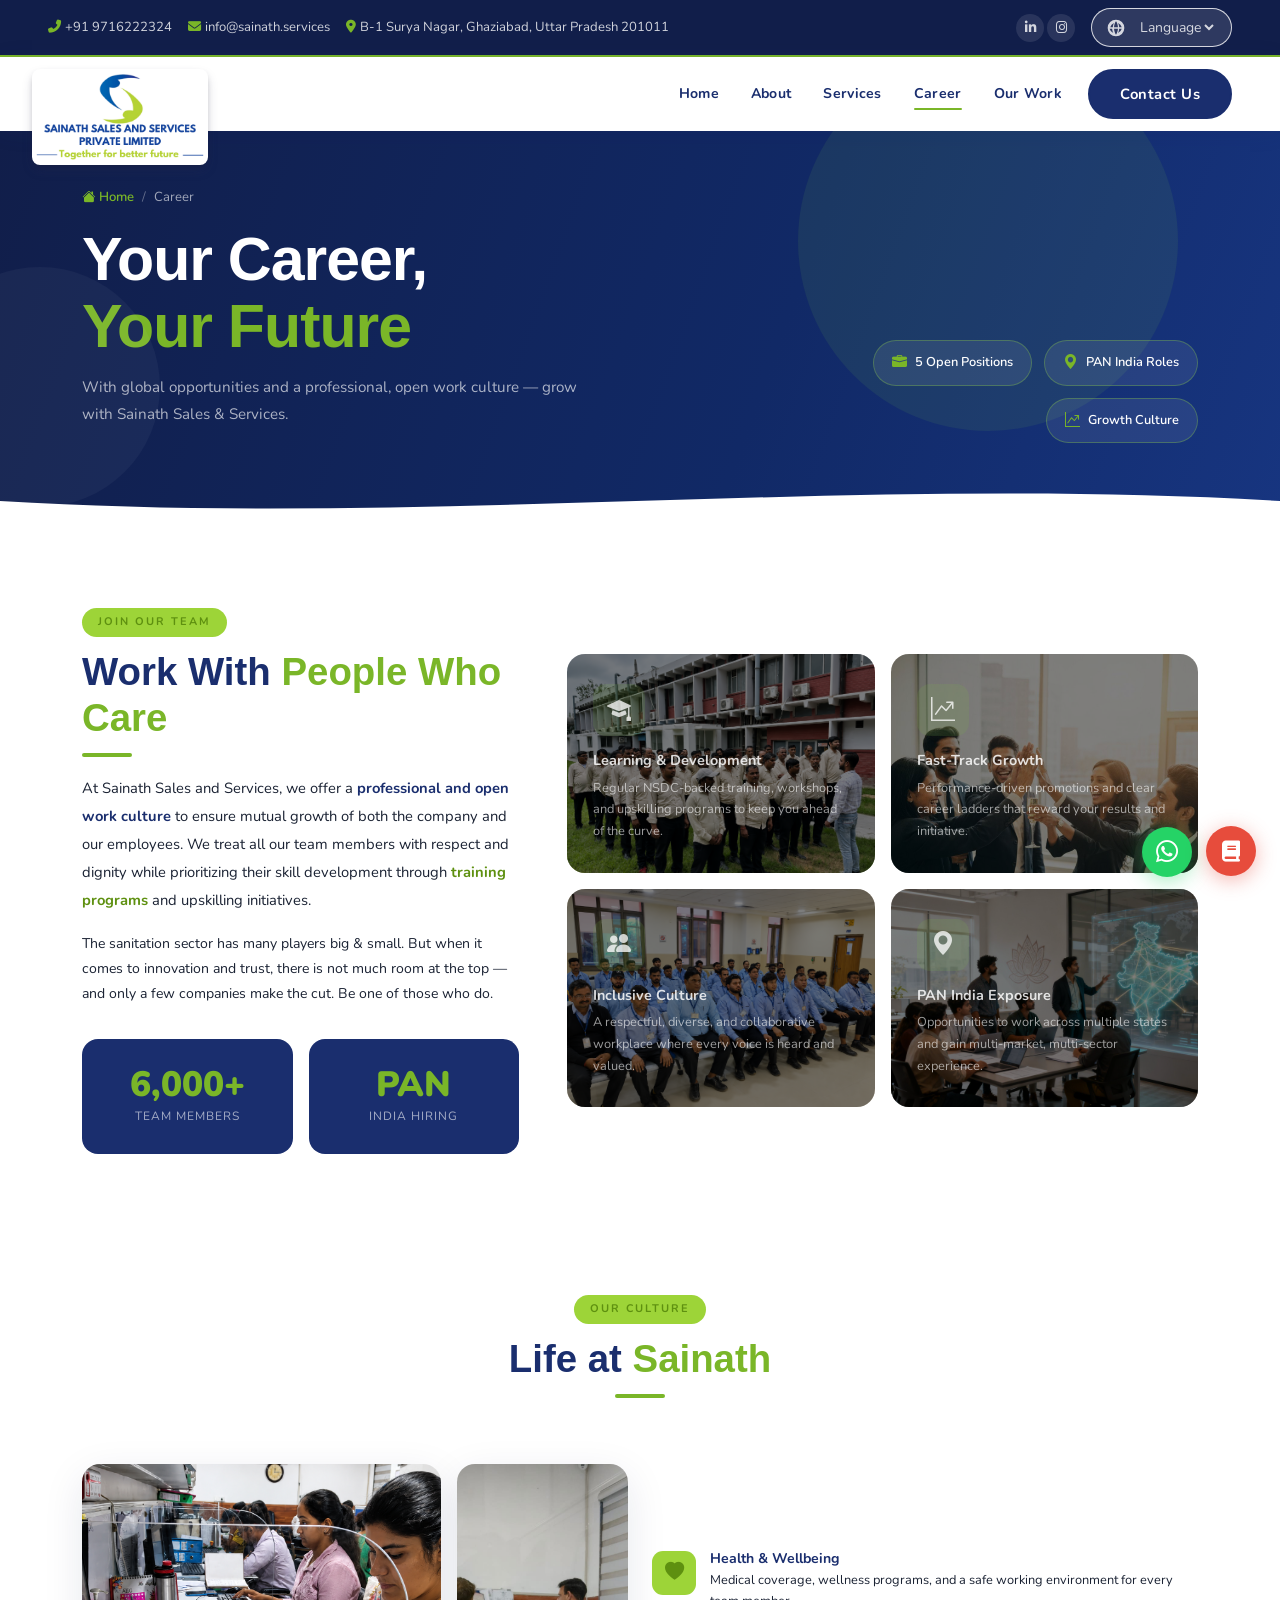
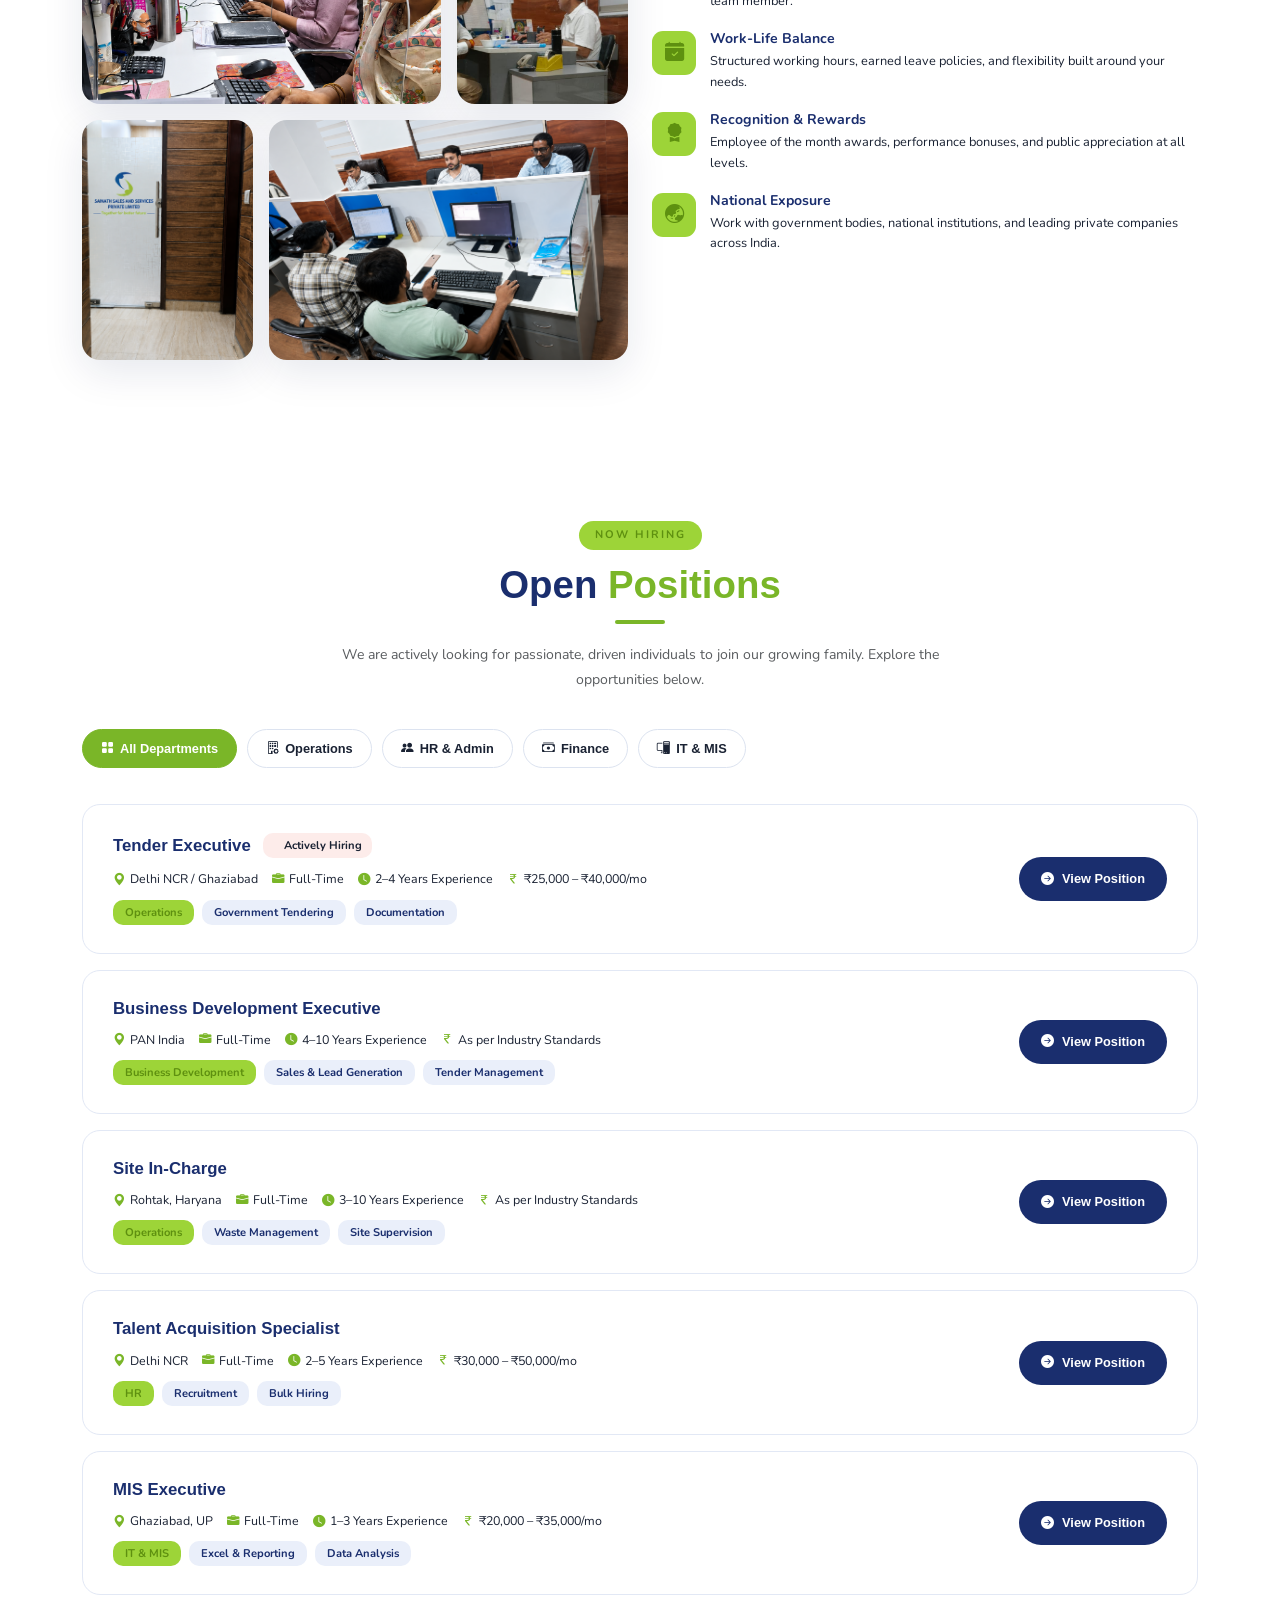
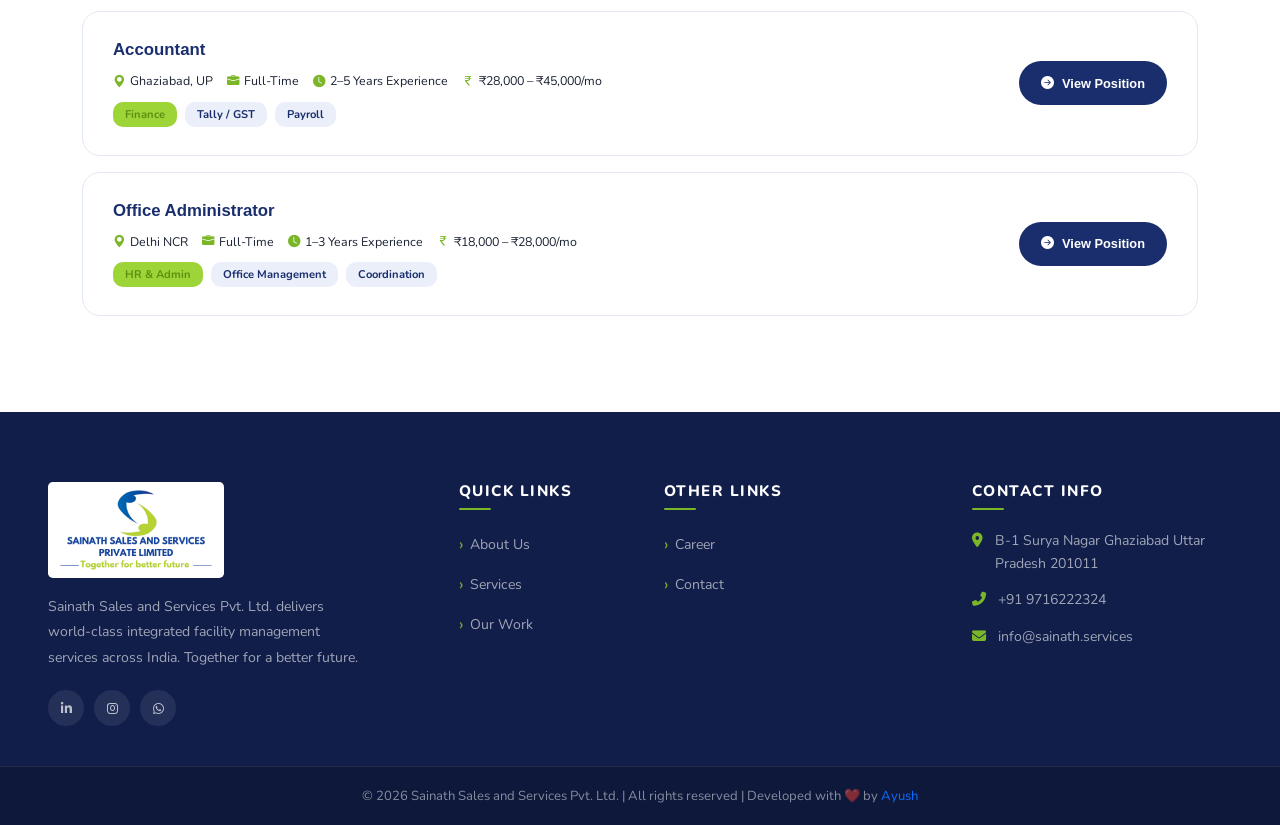
<file: career.html>
<!DOCTYPE html>
<html lang="en">
<head>
    <meta charset="UTF-8">
    <meta name="viewport" content="width=device-width, initial-scale=1.0">
   <link rel="icon" type="image/x-icon" href="./assets/images/ico.ico">
  <title>Sainath Sales & Services Pvt Ltd – Together for Better Future</title>
    <link rel="stylesheet" href="https://cdnjs.cloudflare.com/ajax/libs/bootstrap/5.3.2/css/bootstrap.min.css" />
  <link rel="stylesheet" href="https://cdnjs.cloudflare.com/ajax/libs/font-awesome/6.5.0/css/all.min.css" />
  <link rel="stylesheet" href="https://cdnjs.cloudflare.com/ajax/libs/animate.css/4.1.1/animate.min.css" />
  <link rel="stylesheet" href="https://cdn.jsdelivr.net/npm/bootstrap-icons@1.11.3/font/bootstrap-icons.min.css" />
  <link href="https://fonts.googleapis.com/css2?family=Playfair+Display:wght@700;900&family=Nunito:wght@300;400;600;700;800&display=swap" rel="stylesheet" />
  <link rel="stylesheet" href="./assets/css/header-footer.css" />
  <link rel="stylesheet" href="./assets/css/career.css"/>
  <style>
    .cv-upload-zone{
    cursor:pointer;
    transition:.3s;
}

.cv-upload-zone.dragging{
    border:2px dashed #0d6efd;
    background:#eef5ff;
}

.cv-upload-zone.uploaded{
    border:2px solid #198754;
    background:#f4fff8;
}

.progress{
    height:10px;
    border-radius:20px;
}

.cv-file-name{
    font-weight:600;
    color:#198754;
}
  </style>
</head>
<body>





    <div id="top-header">
  <div class="container-fluid px-3 px-md-5">
    <div class="d-flex flex-wrap justify-content-between align-items-center">
      <div class="top-contacts d-flex flex-wrap gap-3">
        <a href="tel:+919716222324"><i class="fas fa-phone-alt me-1"></i>+91 9716222324</a>
        <a href="mailto:info@sainathservices.com"><i class="fas fa-envelope me-1"></i>info@sainath.services</a>
        <span><i class="fas fa-map-marker-alt me-1"></i>B-1 Surya Nagar, Ghaziabad, Uttar Pradesh 201011</span>
      </div>
      <div class="top-right d-flex align-items-center gap-3">
        <div class="social-links">
          <!-- <a href="#"><i class="fab fa-facebook-f"></i></a> -->
          <!-- <a href="#"><i class="fab fa-twitter"></i></a> -->
          <a href="https://www.linkedin.com/company/sainath-sales-and-services-pvt-ltd/" target="_blank"><i class="fab fa-linkedin-in"></i></a>
          <a href="https://www.instagram.com/snsandspl1109" target="_blank"><i class="fab fa-instagram"></i></a>
          <!-- <a href="#"><i class="fab fa-youtube"></i></a> -->
        </div>
        <!-- Language Toggler -->
        <div class="lang-wrapper dropdown">
          

          <div class="translate-box">
    <svg class="globe-icon" viewBox="0 0 24 24">
        <path fill="currentColor"
            d="M12 2A10 10 0 1 0 12 22A10 10 0 1 0 12 2zm6.93 9h-3.05a15.7 15.7 0 0 0-1.38-5.03A8.02 8.02 0 0 1 18.93 11zM12 4c1.24 1.53 2.12 4.08 2.36 7H9.64C9.88 8.08 10.76 5.53 12 4zm-2.5 1.97A15.7 15.7 0 0 0 8.12 11H5.07A8.02 8.02 0 0 1 9.5 5.97zM4.26 13h3.05a15.7 15.7 0 0 0 1.38 5.03A8.02 8.02 0 0 1 4.26 13zM12 20c-1.24-1.53-2.12-4.08-2.36-7h4.72C14.12 15.92 13.24 18.47 12 20zm2.5-1.97A15.7 15.7 0 0 0 15.88 13h3.05a8.02 8.02 0 0 1-4.43 5.03z"/>
    </svg>

    <select id="custom-language" >
        <option value="">Language</option>
        <option value="en">English</option>
        <option value="hi">हिन्दी</option>
        <option value="fr">Français</option>
        <option value="es">Español</option>
    </select>
</div>

<div id="google_translate_element" style="display:none;"></div>


         
        </div>
      </div>
    </div>
  </div>
</div>

<!-- ===================== MAIN NAVBAR ===================== -->
<nav class="navbar navbar-expand-lg sticky-top" id="mainNav">
  <div class="container-fluid px-3 px-md-5 position-relative">
    <a class="navbar-brand position-absolute" href="./index.html">
      <img src="./assets/images/logo.png" alt="Sainath Logo" id="navLogo" />
    </a>
    <button class="navbar-toggler ms-auto" type="button" data-bs-toggle="collapse" data-bs-target="#navMenu">
      <span class="navbar-toggler-icon"></span>
    </button>
    <div class="collapse navbar-collapse" id="navMenu">
      <ul class="navbar-nav ms-auto align-items-lg-center gap-lg-1">
        <li class="nav-item "><a class="nav-link " href="./index.html">Home</a></li>
        <li class="nav-item"><a class="nav-link" href="./about.html">About</a></li>
        <!-- <li class="nav-item dropdown">
          <a class="nav-link dropdown-toggle" href="#" id="svcDrop" data-bs-toggle="dropdown">Services</a>
          <ul class="dropdown-menu">
            <li><a class="dropdown-item" href="#">Facility Management</a></li>
            <li><a class="dropdown-item" href="#">Housekeeping</a></li>
            <li><a class="dropdown-item" href="#">Green Cleaning</a></li>
            <li><a class="dropdown-item" href="#">Pest Control</a></li>
            <li><a class="dropdown-item" href="#">Landscaping</a></li>
          </ul>
        </li> -->
        <li class="nav-item"><a class="nav-link" href="./services.html">Services</a></li>
        <li class="nav-item"><a class="nav-link active" href="./career.html">Career</a></li>
        <!-- <li class="nav-item"><a class="nav-link" href="#">Testimonials</a></li> -->
       <li class="nav-item"><a class="nav-link" href="./Our Work.html">Our Work</a></li>
        <li class="nav-item ms-lg-2">
          <a class="btn btn-primary-brand" href="./contact.html">Contact Us</a>
        </li>
      </ul>
    </div>
  </div>
</nav>


<!-- ════════════ PAGE HEADER ════════════ -->
<header class="page-header">
  <div class="container">
    <div class="row align-items-end g-4">
      <div class="col-lg-7">
        <nav aria-label="breadcrumb" class="ph-breadcrumb fade-up mb-2">
          <ol class="breadcrumb align-items-center">
            <li class="breadcrumb-item"><a href="#"><i class="bi bi-house-fill me-1"></i>Home</a></li>
            <li class="breadcrumb-item active">Career</li>
          </ol>
        </nav>
        <h1 class="ph-title fade-up delay-1">Your Career,<br><span>Your Future</span></h1>
        <p class="ph-sub fade-up delay-2">With global opportunities and a professional, open work culture — grow with Sainath Sales &amp; Services.</p>
      </div>
      <div class="col-lg-5 fade-right">
        <div class="ph-badges">
          <div class="ph-badge"><i class="bi bi-briefcase-fill"></i><span>5 Open Positions</span></div>
          <div class="ph-badge"><i class="bi bi-geo-alt-fill"></i><span>PAN India Roles</span></div>
          <div class="ph-badge"><i class="bi bi-graph-up-arrow"></i><span>Growth Culture</span></div>
        </div>
      </div>
    </div>
  </div>
  <div class="ph-wave">
    <svg viewBox="0 0 1440 52" preserveAspectRatio="none" xmlns="http://www.w3.org/2000/svg">
      <path d="M0,26 C480,52 960,0 1440,26 L1440,52 L0,52 Z" fill="#ffffff"/>
    </svg>
  </div>
</header>

<!-- ════════════ JOIN OUR TEAM ════════════ -->
<section class="join-section">
  <div class="container">
    <div class="row g-5 align-items-center">
      <div class="col-lg-5 fade-left">
        <span class="eyebrow">Join Our Team</span>
        <h2 class="sec-title">Work With <span>People Who Care</span></h2>
        <div class="divider"></div>
        <p style="color:var(--text-muted);font-size:.92rem;line-height:1.9;margin-bottom:16px;">At Sainath Sales and Services, we offer a <strong style="color:var(--navy);">professional and open work culture</strong> to ensure mutual growth of both the company and our employees. We treat all our team members with respect and dignity while prioritizing their skill development through <strong style="color:var(--green-dark);">training programs</strong> and upskilling initiatives.</p>
        <p style="color:var(--text-muted);font-size:.88rem;line-height:1.8;">The sanitation sector has many players big &amp; small. But when it comes to innovation and trust, there is not much room at the top — and only a few companies make the cut. Be one of those who do.</p>
        <div class="row g-3 mt-3">
          <div class="col-6"><div class="life-stat"><div class="ln">6,000+</div><div class="ll">Team Members</div></div></div>
          <div class="col-6"><div class="life-stat"><div class="ln">PAN</div><div class="ll">India Hiring</div></div></div>
        </div>
      </div>
      <div class="col-lg-7 fade-right">
        <div class="row g-3">
          <div class="col-sm-6">
            <div class="join-value-card join-value-card-learning">
              <div class="jvc-icon position-relative z-1"><i class="bi bi-mortarboard-fill"></i></div>
              <h6 class="position-relative z-1">Learning & Development</h6>
              <p class="position-relative z-1">Regular NSDC-backed training, workshops, and upskilling programs to keep you ahead of the curve.</p>
              <div class="join-value-card-overlay"></div>
            </div>
          </div>
          <div class="col-sm-6">
            <div class="join-value-card join-value-card-growth">
              <div class="jvc-icon position-relative z-1"><i class="bi bi-graph-up-arrow"></i></div>
              <h6 class="position-relative z-1">Fast-Track Growth</h6>
              <p class="position-relative z-1">Performance-driven promotions and clear career ladders that reward your results and initiative.</p>
              <div class="join-value-card-overlay"></div>
            </div>
          </div>
          <div class="col-sm-6">
            <div class="join-value-card join-value-culture">
              <div class="jvc-icon position-relative z-1"><i class="bi bi-people-fill"></i></div>
              <h6 class="position-relative z-1">Inclusive Culture</h6>
              <p class="position-relative z-1">A respectful, diverse, and collaborative workplace where every voice is heard and valued.</p>
              <div class="join-value-card-overlay"></div>
            </div>
          </div>
          <div class="col-sm-6">
            <div class="join-value-card join-value-panindia">
              <div class="jvc-icon position-relative z-1"><i class="bi bi-geo-alt-fill"></i></div>
              <h6 class="position-relative z-1">PAN India Exposure</h6>
              <p class="position-relative z-1">Opportunities to work across multiple states and gain multi-market, multi-sector experience.</p>
              <div class="join-value-card-overlay"></div>
            </div>
          </div>
        </div>
      </div>
    </div>
  </div>
</section>

<!-- ════════════ LIFE AT SAINATH ════════════ -->
<section class="life-section">
  <div class="container">
    <div class="row justify-content-center mb-5">
      <div class="col-lg-6 text-center">
        <span class="eyebrow fade-up">Our Culture</span>
        <h2 class="sec-title fade-up delay-1">Life at <span>Sainath</span></h2>
        <div class="divider mx-auto fade-up delay-1"></div>
      </div>
    </div>
    <div class="row g-4 align-items-center">
      <div class="col-lg-6 fade-left">
        <div class="row g-3 mb-3">
          <div class="col-8"><div class="life-img"><img src="./assets/images/office2.png?w=600&q=80" alt="Team" style="transform: scale(1.2);" /></div></div>
          <div class="col-4"><div class="life-img"><img src="./assets/images/office1.png?w=400&q=80" alt="Team" style="transform: scale(1.2);"/></div></div>
        </div>
        <div class="row g-3">
          <div class="col-4"><div class="life-img"><img src="./assets/images/office3.png?w=400&q=80" alt="Team" style="transform: scale(1.4);"/></div></div>
          <div class="col-8"><div class="life-img"><img src="./assets/images/office.png?w=600&q=80" alt="Office" /></div></div>
        </div>
      </div>
      <div class="col-lg-6 fade-right">
        <div class="life-perk"><div class="lp-icon"><i class="bi bi-heart-fill"></i></div><div><h6>Health & Wellbeing</h6><p>Medical coverage, wellness programs, and a safe working environment for every team member.</p></div></div>
        <div class="life-perk"><div class="lp-icon"><i class="bi bi-calendar-check-fill"></i></div><div><h6>Work-Life Balance</h6><p>Structured working hours, earned leave policies, and flexibility built around your needs.</p></div></div>
        <div class="life-perk"><div class="lp-icon"><i class="bi bi-award-fill"></i></div><div><h6>Recognition & Rewards</h6><p>Employee of the month awards, performance bonuses, and public appreciation at all levels.</p></div></div>
        <!-- <div class="life-perk"><div class="lp-icon"><i class="bi bi-lightning-fill"></i></div><div><h6>Skill Certifications</h6><p>Sponsored certifications and courses that add credentials to your professional profile.</p></div></div> -->
        <div class="life-perk"><div class="lp-icon"><i class="bi bi-globe-asia-australia"></i></div><div><h6>National Exposure</h6><p>Work with government bodies, national institutions, and leading private companies across India.</p></div></div>
      </div>
    </div>
  </div>
</section>

<!-- ════════════ OPEN POSITIONS ════════════ -->
<section class="openings-section">
  <div class="container">
    <div class="row justify-content-center mb-2">
      <div class="col-lg-7 text-center">
        <span class="eyebrow fade-up">Now Hiring</span>
        <h2 class="sec-title fade-up delay-1">Open <span>Positions</span></h2>
        <div class="divider mx-auto fade-up delay-1"></div>
        <p class="text-muted fade-up delay-2" style="font-size:.88rem;line-height:1.8;margin-bottom:28px;">We are actively looking for passionate, driven individuals to join our growing family. Explore the opportunities below.</p>
      </div>
    </div>
    <!-- Filter -->
    <div class="filter-bar fade-up delay-2">
      <button class="filter-btn active" onclick="filterJobs('all',this)"><i class="bi bi-grid-fill"></i> All Departments</button>
      <button class="filter-btn" onclick="filterJobs('operations',this)"><i class="bi bi-building-gear"></i> Operations</button>
      <button class="filter-btn" onclick="filterJobs('hr',this)"><i class="bi bi-people-fill"></i> HR & Admin</button>
      <button class="filter-btn" onclick="filterJobs('finance',this)"><i class="bi bi-cash-stack"></i> Finance</button>
      <button class="filter-btn" onclick="filterJobs('it',this)"><i class="bi bi-pc-display"></i> IT & MIS</button>
    </div>

    <!-- Job Listings -->
    <div id="job-list">

      <div class="job-card fade-up delay-1" data-dept="operations">
        <div class="job-card-left">
          <div class="job-card-top">
            <h5 class="job-title">Tender Executive</h5>
            <span class="job-live"><span class="dot"></span> Actively Hiring</span>
          </div>
          <div class="job-meta">
            <span><i class="bi bi-geo-alt-fill"></i> Delhi NCR / Ghaziabad</span>
            <span><i class="bi bi-briefcase-fill"></i> Full-Time</span>
            <span><i class="bi bi-clock-fill"></i> 2–4 Years Experience</span>
            <span><i class="bi bi-currency-rupee"></i> ₹25,000 – ₹40,000/mo</span>
          </div>
          <div class="job-tags">
            <span class="job-tag">Operations</span>
            <span class="job-tag job-tag-navy">Government Tendering</span>
            <span class="job-tag job-tag-navy">Documentation</span>
          </div>
        </div>
        <button class="btn-view-pos" onclick="openJobModal('tender')"><i class="bi bi-arrow-right-circle-fill"></i> View Position</button>
      </div>

      <div class="job-card fade-up delay-3" data-dept="business-development">
  <div class="job-card-left">
    <div class="job-card-top">
      <h5 class="job-title">Business Development Executive</h5>
    </div>
    <div class="job-meta">
      <span><i class="bi bi-geo-alt-fill"></i> PAN India</span>
      <span><i class="bi bi-briefcase-fill"></i> Full-Time</span>
      <span><i class="bi bi-clock-fill"></i> 4–10 Years Experience</span>
      <span><i class="bi bi-currency-rupee"></i> As per Industry Standards</span>
    </div>
    <div class="job-tags">
      <span class="job-tag">Business Development</span>
      <span class="job-tag job-tag-navy">Sales & Lead Generation</span>
      <span class="job-tag job-tag-navy">Tender Management</span>
    </div>
  </div>
  <button class="btn-view-pos" onclick="openJobModal('businessDevelopmentExecutive')">
    <i class="bi bi-arrow-right-circle-fill"></i> View Position
  </button>
</div>

<div class="job-card fade-up delay-3" data-dept="operations">
  <div class="job-card-left">
    <div class="job-card-top">
      <h5 class="job-title">Site In-Charge</h5>
    </div>
    <div class="job-meta">
      <span><i class="bi bi-geo-alt-fill"></i> Rohtak, Haryana</span>
      <span><i class="bi bi-briefcase-fill"></i> Full-Time</span>
      <span><i class="bi bi-clock-fill"></i> 3–10 Years Experience</span>
      <span><i class="bi bi-currency-rupee"></i> As per Industry Standards</span>
    </div>
    <div class="job-tags">
      <span class="job-tag">Operations</span>
      <span class="job-tag job-tag-navy">Waste Management</span>
      <span class="job-tag job-tag-navy">Site Supervision</span>
    </div>
  </div>
  <button class="btn-view-pos" onclick="openJobModal('siteInCharge')">
    <i class="bi bi-arrow-right-circle-fill"></i> View Position
  </button>
</div>

      <div class="job-card fade-up delay-2" data-dept="hr">
        <div class="job-card-left">
          <div class="job-card-top">
            <h5 class="job-title">Talent Acquisition Specialist</h5>
          </div>
          <div class="job-meta">
            <span><i class="bi bi-geo-alt-fill"></i> Delhi NCR</span>
            <span><i class="bi bi-briefcase-fill"></i> Full-Time</span>
            <span><i class="bi bi-clock-fill"></i> 2–5 Years Experience</span>
            <span><i class="bi bi-currency-rupee"></i> ₹30,000 – ₹50,000/mo</span>
          </div>
          <div class="job-tags">
            <span class="job-tag">HR</span>
            <span class="job-tag job-tag-navy">Recruitment</span>
            <span class="job-tag job-tag-navy">Bulk Hiring</span>
          </div>
        </div>
        <button class="btn-view-pos" onclick="openJobModal('talent')"><i class="bi bi-arrow-right-circle-fill"></i> View Position</button>
      </div>

      <div class="job-card fade-up delay-3" data-dept="it">
        <div class="job-card-left">
          <div class="job-card-top">
            <h5 class="job-title">MIS Executive</h5>
          </div>
          <div class="job-meta">
            <span><i class="bi bi-geo-alt-fill"></i> Ghaziabad, UP</span>
            <span><i class="bi bi-briefcase-fill"></i> Full-Time</span>
            <span><i class="bi bi-clock-fill"></i> 1–3 Years Experience</span>
            <span><i class="bi bi-currency-rupee"></i> ₹20,000 – ₹35,000/mo</span>
          </div>
          <div class="job-tags">
            <span class="job-tag">IT & MIS</span>
            <span class="job-tag job-tag-navy">Excel & Reporting</span>
            <span class="job-tag job-tag-navy">Data Analysis</span>
          </div>
        </div>
        <button class="btn-view-pos" onclick="openJobModal('mis')"><i class="bi bi-arrow-right-circle-fill"></i> View Position</button>
      </div>

      <div class="job-card fade-up delay-1" data-dept="finance">
        <div class="job-card-left">
          <div class="job-card-top">
            <h5 class="job-title">Accountant</h5>
          </div>
          <div class="job-meta">
            <span><i class="bi bi-geo-alt-fill"></i> Ghaziabad, UP</span>
            <span><i class="bi bi-briefcase-fill"></i> Full-Time</span>
            <span><i class="bi bi-clock-fill"></i> 2–5 Years Experience</span>
            <span><i class="bi bi-currency-rupee"></i> ₹28,000 – ₹45,000/mo</span>
          </div>
          <div class="job-tags">
            <span class="job-tag">Finance</span>
            <span class="job-tag job-tag-navy">Tally / GST</span>
            <span class="job-tag job-tag-navy">Payroll</span>
          </div>
        </div>
        <button class="btn-view-pos" onclick="openJobModal('accountant')"><i class="bi bi-arrow-right-circle-fill"></i> View Position</button>
      </div>

      <div class="job-card fade-up delay-2" data-dept="hr">
        <div class="job-card-left">
          <div class="job-card-top">
            <h5 class="job-title">Office Administrator</h5>
          </div>
          <div class="job-meta">
            <span><i class="bi bi-geo-alt-fill"></i> Delhi NCR</span>
            <span><i class="bi bi-briefcase-fill"></i> Full-Time</span>
            <span><i class="bi bi-clock-fill"></i> 1–3 Years Experience</span>
            <span><i class="bi bi-currency-rupee"></i> ₹18,000 – ₹28,000/mo</span>
          </div>
          <div class="job-tags">
            <span class="job-tag">HR & Admin</span>
            <span class="job-tag job-tag-navy">Office Management</span>
            <span class="job-tag job-tag-navy">Coordination</span>
          </div>
        </div>
        <button class="btn-view-pos" onclick="openJobModal('admin')"><i class="bi bi-arrow-right-circle-fill"></i> View Position</button>
      </div>

    </div><!-- /job-list -->
  </div>
</section>

<!-- ════════════ HIRING PROCESS ════════════ -->
<!-- <section class="process-section">
  <div class="container" style="position:relative;z-index:1;">
    <div class="row justify-content-center mb-5">
      <div class="col-lg-6 text-center">
        <span class="eyebrow" style="background:rgba(122,182,72,.18);color:var(--green);">Our Hiring Process</span>
        <h2 class="sec-title fade-up delay-1" style="color:#fff;">How We <span>Hire</span></h2>
        <div class="divider mx-auto fade-up delay-1"></div>
      </div>
    </div>
    <div class="row g-4 text-center">
      <div class="col-6 col-md-4 col-lg-2 fade-up delay-1"><div class="proc-step"><div class="proc-num">01</div><h6>Apply Online</h6><p>Submit your application and CV through our simple form.</p></div></div>
      <div class="col-6 col-md-4 col-lg-2 fade-up delay-2"><div class="proc-step"><div class="proc-num">02</div><h6>Screening</h6><p>Our HR team reviews your profile within 3 business days.</p></div></div>
      <div class="col-6 col-md-4 col-lg-2 fade-up delay-3"><div class="proc-step"><div class="proc-num">03</div><h6>Phone Call</h6><p>A brief introductory call to understand your background and goals.</p></div></div>
      <div class="col-6 col-md-4 col-lg-2 fade-up delay-1"><div class="proc-step"><div class="proc-num">04</div><h6>Interview</h6><p>In-person or virtual interview with the hiring manager.</p></div></div>
      <div class="col-6 col-md-4 col-lg-2 fade-up delay-2"><div class="proc-step"><div class="proc-num">05</div><h6>Offer Letter</h6><p>Receive your offer and onboarding details within 48 hours.</p></div></div>
      <div class="col-6 col-md-4 col-lg-2 fade-up delay-3"><div class="proc-step"><div class="proc-num">06</div><h6>Welcome!</h6><p>Join the Sainath family and begin your growth journey.</p></div></div>
    </div>
  </div>
</section> -->

<!-- ════════════ CTA ════════════ -->
<!-- <section style="background:linear-gradient(120deg,var(--green-dark) 0%,var(--green) 100%);padding:70px 0;">
  <div class="container text-center">
    <h2 class="fade-up" style="font-family:'Montserrat',sans-serif;font-weight:800;font-size:clamp(1.4rem,3vw,2.2rem);color:#fff;margin-bottom:10px;">Don't See a Role That Fits?</h2>
    <p class="fade-up delay-1" style="color:rgba(255,255,255,.85);font-size:.92rem;margin-bottom:26px;">Send us your CV anyway — we're always on the lookout for exceptional talent.</p>
    <div class="fade-up delay-2">
      <button class="btn-apply-big" onclick="openApplyModal('general','General Application')"><i class="bi bi-send-fill"></i> Send Your CV</button>
    </div>
  </div>
</section> -->


<!-- ═══════════════════════════════════════════
     JOB DETAIL MODAL
════════════════════════════════════════════ -->
<div class="modal-backdrop-custom" id="jobModal" onclick="closeJobModalOutside(event)">
  <div class="modal-box" id="jobModalBox">
    <div class="modal-header-band">
      <button class="modal-close-btn" onclick="closeJobModal()"><i class="bi bi-x-lg"></i></button>
      <div class="job-live mb-2" style="display:inline-flex;" id="modalLiveBadge" style="display:none;"></div>
      <h2 class="modal-job-title" id="modalTitle">Position Title</h2>
      <div class="modal-job-meta" id="modalMeta"></div>
    </div>
    <div class="modal-body-pad" id="modalBody"></div>
  </div>
</div>

<!-- ═══════════════════════════════════════════
     APPLY FORM MODAL
════════════════════════════════════════════ -->
<div class="apply-modal-backdrop" id="applyModal" onclick="closeApplyModalOutside(event)">
  <div class="apply-modal-box" id="applyModalBox">
    <div class="apply-header">
      <button class="modal-close-btn" onclick="closeApplyModal()"><i class="bi bi-x-lg"></i></button>
      <h4>Apply for: <span id="applyJobTitle">Position</span></h4>
      <p>Fill in the details below and attach your CV. We'll get back to you within 3 business days.</p>
    </div>
    <div class="apply-body">
      <form id="applyFormContent"
      name="job-application"
      method="POST"
      data-netlify="true"
      netlify-honeypot="bot-field"
      action="/success.html">

    <!-- Required for Netlify -->
    <input type="hidden" name="form-name" value="job-application">

    <!-- Honeypot -->
    <p hidden>
        <label>
            Don't fill this out:
            <input name="bot-field">
        </label>
    </p>

    <div class="form-section-label">Personal Information</div>

    <div class="row g-3 mb-3">

        <div class="col-sm-6">
            <label class="form-label-custom">
                Full Name <span>*</span>
            </label>

            <input
                type="text"
                class="form-ctrl"
                id="applyName"
                name="Full Name"
                placeholder="e.g. Rahul Sharma"
                required>
        </div>

        <div class="col-sm-6">
            <label class="form-label-custom">
                Phone Number <span>*</span>
            </label>

            <input
                type="tel"
                class="form-ctrl"
                id="applyPhone"
                name="Phone Number"
                placeholder="+91 98765 43210"
                maxlength="10"
                pattern="[6-9][0-9]{9}"
                required>
        </div>

        <div class="col-sm-6">
            <label class="form-label-custom">
                Email Address <span>*</span>
            </label>

            <input
                type="email"
                class="form-ctrl"
                id="applyEmail"
                name="Email Address"
                placeholder="rahul@example.com"
                required>
        </div>

        <div class="col-sm-6">
            <label class="form-label-custom">
                Current Location <span>*</span>
            </label>

            <input
                type="text"
                class="form-ctrl"
                id="applyCity"
                name="Current Location"
                placeholder="City, State"
                required>
        </div>

    </div>

    <div class="form-section-label">Professional Details</div>

    <div class="row g-3 mb-3">

        <div class="col-sm-6">

            <label class="form-label-custom">
                Total Experience <span>*</span>
            </label>

            <select
                class="form-ctrl"
                id="applyExp"
                name="Total Experience"
                required>

                <option value="">Select experience</option>
                <option>Fresher (0 years)</option>
                <option>1 – 2 years</option>
                <option>2 – 4 years</option>
                <option>4 – 6 years</option>
                <option>6+ years</option>

            </select>

        </div>

        <div class="col-sm-6">

            <label class="form-label-custom">
                Current / Last CTC
            </label>

            <input
                type="text"
                class="form-ctrl"
                id="applyCtc"
                name="Current / Last CTC"
                placeholder="e.g. ₹3.5 LPA">

        </div>

        <div class="col-sm-6">

            <label class="form-label-custom">
                Expected CTC <span>*</span>
            </label>

            <input
                type="text"
                class="form-ctrl"
                id="applyExpCtc"
                name="Expected CTC"
                placeholder="e.g. ₹4.5 LPA"
                required>

        </div>

        <div class="col-sm-6">

            <label class="form-label-custom">
                Notice Period
            </label>

            <select
                class="form-ctrl"
                id="applyNotice"
                name="Notice Period">

                <option value="">Select notice period</option>
                <option>Immediate / Serving notice</option>
                <option>15 days</option>
                <option>30 days</option>
                <option>60 days</option>
                <option>90 days</option>

            </select>

        </div>

    </div>

    <div class="form-section-label">
        Upload CV / Resume
    </div>

    <div class="cv-upload-zone mb-3" id="uploadZone">

        <input
            type="file"
            id="cvFile"
            accept=".pdf,.doc,.docx"
            hidden>

        <!-- Resume URL saved by Cloudinary -->
        <input
            type="hidden"
            id="resumeUrl"
            name="Resume URL">

        <div class="uz-icon">
            <i class="bi bi-cloud-arrow-up-fill"></i>
        </div>

        <div class="uz-text">
            Click to upload or drag & drop your CV
        </div>

        <div class="uz-sub">
            PDF, DOC or DOCX (Maximum 5 MB)
        </div>

        <div class="progress mt-3 d-none" id="uploadProgress">

            <div
                id="uploadBar"
                class="progress-bar progress-bar-striped progress-bar-animated"
                style="width:0%">

                0%

            </div>

        </div>

        <div
            class="cv-file-name mt-3 d-none"
            id="cvFileName">

            <i class="bi bi-file-earmark-check-fill text-success me-1"></i>

            <span></span>

        </div>

    </div>

    <div class="form-check mb-4">

        <input
            class="form-check-input"
            type="checkbox"
            id="applyConsent"
            name="Consent"
            required>

        <label
            class="form-check-label"
            for="applyConsent"
            style="font-size:.8rem;color:var(--text-muted);">

            I agree that my personal information and CV may be stored and used by
            Sainath Sales &amp; Services Pvt. Ltd. for recruitment purposes.

        </label>

    </div>

    <button
        type="submit"
        class="submit-btn">

        <i class="bi bi-send-fill"></i>

        Submit Application

    </button>

</form>

      <!-- Success Screen -->
      <div class="success-screen" id="applySuccess">
        <div class="success-icon"><i class="bi bi-check-lg"></i></div>
        <h4>Application Submitted!</h4>
        <p>Thank you for applying to Sainath Sales & Services. Our HR team will review your profile and reach out within <strong>3 business days</strong>.<br><br>We appreciate your interest in growing with us!</p>
        <button class="btn-apply-big mt-4" onclick="closeApplyModal()"><i class="bi bi-arrow-left"></i> Back to Careers</button>
      </div>
    </div>
  </div>
</div>



<!-- footer starts -->



<!-- ===================== FOOTER ===================== -->
<footer id="footer">
  <div class="footer-top">
    <div class="container-fluid px-3 px-md-5">
      <div class="row g-5">
        <div class="col-lg-4 col-md-6">
          <div class="footer-brand">
            <div class="footer-logo-img mb-3">
              <img src="./assets/images/logo.png" alt="Logo" class="footer-logo" />
            </div>
            
            <p>Sainath Sales and Services Pvt. Ltd. delivers world-class integrated facility management services across India. Together for a better future.</p>
            <div class="footer-social">
              <!-- <a href="#"><i class="fab fa-facebook-f"></i></a> -->
              <!-- <a href="#"><i class="fab fa-twitter"></i></a> -->
              <a href="https://www.linkedin.com/company/sainath-sales-and-services-pvt-ltd/" target="_blank"><i class="fab fa-linkedin-in"></i></a>
              <a href="https://www.instagram.com/snsandspl1109" target="_blank"><i class="fab fa-instagram"></i></a>
              <!-- <a href="#"><i class="fab fa-youtube"></i></a> -->
              <a href="https://wa.me/919716222324" target="_blank"><i class="fab fa-whatsapp"></i></a>
            </div>
          </div>
        </div>
        <div class="col-lg-2 col-md-3 col-6">
          <h5 class="footer-heading">Quick Links</h5>
          <ul class="footer-links">
            <!-- <li><a href="#hero">Home</a></li> -->
            <li><a href="./about.html">About Us</a></li>
            <li><a href="./services.html">Services</a></li>
            <li><a href="./Our Work.html">Our Work</a></li>
            <!-- <li><a href="#team">Our Team</a></li> -->
            
          </ul>
        </div>
        <div class="col-lg-3 col-md-3 col-6">
          <h5 class="footer-heading">Other Links</h5>
          <ul class="footer-links">
            <li><a href="./career.html">Career</a></li>
            <li><a href="./contact.html">Contact</a></li>
          </ul>
        </div>
        <div class="col-lg-3 col-md-6">
          <h5 class="footer-heading">Contact Info</h5>
          <ul class="footer-contact">
            <li><i class="fas fa-map-marker-alt"></i>B-1 Surya Nagar
Ghaziabad
Uttar Pradesh 201011</li>
            <li><i class="fas fa-phone-alt"></i><a href="tel:+911234567890">+91 9716222324</a></li>
            <li><i class="fas fa-envelope"></i><a href="mailto:info@sainathservices.com">info@sainath.services</a></li>
          </ul>
          <!-- <div class="footer-cert mt-3">
            <span class="cert-badge"><i class="fas fa-certificate"></i> ISO 9001:2015</span>
            <span class="cert-badge"><i class="fas fa-shield-alt"></i> Verified</span>
          </div> -->
        </div>
      </div>
    </div>
  </div>
  <div class="footer-bottom">
    <div class="container-fluid px-3 px-md-5">
      <div class="d-flex flex-wrap justify-content-center align-items-center gap-2">
        <p class="mb-0 text-center">© 2026 Sainath Sales and Services Pvt. Ltd. | All rights reserved | Developed with ❤️ by <a class="text-gray-300 text-decoration-none" href="https://www.linkedin.com/in/ayushdce2/" target="_blank">Ayush</a></p>

        
        <!-- <div class="footer-bottom-links">
          <a href="#">Privacy Policy</a>
          <a href="#">Terms of Service</a>
          <a href="#">Sitemap</a>
        </div> -->
      </div>
    </div>
  </div>
</footer>

<!-- ===================== FLOATING ELEMENTS ===================== -->

<!-- Fixed Enquiry Sidebar -->
<!-- <div id="enquirySidebar" class="enquiry-sidebar">
  <div class="enquiry-tab" id="enquiryTab">
    <i class="fas fa-comment-dots"></i>
    <span>Quick Enquiry</span>
  </div>
  <div class="enquiry-form-panel" id="enquiryPanel">
    <div class="eq-header">
      <h6><i class="fas fa-headset me-2"></i>Quick Enquiry</h6>
      <button class="eq-close" id="closeEnquiry"><i class="fas fa-times"></i></button>
    </div>
    <form id="quickEnquiryForm">
      <input type="text" class="form-control mb-2" placeholder="Your Name" required />
      <input type="tel" class="form-control mb-2" placeholder="Phone Number" required />
      <input type="email" class="form-control mb-2" placeholder="Email Address" />
      <select class="form-select mb-2">
        <option value="">Select Service</option>
        <option>Facility Management</option>
        <option>Housekeeping</option>
        <option>Green Cleaning</option>
        <option>Pest Control</option>
        <option>Other</option>
      </select>
      <textarea class="form-control mb-3" rows="3" placeholder="Your Message..."></textarea>
      <button type="submit" class="btn btn-primary-brand w-100">Submit Enquiry</button>
    </form>
  </div>
</div> -->

<!-- Go to Top -->
<button id="goToTop" class="go-top-btn" title="Go to top">
  <i class="fas fa-chevron-up"></i>
</button>

<!-- WhatsApp Float -->
<a href="https://wa.me/919716222324" class="whatsapp-float" target="_blank" title="Chat on WhatsApp">
  <i class="fab fa-whatsapp"></i>
</a>

<!-- Download Brochure Float -->
<a href="#" class="brochure-float" id="brochureFloat" title="Download Brochure">

<i class="fas fa-book"></i>          

</a>



<script src="./assets/js/bootstrap.bundle.min.js"></script>

<script src="./assets/js/script.js"></script>
<script src="https://translate.google.com/translate_a/element.js?cb=googleTranslateElementInit"></script>
<script>
function googleTranslateElementInit() {
    new google.translate.TranslateElement({
        pageLanguage: 'en',
        autoDisplay: false
    }, 'google_translate_element');
}

document.addEventListener("DOMContentLoaded", function () {
    document.getElementById("custom-language")
        .addEventListener("change", function () {
            changeLanguage(this.value);
        });
});

function changeLanguage(lang) {
    let interval = setInterval(() => {
        let select = document.querySelector('.goog-te-combo');

        if (select) {
            select.value = lang;
            select.dispatchEvent(new Event('change'));
            clearInterval(interval);
        }
    }, 500);
}
</script>

<!-- <script src="https://cdn.jsdelivr.net/npm/bootstrap@5.3.3/dist/js/bootstrap.bundle.min.js"></script> -->
<script>
// ── JOB DATA ──
const jobs = {
  tender: {
    title: 'Tender Executive',
    live: true,
    meta: [
      { icon: 'bi-geo-alt-fill', text: 'Delhi NCR / Ghaziabad' },
      { icon: 'bi-briefcase-fill', text: 'Full-Time' },
      { icon: 'bi-clock-fill', text: '2–4 Years Experience' },
      { icon: 'bi-currency-rupee', text: '₹25,000 – ₹40,000 / month' },
      { icon: 'bi-building', text: 'Operations Department' },
    ],
    about: 'We are looking for an experienced Tender Executive to manage the preparation, submission, and tracking of government and private tenders for facility management and housekeeping contracts across India. You will work closely with our operations and business development teams to ensure timely and accurate submissions.',
    responsibilities: [
      'Identify and track government e-tenders (GeM, CPP portal) and private tenders relevant to facility management',
      'Prepare comprehensive tender documents including technical bids, financial bids, and supporting documents',
      'Coordinate with internal teams to gather required information, certificates, and approvals',
      'Maintain an organised tender calendar and submission tracker',
      'Ensure compliance with all eligibility criteria, qualification requirements, and submission guidelines',
      'Follow up with clients on tender results and feedback for future improvement',
      'Build and maintain a library of standard tender documents and templates',
    ],
    requirements: [
      'Graduate in any discipline; MBA / B.Com preferred',
      '2–4 years of experience in government tendering or procurement',
      'Proficiency in MS Office, especially Excel and Word',
      'Strong knowledge of GeM portal, CPPP, and state-level procurement portals',
      'Excellent written communication and documentation skills',
      'Ability to work under pressure and meet strict deadlines',
    ],
    skills: ['Government Tendering', 'GeM Portal', 'Documentation', 'MS Office', 'Bid Management', 'Compliance']
  },
  talent: {
    title: 'Talent Acquisition Specialist',
    live: false,
    meta: [
      { icon: 'bi-geo-alt-fill', text: 'Delhi NCR' },
      { icon: 'bi-briefcase-fill', text: 'Full-Time' },
      { icon: 'bi-clock-fill', text: '2–5 Years Experience' },
      { icon: 'bi-currency-rupee', text: '₹30,000 – ₹50,000 / month' },
      { icon: 'bi-building', text: 'Human Resources' },
    ],
    about: 'As a Talent Acquisition Specialist at Sainath, you will be responsible for sourcing, screening, and hiring candidates across our operations, administration, and technical functions. You will manage end-to-end recruitment — from posting JDs to offer rollout — ensuring we attract and retain the best talent.',
    responsibilities: [
      'Manage full-cycle recruitment for both field and corporate roles across multiple states',
      'Source candidates through job portals (Naukri, LinkedIn, Indeed), referrals, and campus drives',
      'Screen resumes, conduct telephonic interviews, and schedule in-person / video interviews',
      'Coordinate bulk hiring drives for housekeeping and facility management staff',
      'Maintain applicant tracking and recruitment dashboards',
      'Collaborate with department heads to understand hiring needs and define job profiles',
      'Ensure a positive candidate experience throughout the hiring journey',
    ],
    requirements: [
      'Graduate / MBA in HR or related field',
      '2–5 years of end-to-end recruitment experience; exposure to blue-collar hiring is a plus',
      'Strong sourcing skills across Naukri, LinkedIn, and social media',
      'Excellent communication, interpersonal, and negotiation skills',
      'Ability to manage multiple open positions simultaneously',
    ],
    skills: ['End-to-End Recruitment', 'Bulk Hiring', 'Naukri / LinkedIn', 'Campus Drives', 'ATS', 'HR Coordination']
  },
  businessDevelopmentExecutive: { title: 'Business Development Executive', live: false, meta: [ { icon: 'bi-geo-alt-fill', text: 'PAN India' }, { icon: 'bi-briefcase-fill', text: 'Full-Time' }, { icon: 'bi-clock-fill', text: '4–10 Years Experience' }, { icon: 'bi-currency-rupee', text: 'Salary: As per Industry Standards' }, { icon: 'bi-building', text: 'Business Development & Sales Department' }, ], about: 'We are seeking a target-oriented Business Development Executive to drive new business opportunities and revenue growth in the Facility Management sector. The role involves lead generation, client acquisition, tender participation, proposal development, client meetings, contract negotiations, and building long-term relationships with government and private-sector clients across India.', responsibilities: [ 'Identify and develop new business opportunities across Facility Management, Housekeeping, Manpower Supply, Security Services, Waste Management, and other IFM services', 'Generate leads through field visits, networking, referrals, cold calling, digital platforms, and market research', 'Build and maintain strong relationships with government departments, PSUs, corporates, educational institutions, hospitals, residential societies, and industrial clients', 'Conduct client meetings, presentations, and site surveys to understand requirements and recommend suitable service solutions', 'Prepare technical proposals, commercial quotations, cost estimates, presentations, and service agreements', 'Identify and coordinate tender opportunities through GeM, CPPP, State e-Procurement Portals, and other procurement platforms', 'Negotiate commercial terms, finalize contracts, and ensure timely closure and successful project handover to the operations team', 'Achieve monthly, quarterly, and annual sales and revenue targets', 'Maintain accurate records of leads, client interactions, opportunities, and sales activities in the CRM', 'Monitor market trends, competitor activities, and upcoming business opportunities to support business growth', 'Develop existing client relationships to drive repeat business, contract renewals, and customer satisfaction', 'Prepare and submit periodic MIS reports, sales forecasts, and pipeline updates to management', ], requirements: [ 'Bachelor’s Degree in Business Administration, Marketing, Commerce, or a related discipline', 'MBA in Marketing or Sales will be an added advantage', '4–10 years of experience in Business Development, Sales, or Marketing, preferably in Facility Management or related industries', 'Experience handling government and private-sector clients is preferred', 'Knowledge of GeM, CPPP, and e-Tendering processes is an added advantage', 'Excellent communication, presentation, negotiation, and relationship management skills', 'Good understanding of Facility Management services and industry practices', 'Proficiency in Microsoft Word, Excel, and PowerPoint', 'Strong analytical, organizational, and time-management skills', 'Willingness to travel extensively for client meetings and site visits', ], skills: ['Business Development', 'Lead Generation', 'Client Relationship Management', 'Tender Management', 'Proposal Development', 'Negotiation', 'Sales & Revenue Growth', 'GeM / E-Tendering'] 
  },
  mis: {
    title: 'MIS Executive',
    live: false,
    meta: [
      { icon: 'bi-geo-alt-fill', text: 'Ghaziabad, Uttar Pradesh' },
      { icon: 'bi-briefcase-fill', text: 'Full-Time' },
      { icon: 'bi-clock-fill', text: '1–3 Years Experience' },
      { icon: 'bi-currency-rupee', text: '₹20,000 – ₹35,000 / month' },
      { icon: 'bi-building', text: 'IT & MIS Department' },
    ],
    about: 'We are seeking a detail-oriented MIS Executive to maintain and manage information systems, generate operational reports, and support management decision-making through accurate and timely data. This role is central to our reporting infrastructure across all business units.',
    responsibilities: [
      'Prepare daily, weekly, and monthly MIS reports for management review',
      'Maintain and update databases related to HR, operations, attendance, and payroll',
      'Analyse data trends and present actionable insights to management',
      'Design and maintain automated Excel dashboards and trackers',
      'Coordinate with operations and HR teams for data collection and validation',
      'Manage documentation and ensure data accuracy across all systems',
    ],
    requirements: [
      'Graduate in Computer Science, BCA, or equivalent',
      '1–3 years of MIS / data reporting experience',
      'Advanced proficiency in MS Excel (pivot tables, VLOOKUP, macros)',
      'Experience with Power BI or similar reporting tools is a plus',
      'Strong analytical mindset and attention to detail',
    ],
    skills: ['Advanced Excel', 'MIS Reporting', 'Power BI', 'Data Analysis', 'Dashboard Design', 'VBA / Macros']
  },
  siteInCharge: {
  title: 'Site In-Charge',
  live: false,
  meta: [
    { icon: 'bi-geo-alt-fill', text: 'Rohtak, Haryana' },
    { icon: 'bi-briefcase-fill', text: 'Full-Time' },
    { icon: 'bi-clock-fill', text: '3–10 Years Experience' },
    { icon: 'bi-currency-rupee', text: 'Salary: As per Industry Standards' },
    { icon: 'bi-building', text: 'Operations & Sanitation Department' },
  ],
  about: 'We are seeking an experienced and responsible Site In-Charge to supervise and manage day-to-day door-to-door municipal solid waste collection operations. The role involves manpower and vehicle deployment, route monitoring, waste collection and transportation, public grievance resolution, coordination with municipal officials, and ensuring compliance with project requirements and operational guidelines.',
  responsibilities: [
    'Supervise daily door-to-door waste collection operations within the assigned ward or zone',
    'Ensure 100% route coverage as per the approved route plan and work order',
    'Monitor waste collection, segregation, transportation, and disposal activities',
    'Ensure timely deployment of manpower, vehicles, and equipment',
    'Coordinate with drivers, supervisors, and sanitation workers for smooth daily operations',
    'Liaise with Municipal Corporation officials and project representatives',
    'Address and resolve public complaints related to waste collection promptly',
    'Monitor attendance, workforce deployment, route execution, and operational performance',
    'Ensure compliance with municipal guidelines, project requirements, and safety procedures',
    'Support municipal inspections and provide necessary operational updates to management',
  ],
  requirements: [
    'Graduate preferred',
    '3–10 years of experience in Municipal Solid Waste Management, Facility Management, or Sanitation Operations',
    'Experience in government or municipal projects will be preferred',
    'Strong leadership and team management skills',
    'Good communication, coordination, and problem-solving abilities',
    'Knowledge of route planning and manpower deployment',
    'Basic proficiency in MS Excel, MS Word, and Email',
    'Experience with GPS/RFID monitoring systems is preferred',
    'Ability to handle public grievances and municipal inspections',
    'Willingness to work in shifts, including weekends and holidays, as per operational requirements',
  ],
  skills: [
    'Site Operations',
    'Waste Management',
    'Manpower Management',
    'Route Planning',
    'Team Leadership',
    'GPS / RFID Monitoring',
    'Public Grievance Handling',
    'Municipal Coordination'
  ]
},
  accountant: {
    title: 'Accountant',
    live: false,
    meta: [
      { icon: 'bi-geo-alt-fill', text: 'Ghaziabad, Uttar Pradesh' },
      { icon: 'bi-briefcase-fill', text: 'Full-Time' },
      { icon: 'bi-clock-fill', text: '2–5 Years Experience' },
      { icon: 'bi-currency-rupee', text: '₹28,000 – ₹45,000 / month' },
      { icon: 'bi-building', text: 'Finance & Accounts' },
    ],
    about: 'We are looking for a qualified Accountant to manage day-to-day accounting operations, ensure GST and TDS compliance, and support financial reporting. The ideal candidate will have strong knowledge of Tally and statutory compliance requirements for service-sector companies.',
    responsibilities: [
      'Maintain books of accounts, journal entries, and ledger reconciliation in Tally',
      'Prepare and file monthly GST returns (GSTR-1, GSTR-3B) accurately and on time',
      'Handle TDS deductions, deposits, and quarterly TDS returns',
      'Process payroll and ensure timely salary disbursements',
      'Bank reconciliation and management of petty cash',
      'Assist in monthly and annual financial statements and audit preparation',
      'Coordinate with CA/auditors for statutory compliance requirements',
    ],
    requirements: [
      'B.Com / M.Com or equivalent; CA Inter preferred',
      '2–5 years of accounting experience in a service company',
      'Proficient in Tally ERP 9 / Tally Prime',
      'Strong knowledge of GST, TDS, and Indian taxation laws',
      'Attention to detail and high accuracy in financial data',
    ],
    skills: ['Tally ERP / Prime', 'GST Filing', 'TDS Compliance', 'Payroll Processing', 'Bank Reconciliation', 'MS Excel']
  },
  admin: {
    title: 'Office Administrator',
    live: false,
    meta: [
      { icon: 'bi-geo-alt-fill', text: 'Delhi NCR' },
      { icon: 'bi-briefcase-fill', text: 'Full-Time' },
      { icon: 'bi-clock-fill', text: '1–3 Years Experience' },
      { icon: 'bi-currency-rupee', text: '₹18,000 – ₹28,000 / month' },
      { icon: 'bi-building', text: 'Administration' },
    ],
    about: 'We are looking for an organised, proactive Office Administrator to manage day-to-day administrative functions of our Delhi NCR office. This role requires excellent coordination skills, attention to detail, and the ability to handle multiple administrative tasks efficiently.',
    responsibilities: [
      'Manage office supplies, inventory, vendor coordination, and procurement',
      'Handle front desk operations, visitor management, and inbound calls',
      'Maintain physical and digital filing systems and records',
      'Coordinate internal meetings, travel arrangements, and logistics',
      'Assist HR with employee onboarding documentation and attendance records',
      'Liaise with building management, housekeeping, and IT for facility upkeep',
      'Support senior management with scheduling and administrative tasks',
    ],
    requirements: [
      'Graduate in any discipline',
      '1–3 years of administrative / office management experience',
      'Proficiency in MS Office (Word, Excel, Outlook)',
      'Excellent verbal and written communication in English and Hindi',
      'Strong multitasking ability and a proactive attitude',
    ],
    skills: ['Office Management', 'MS Office', 'Vendor Coordination', 'Record Keeping', 'Travel & Logistics', 'Communication']
  },
  general: {
    title: 'General Application',
    live: false,
    meta: [],
    about: '',
    responsibilities: [],
    requirements: [],
    skills: []
  }
};

let currentJobTitle = '';

function openJobModal(key) {
  const job = jobs[key];
  if (!job) return;
  currentJobTitle = job.title;

  // Live badge
  const liveBadge = document.getElementById('modalLiveBadge');
  if (job.live) {
    liveBadge.innerHTML = '<span class="dot"></span> Actively Hiring';
    liveBadge.style.display = 'inline-flex';
  } else {
    liveBadge.style.display = 'none';
  }

  document.getElementById('modalTitle').textContent = job.title;

  // Meta
  const metaEl = document.getElementById('modalMeta');
  metaEl.innerHTML = job.meta.map(m => `<span><i class="bi ${m.icon}"></i> ${m.text}</span>`).join('');

  // Body
  const bodyEl = document.getElementById('modalBody');
  let skillsHtml = job.skills.length ? `
    <p class="modal-section-title"><i class="bi bi-tags-fill"></i> Key Skills</p>
    <div style="display:flex;flex-wrap:wrap;gap:8px;margin-bottom:24px;">
      ${job.skills.map(s => `<span style="background:var(--green-light);color:var(--green-dark);font-size:.75rem;font-weight:700;padding:5px 14px;border-radius:12px;">${s}</span>`).join('')}
    </div>` : '';

  bodyEl.innerHTML = `
    ${job.about ? `<p style="color:var(--text-muted);font-size:.88rem;line-height:1.85;margin-bottom:22px;">${job.about}</p><hr class="modal-divider">` : ''}
    ${job.responsibilities.length ? `
    <p class="modal-section-title"><i class="bi bi-list-check"></i> Key Responsibilities</p>
    <ul class="modal-list">
      ${job.responsibilities.map(r => `<li><i class="bi bi-check-circle-fill"></i>${r}</li>`).join('')}
    </ul>` : ''}
    ${job.requirements.length ? `
    <hr class="modal-divider">
    <p class="modal-section-title"><i class="bi bi-person-check-fill"></i> Requirements</p>
    <ul class="modal-list">
      ${job.requirements.map(r => `<li><i class="bi bi-dot" style="font-size:1.4rem;margin-top:-2px;color:var(--green);"></i>${r}</li>`).join('')}
    </ul>` : ''}
    ${skillsHtml}
    <hr class="modal-divider">
    <button class="btn-apply-big" onclick="closeJobModal(); openApplyModal('${key}', '${job.title}')">
      <i class="bi bi-send-fill"></i> Apply for This Position
    </button>
  `;

  document.getElementById('jobModal').classList.add('open');
  document.body.style.overflow = 'hidden';
}

function closeJobModal() {
  document.getElementById('jobModal').classList.remove('open');
  document.body.style.overflow = '';
}
function closeJobModalOutside(e) {
  if (e.target === document.getElementById('jobModal')) closeJobModal();
}

function openApplyModal(key, title) {
  document.getElementById('applyJobTitle').textContent = title || jobs[key]?.title || 'Position';
  document.getElementById('applyFormContent').style.display = 'block';
  document.getElementById('applySuccess').style.display = 'none';
  document.getElementById('applyModal').classList.add('open');
  document.body.style.overflow = 'hidden';
}
function closeApplyModal() {
  document.getElementById('applyModal').classList.remove('open');
  document.body.style.overflow = '';
}
function closeApplyModalOutside(e) {
  if (e.target === document.getElementById('applyModal')) closeApplyModal();
}

function handleFileChange(input) {
  const fn = document.getElementById('cvFileName');
  const zone = document.getElementById('uploadZone');
  if (input.files && input.files[0]) {
    fn.querySelector('span').textContent = input.files[0].name;
    fn.style.display = 'block';
    zone.style.borderColor = 'var(--green)';
    zone.style.background = 'var(--green-light)';
  }
}

function submitApplication() {
  const name = document.getElementById('applyName').value.trim();
  const phone = document.getElementById('applyPhone').value.trim();
  const email = document.getElementById('applyEmail').value.trim();
  const exp = document.getElementById('applyExp').value;
  const consent = document.getElementById('applyConsent').checked;

  if (!name || !phone || !email || !exp) {
    alert('Please fill in all required fields marked with *');
    return;
  }
  if (!consent) {
    alert('Please accept the consent checkbox to proceed.');
    return;
  }
  // Simulate submission
  document.getElementById('applyFormContent').style.display = 'none';
  document.getElementById('applySuccess').style.display = 'block';
}

// Department filter
function filterJobs(dept, btn) {
  document.querySelectorAll('.filter-btn').forEach(b => b.classList.remove('active'));
  btn.classList.add('active');
  document.querySelectorAll('.job-card').forEach(card => {
    if (dept === 'all' || card.dataset.dept === dept) {
      card.style.display = 'flex';
    } else {
      card.style.display = 'none';
    }
  });
}

// Scroll animations
const animEls = document.querySelectorAll('.fade-up, .fade-left, .fade-right');
const obs = new IntersectionObserver((e) => {
  e.forEach(el => { if (el.isIntersecting) el.target.classList.add('visible'); });
}, { threshold: 0.1 });
animEls.forEach(el => obs.observe(el));

// Keyboard close
document.addEventListener('keydown', e => {
  if (e.key === 'Escape') { closeJobModal(); closeApplyModal(); }
});
</script>
<script src="./assets/js/career.js"></script>
</body>
</html>
</file>
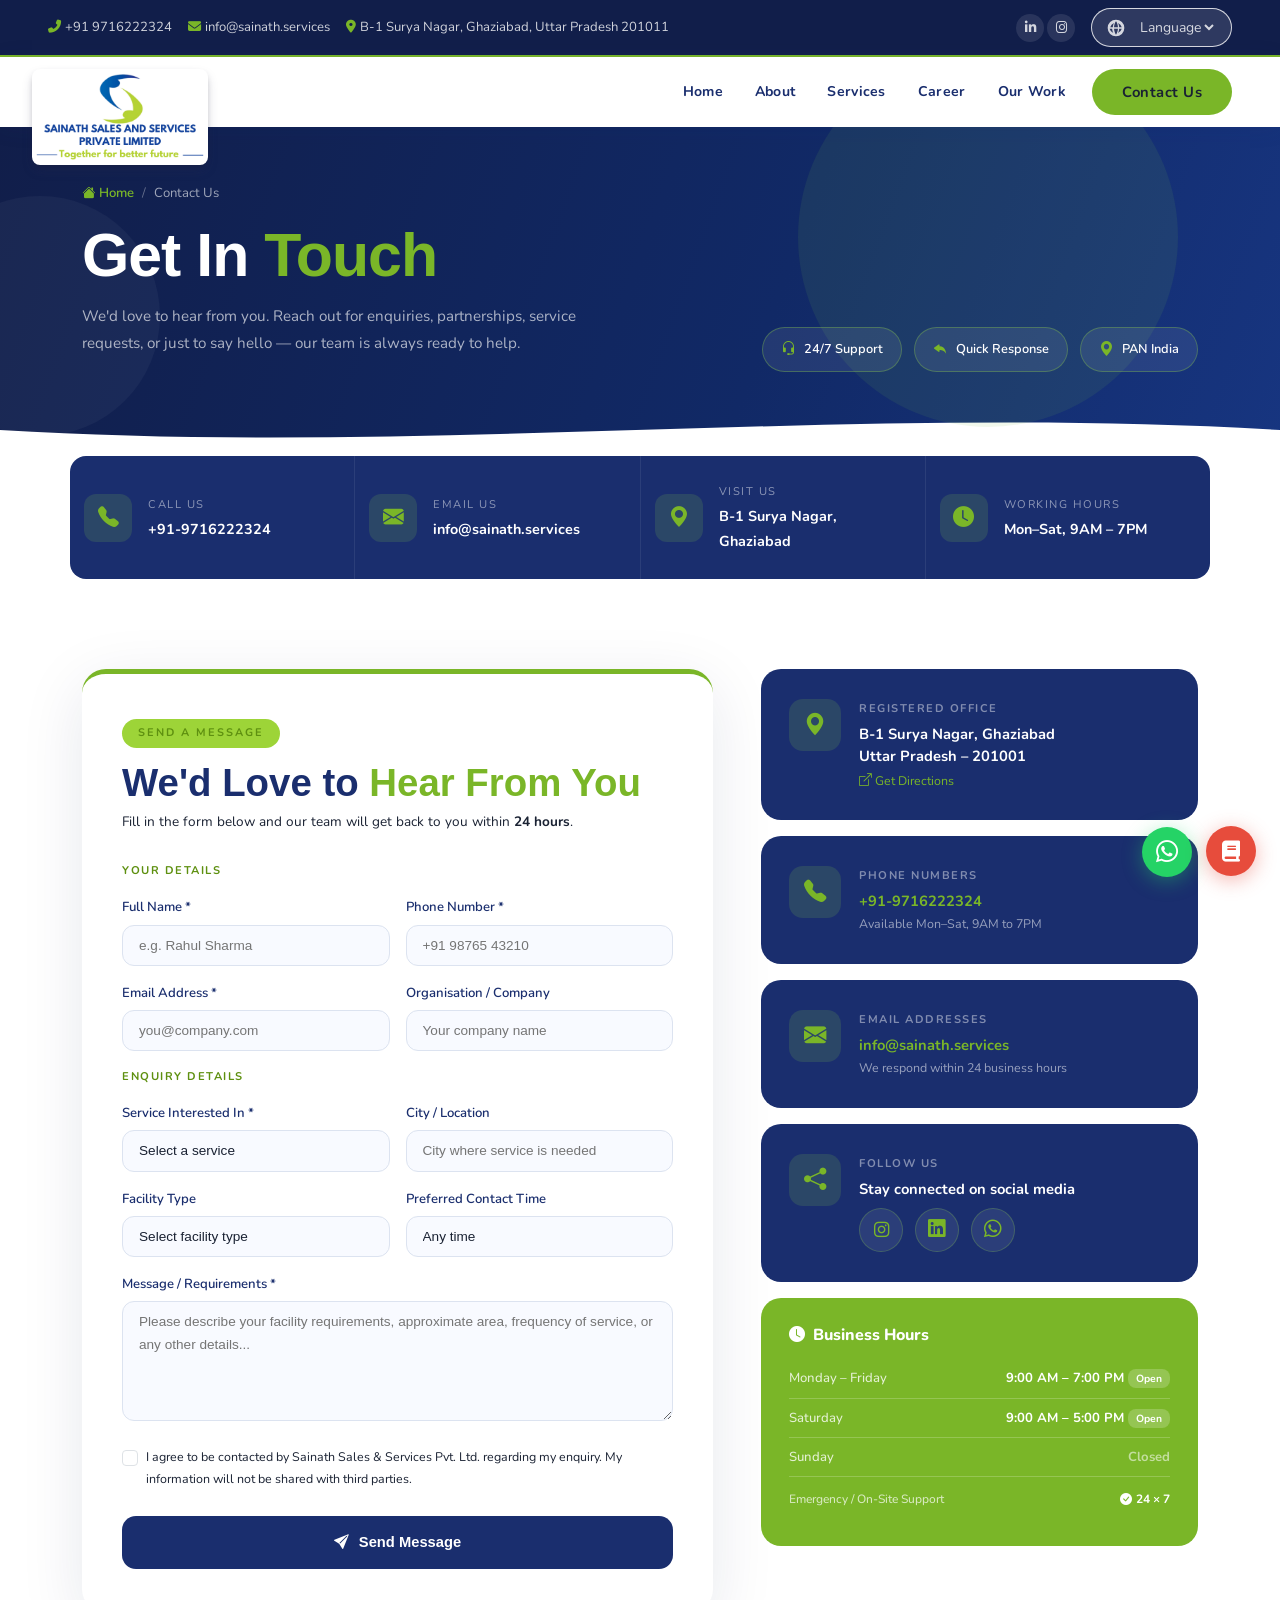
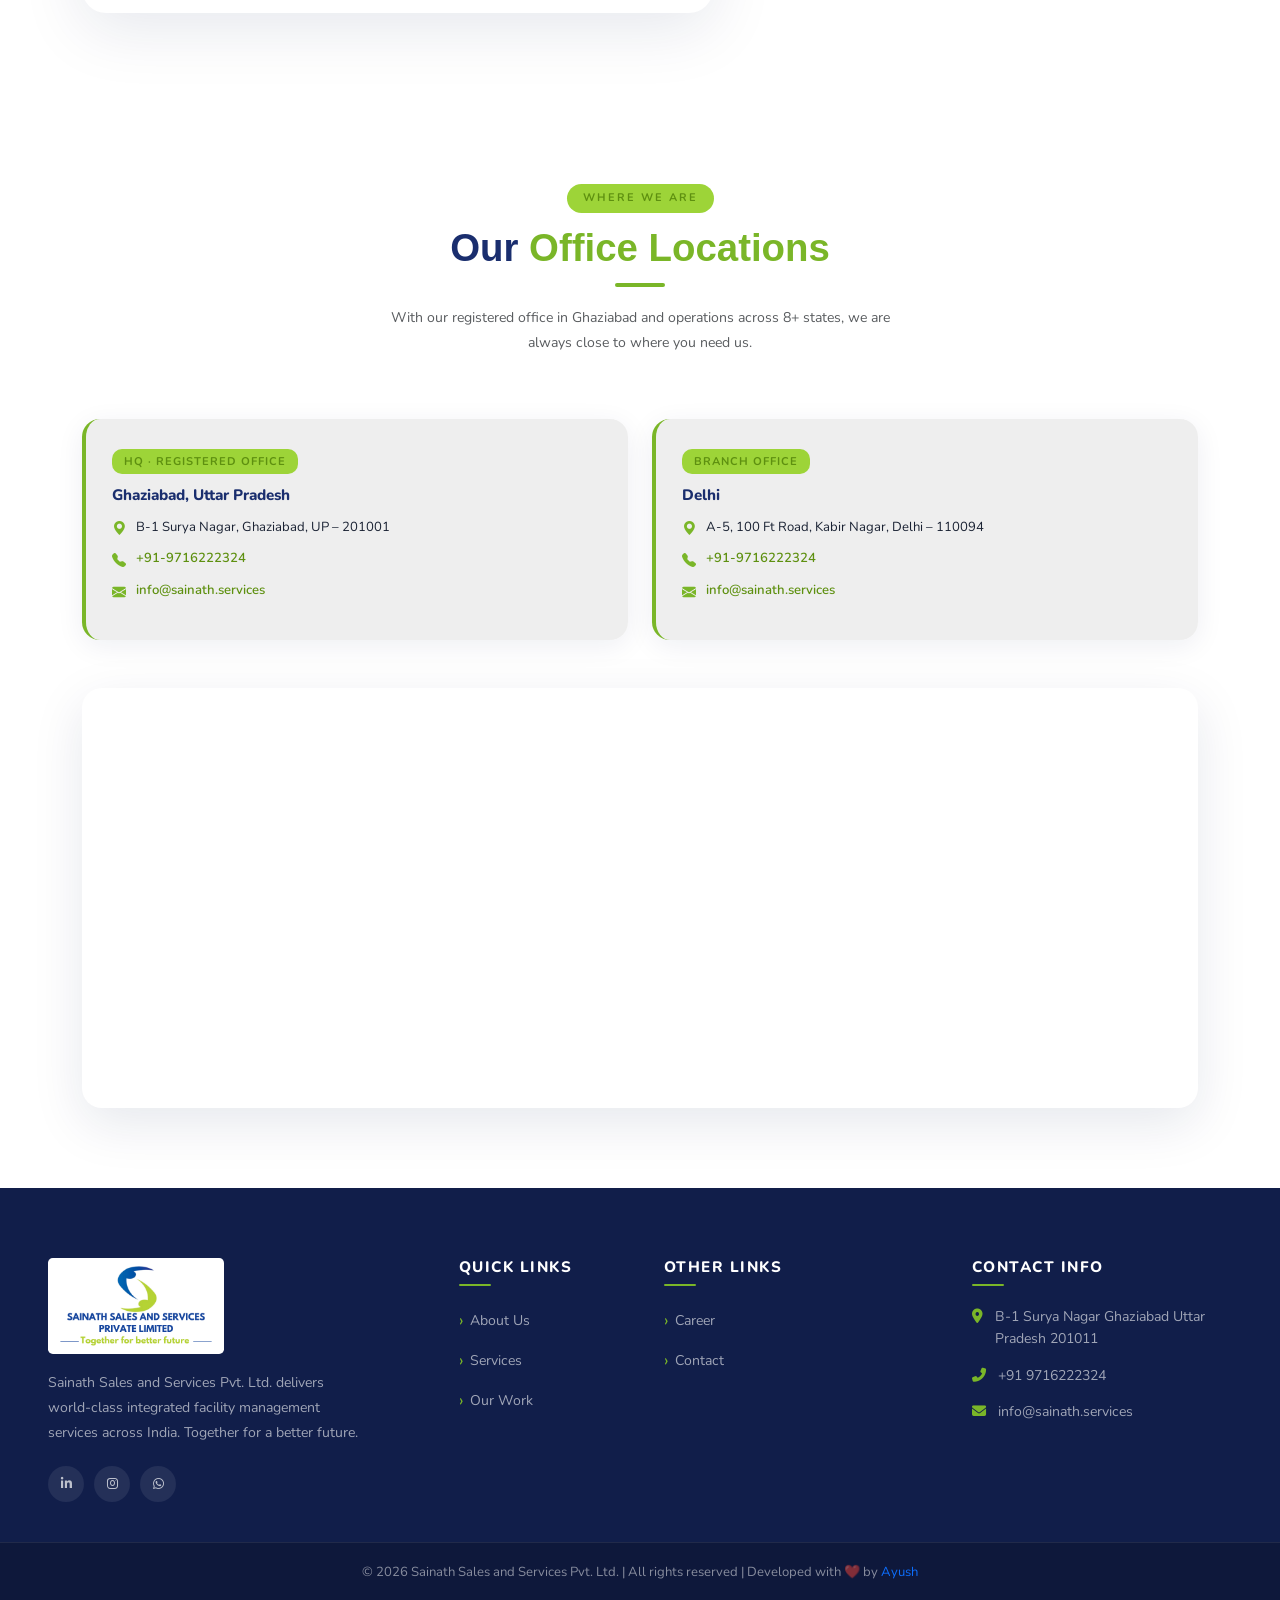
<file: contact.html>
<!DOCTYPE html>
<html lang="en">
<head>
    <meta charset="UTF-8">
    <meta name="viewport" content="width=device-width, initial-scale=1.0">
<link rel="icon" type="image/x-icon" href="./assets/images/ico.ico">
  <title>Sainath Sales & Services Pvt Ltd – Together for Better Future</title>
    <link rel="stylesheet" href="./assets/css/bootstrap.min.css" />
  <link rel="stylesheet" href="https://cdnjs.cloudflare.com/ajax/libs/font-awesome/6.5.0/css/all.min.css" />
  <link rel="stylesheet" href="https://cdnjs.cloudflare.com/ajax/libs/animate.css/4.1.1/animate.min.css" />
  <link rel="stylesheet" href="https://cdn.jsdelivr.net/npm/bootstrap-icons@1.11.3/font/bootstrap-icons.min.css" />
  <link href="https://fonts.googleapis.com/css2?family=Playfair+Display:wght@700;900&family=Nunito:wght@300;400;600;700;800&display=swap" rel="stylesheet" />
  <link rel="stylesheet" href="./assets/css/header-footer.css" />
  <link rel="stylesheet" href="./assets/css/contact.css"/>
</head>
<body>





    <div id="top-header">
  <div class="container-fluid px-3 px-md-5">
    <div class="d-flex flex-wrap justify-content-between align-items-center">
      <div class="top-contacts d-flex flex-wrap gap-3">
        <a href="tel:+919716222324"><i class="fas fa-phone-alt me-1"></i>+91 9716222324</a>
        <a href="mailto:info@sainathservices.com"><i class="fas fa-envelope me-1"></i>info@sainath.services</a>
        <span><i class="fas fa-map-marker-alt me-1"></i>B-1 Surya Nagar, Ghaziabad, Uttar Pradesh 201011</span>
      </div>
      <div class="top-right d-flex align-items-center gap-3">
        <div class="social-links">
          <!-- <a href="#"><i class="fab fa-facebook-f"></i></a> -->
          <!-- <a href="#"><i class="fab fa-twitter"></i></a> -->
          <a href="https://www.linkedin.com/company/sainath-sales-and-services-pvt-ltd/" target="_blank"><i class="fab fa-linkedin-in"></i></a>
          <a href="https://www.instagram.com/snsandspl1109" target="_blank"><i class="fab fa-instagram"></i></a>
          <!-- <a href="#"><i class="fab fa-youtube"></i></a> -->
        </div>
        <!-- Language Toggler -->
        <div class="lang-wrapper dropdown">
          

          <div class="translate-box">
    <svg class="globe-icon" viewBox="0 0 24 24">
        <path fill="currentColor"
            d="M12 2A10 10 0 1 0 12 22A10 10 0 1 0 12 2zm6.93 9h-3.05a15.7 15.7 0 0 0-1.38-5.03A8.02 8.02 0 0 1 18.93 11zM12 4c1.24 1.53 2.12 4.08 2.36 7H9.64C9.88 8.08 10.76 5.53 12 4zm-2.5 1.97A15.7 15.7 0 0 0 8.12 11H5.07A8.02 8.02 0 0 1 9.5 5.97zM4.26 13h3.05a15.7 15.7 0 0 0 1.38 5.03A8.02 8.02 0 0 1 4.26 13zM12 20c-1.24-1.53-2.12-4.08-2.36-7h4.72C14.12 15.92 13.24 18.47 12 20zm2.5-1.97A15.7 15.7 0 0 0 15.88 13h3.05a8.02 8.02 0 0 1-4.43 5.03z"/>
    </svg>

    <select id="custom-language" >
        <option value="">Language</option>
        <option value="en">English</option>
        <option value="hi">हिन्दी</option>
        <option value="fr">Français</option>
        <option value="es">Español</option>
    </select>
</div>

<div id="google_translate_element" style="display:none;"></div>


         
        </div>
      </div>
    </div>
  </div>
</div>

<!-- ===================== MAIN NAVBAR ===================== -->
<nav class="navbar navbar-expand-lg sticky-top" id="mainNav">
  <div class="container-fluid px-3 px-md-5 position-relative">
    <a class="navbar-brand position-absolute" href="./index.html">
      <img src="./assets/images/logo.png" alt="Sainath Logo" id="navLogo" />
    </a>
    <button class="navbar-toggler ms-auto" type="button" data-bs-toggle="collapse" data-bs-target="#navMenu">
      <span class="navbar-toggler-icon"></span>
    </button>
    <div class="collapse navbar-collapse" id="navMenu">
      <ul class="navbar-nav ms-auto align-items-lg-center gap-lg-1">
        <li class="nav-item "><a class="nav-link " href="./index.html">Home</a></li>
        <li class="nav-item"><a class="nav-link" href="./about.html">About</a></li>
        <!-- <li class="nav-item dropdown">
          <a class="nav-link dropdown-toggle" href="#" id="svcDrop" data-bs-toggle="dropdown">Services</a>
          <ul class="dropdown-menu">
            <li><a class="dropdown-item" href="#">Facility Management</a></li>
            <li><a class="dropdown-item" href="#">Housekeeping</a></li>
            <li><a class="dropdown-item" href="#">Green Cleaning</a></li>
            <li><a class="dropdown-item" href="#">Pest Control</a></li>
            <li><a class="dropdown-item" href="#">Landscaping</a></li>
          </ul>
        </li> -->
        <li class="nav-item"><a class="nav-link" href="./services.html">Services</a></li>
        <li class="nav-item"><a class="nav-link" href="./career.html">Career</a></li>
        <!-- <li class="nav-item"><a class="nav-link" href="#">Testimonials</a></li> -->
       <li class="nav-item"><a class="nav-link" href="./Our Work.html">Our Work</a></li>
        <li class="nav-item ms-lg-2">
          <a class="btn btn-primary-brand active color_contact_page_class" href="./contact.html">Contact Us</a>
        </li>
      </ul>
    </div>
  </div>
</nav>

<!-- ════════════════════ PAGE HEADER ════════════════════ -->
<header class="page-header">
  <div class="container">
    <div class="row align-items-end g-4">
      <div class="col-lg-7">
        <nav aria-label="breadcrumb" class="ph-breadcrumb fade-up mb-2">
          <ol class="breadcrumb align-items-center">
            <li class="breadcrumb-item"><a href="#"><i class="bi bi-house-fill me-1"></i>Home</a></li>
            <li class="breadcrumb-item active">Contact Us</li>
          </ol>
        </nav>
        <h1 class="ph-title fade-up delay-1">Get In <span>Touch</span></h1>
        <p class="ph-sub fade-up delay-2">We'd love to hear from you. Reach out for enquiries, partnerships, service requests, or just to say hello — our team is always ready to help.</p>
      </div>
      <div class="col-lg-5 fade-right">
        <div class="ph-badges">
          <div class="ph-badge"><i class="bi bi-headset"></i><span>24/7 Support</span></div>
          <div class="ph-badge"><i class="bi bi-reply-fill"></i><span>Quick Response</span></div>
          <div class="ph-badge"><i class="bi bi-geo-alt-fill"></i><span>PAN India</span></div>
        </div>
      </div>
    </div>
  </div>
  <div class="ph-wave">
    <svg viewBox="0 0 1440 52" preserveAspectRatio="none" xmlns="http://www.w3.org/2000/svg">
      <path d="M0,26 C480,52 960,0 1440,26 L1440,52 L0,52 Z" fill="#ffffff"/>
    </svg>
  </div>
</header>

<!-- ════════════════════ QUICK CONTACT STRIP ════════════════════ -->
<div class="quick-strip">
  <div class="container px-0">
    <div class="quick-strip-inner">
      <a href="tel:+919716222324" class="qs-item">
        <div class="qs-icon"><i class="bi bi-telephone-fill"></i></div>
        <div><div class="qs-label">Call Us</div><div class="qs-value">+91-9716222324</div></div>
      </a>
      <a href="mailto:info@sainath.services" class="qs-item">
        <div class="qs-icon"><i class="bi bi-envelope-fill"></i></div>
        <div><div class="qs-label">Email Us</div><div class="qs-value">info@sainath.services</div></div>
      </a>
      <a href="#map-section" class="qs-item">
        <div class="qs-icon"><i class="bi bi-geo-alt-fill"></i></div>
        <div><div class="qs-label">Visit Us</div><div class="qs-value">B-1 Surya Nagar, Ghaziabad</div></div>
      </a>
      <a href="#" class="qs-item">
        <div class="qs-icon"><i class="bi bi-clock-fill"></i></div>
        <div><div class="qs-label">Working Hours</div><div class="qs-value">Mon–Sat, 9AM – 7PM</div></div>
      </a>
    </div>
  </div>
</div>

<!-- ════════════════════ MAIN CONTACT ════════════════════ -->
<section class="contact-main">
  <div class="container">
    <div class="row g-5">

      <!-- LEFT: FORM -->
      <div class="col-lg-7 fade-left">
        <div class="contact-form-wrap">
          <span class="eyebrow">Send a Message</span>
          <h2 class="sec-title mb-1">We'd Love to <span>Hear From You</span></h2>
          <p style="color:var(--text-muted);font-size:.85rem;margin-bottom:28px;line-height:1.7;">Fill in the form below and our team will get back to you within <strong>24 hours</strong>.</p>

          <form
    id="contactFormWrap"
    name="contactpage"
    method="POST"
    data-netlify="true"
    netlify-honeypot="bot-field"
    action="/success.html">

    <!-- Required for Netlify -->
    <input type="hidden" name="form-name" value="contact">

    <!-- Honeypot -->
    <p hidden>
        <label>
            Don't fill this out:
            <input name="bot-field">
        </label>
    </p>

    <div class="form-section-lbl">Your Details</div>

    <div class="row g-3 mb-3">

        <div class="col-sm-6">
            <label class="form-label-c">Full Name <span>*</span></label>
            <input
                type="text"
                class="form-ctrl"
                id="cName"
                name="Full Name"
                placeholder="e.g. Rahul Sharma"
                required>
        </div>

        <div class="col-sm-6">
            <label class="form-label-c">Phone Number <span>*</span></label>
            <input
                type="tel"
                class="form-ctrl"
                id="cPhone"
                name="Phone Number"
                placeholder="+91 98765 43210"
                maxlength="10"
                pattern="[6-9][0-9]{9}"
                required>
        </div>

        <div class="col-sm-6">
            <label class="form-label-c">Email Address <span>*</span></label>
            <input
                type="email"
                class="form-ctrl"
                id="cEmail"
                name="Email Address"
                placeholder="you@company.com"
                required>
        </div>

        <div class="col-sm-6">
            <label class="form-label-c">Organisation / Company</label>
            <input
                type="text"
                class="form-ctrl"
                id="cCompany"
                name="Organisation / Company"
                placeholder="Your company name">
        </div>

    </div>

    <div class="form-section-lbl">Enquiry Details</div>

    <div class="row g-3 mb-3">

        <div class="col-sm-6">
            <label class="form-label-c">Service Interested In <span>*</span></label>

            <select
                class="form-ctrl"
                id="cService"
                name="Service Interested In"
                required>

                <option value="">Select a service</option>
                <option>Integrated Facility Management</option>
                <option>Housekeeping Services</option>
                <option>Green / Eco Cleaning</option>
                <option>Facility Care & Maintenance</option>
                <option>Security & Surveillance</option>
                <option>Pest Control Services</option>
                <option>Landscaping & Gardening</option>
                <option>Technical Support & AMC</option>
                <option>Manpower Supply</option>
                <option>Other / General Enquiry</option>

            </select>
        </div>

        <div class="col-sm-6">
            <label class="form-label-c">City / Location</label>
            <input
                type="text"
                class="form-ctrl"
                id="cCity"
                name="City / Location"
                placeholder="City where service is needed">
        </div>

        <div class="col-sm-6">
            <label class="form-label-c">Facility Type</label>

            <select
                class="form-ctrl"
                id="cFacility"
                name="Facility Type">

                <option value="">Select facility type</option>
                <option>Corporate Office</option>
                <option>Hospital / Healthcare</option>
                <option>Factory / Industrial</option>
                <option>Railway / Metro Station</option>
                <option>Government Building</option>
                <option>Educational Institution</option>
                <option>Hotel / Hospitality</option>
                <option>Residential Complex</option>
                <option>Other</option>

            </select>
        </div>

        <div class="col-sm-6">
            <label class="form-label-c">Preferred Contact Time</label>

            <select
                class="form-ctrl"
                id="cTime"
                name="Preferred Contact Time">

                <option value="">Any time</option>
                <option>Morning (9AM – 12PM)</option>
                <option>Afternoon (12PM – 4PM)</option>
                <option>Evening (4PM – 7PM)</option>

            </select>
        </div>

        <div class="col-12">
            <label class="form-label-c">
                Message / Requirements <span>*</span>
            </label>

            <textarea
                class="form-ctrl"
                id="cMessage"
                name="Message / Requirements"
                placeholder="Please describe your facility requirements, approximate area, frequency of service, or any other details..."
                required></textarea>
        </div>

    </div>

    <div class="form-check mb-4">

        <input
            class="form-check-input"
            type="checkbox"
            id="cConsent"
            name="Consent"
            required>

        <label
            class="form-check-label"
            for="cConsent"
            style="font-size:.78rem;color:var(--text-muted);">

            I agree to be contacted by Sainath Sales &amp; Services Pvt. Ltd.
            regarding my enquiry. My information will not be shared with third
            parties.

        </label>

    </div>

    <button type="submit" class="submit-btn">
        <i class="bi bi-send-fill"></i>
        Send Message
    </button>

</form>

          <!-- Success -->
          <div class="form-success" id="contactSuccess">
            <div class="succ-icon"><i class="bi bi-check-lg"></i></div>
            <h4>Message Received!</h4>
            <p>Thank you for reaching out to Sainath Sales &amp; Services. Our team will review your enquiry and respond within <strong>24 hours</strong>.<br><br>For urgent requirements, please call us directly at <a href="tel:+919716222324" style="color:var(--green-dark);font-weight:700;">+91-9716222324</a>.</p>
            <button class="submit-btn mt-4" style="max-width:220px;margin:24px auto 0;" onclick="resetForm()"><i class="bi bi-arrow-left"></i> Send Another</button>
          </div>
        </div>
      </div>

      <!-- RIGHT: INFO -->
      <div class="col-lg-5 fade-right">

        <!-- Address -->
        <div class="info-card">
          <div class="info-card-icon"><i class="bi bi-geo-alt-fill"></i></div>
          <div>
            <div class="info-card-label">Registered Office</div>
            <div class="info-card-value">B-1 Surya Nagar, Ghaziabad<br>Uttar Pradesh – 201001</div>
            <div class="info-card-sub mt-1"><a href="https://maps.google.com/?cid=6638312564629838423&g_mp=CiVnb29nbGUubWFwcy5wbGFjZXMudjEuUGxhY2VzLkdldFBsYWNlEAMYASAF&hl=en&gl=IN&source=embed" target="_blank"><i class="bi bi-box-arrow-up-right me-1"></i>Get Directions</a></div>
          </div>
        </div>

        <!-- Phone -->
        <div class="info-card">
          <div class="info-card-icon"><i class="bi bi-telephone-fill"></i></div>
          <div>
            <div class="info-card-label">Phone Numbers</div>
            <div class="info-card-value"><a href="tel:+919716222324">+91-9716222324</a></div>
            <div class="info-card-sub">Available Mon–Sat, 9AM to 7PM</div>
          </div>
        </div>

        <!-- Email -->
        <div class="info-card">
          <div class="info-card-icon"><i class="bi bi-envelope-fill"></i></div>
          <div>
            <div class="info-card-label">Email Addresses</div>
            <div class="info-card-value"><a href="mailto:info@sainath.services">info@sainath.services</a></div>
            <div class="info-card-sub">We respond within 24 business hours</div>
          </div>
        </div>

        <!-- Social -->
        <div class="info-card">
          <div class="info-card-icon"><i class="bi bi-share-fill"></i></div>
          <div style="flex:1;">
            <div class="info-card-label">Follow Us</div>
            <div class="info-card-value mb-2">Stay connected on social media</div>
            <div class="social-row">
              <!-- <a href="#" class="social-btn" title="Facebook"><i class="bi bi-facebook"></i></a> -->
              <a href="https://www.instagram.com/snsandspl1109" class="social-btn" target="_blank"><i class="fab fa-instagram"></i></a>
              <a href="https://www.linkedin.com/company/sainath-sales-and-services-pvt-ltd/" target="_blank" class="social-btn" title="LinkedIn"><i class="bi bi-linkedin"></i></a>
              <!-- <a href="#" class="social-btn" title="Twitter / X"><i class="bi bi-twitter-x"></i></a> -->
              <!-- <a href="#" class="social-btn" title="YouTube"><i class="bi bi-youtube"></i></a> -->
              <a href="https://wa.me/919716222324" target="_blank" class="social-btn" title="WhatsApp"><i class="bi bi-whatsapp"></i></a>
            </div>
          </div>
        </div>

        <!-- Business Hours -->
        <div class="hours-card">
          <h6><i class="bi bi-clock-fill"></i> Business Hours</h6>
          <div class="hours-row"><span class="day">Monday – Friday</span><span class="time">9:00 AM – 7:00 PM <span class="badge-open">Open</span></span></div>
          <div class="hours-row"><span class="day">Saturday</span><span class="time">9:00 AM – 5:00 PM <span class="badge-open">Open</span></span></div>
          <div class="hours-row"><span class="day">Sunday</span><span class="time" style="opacity:.55;">Closed</span></div>
          <div class="hours-row" style="border-bottom:none;padding-top:12px;"><span class="day" style="font-size:.75rem;color:rgba(255,255,255,.7);">Emergency / On-Site Support</span><span class="time" style="font-size:.75rem;"><i class="bi bi-check-circle-fill me-1"></i>24 × 7</span></div>
        </div>

      </div>
    </div>
  </div>
</section>

<!-- ════════════════════ OFFICE LOCATIONS ════════════════════ -->
<section class="map-section" id="map-section">
  <div class="container">
    <div class="row justify-content-center mb-5">
      <div class="col-lg-6 text-center">
        <span class="eyebrow fade-up">Where We Are</span>
        <h2 class="sec-title fade-up delay-1">Our <span>Office Locations</span></h2>
        <div class="divider mx-auto fade-up delay-1"></div>
        <p class="text-muted fade-up delay-2" style="font-size:.88rem;line-height:1.8;">With our registered office in Ghaziabad and operations across 8+ states, we are always close to where you need us.</p>
      </div>
    </div>

    <!-- Office Cards -->
    <div class="row g-4 mb-5">
      <div class="col-sm-6 col-lg-6 fade-up delay-1">
        <div class="office-card">
          <span class="oc-tag">HQ · Registered Office</span>
          <h6>Ghaziabad, Uttar Pradesh</h6>
          <div class="oc-line"><i class="bi bi-geo-alt-fill"></i>B-1 Surya Nagar, Ghaziabad, UP – 201001</div>
          <div class="oc-line"><i class="bi bi-telephone-fill"></i><a href="tel:+919716222324">+91-9716222324</a></div>
          <div class="oc-line"><i class="bi bi-envelope-fill"></i><a href="mailto:info@sainath.services">info@sainath.services</a></div>
        </div>
      </div>
      <!-- <div class="col-sm-6 col-lg-3 fade-up delay-2">
        <div class="office-card">
          <span class="oc-tag">Operations Office</span>
          <h6>New Delhi, Delhi NCR</h6>
          <div class="oc-line"><i class="bi bi-geo-alt-fill"></i>Delhi NCR Operations Centre</div>
          <div class="oc-line"><i class="bi bi-telephone-fill"></i><a href="tel:+919716222324">+91-9716222324</a></div>
          <div class="oc-line"><i class="bi bi-envelope-fill"></i><a href="mailto:delhi@sainath.services">delhi@sainath.services</a></div>
        </div>
      </div>
      <div class="col-sm-6 col-lg-3 fade-up delay-3">
        <div class="office-card">
          <span class="oc-tag">Regional Office</span>
          <h6>Nagpur, Maharashtra</h6>
          <div class="oc-line"><i class="bi bi-geo-alt-fill"></i>Dhantoli, Nagpur, Maharashtra</div>
          <div class="oc-line"><i class="bi bi-telephone-fill"></i><a href="tel:+919716222324">+91-9716222324</a></div>
          <div class="oc-line"><i class="bi bi-envelope-fill"></i><a href="mailto:nagpur@sainath.services">nagpur@sainath.services</a></div>
        </div>
      </div> -->
      <div class="col-sm-6 col-lg-6 fade-up delay-4">
        <div class="office-card">
          <span class="oc-tag">Branch Office</span>
          <h6>Delhi</h6>
          <div class="oc-line"><i class="bi bi-geo-alt-fill"></i>A-5, 100 Ft Road, Kabir Nagar, Delhi – 110094</div>
          <div class="oc-line"><i class="bi bi-telephone-fill"></i><a href="tel:+919716222324">+91-9716222324</a></div>
          <div class="oc-line"><i class="bi bi-envelope-fill"></i><a href="mailto:jaipur@sainath.services">info@sainath.services</a></div>
        </div>
      </div>
    </div>

    <!-- Map -->
    <div class="map-wrap fade-up delay-2">
      <iframe
        src="https://www.google.com/maps/embed?pb=!1m14!1m8!1m3!1d3500.8477179718748!2d77.319243!3d28.664278!3m2!1i1024!2i768!4f13.1!3m3!1m2!1s0x390cfd48089ee84d%3A0x5c20061b32c61a57!2sSAINATH%20SALES%20AND%20SERVICES%20PVT.%20LTD.!5e0!3m2!1sen!2sin!4v1783059604277!5m2!1sen!2sin"
        allowfullscreen="" loading="lazy" referrerpolicy="no-referrer-when-downgrade" title="Sainath Office Location">
      </iframe>
    </div>
  </div>
</section>

<!-- ════════════════════ FAQ ════════════════════ -->
<!-- <section class="faq-section">
  <div class="container" style="position:relative;z-index:1;">
    <div class="row g-5 align-items-start">
      <div class="col-lg-4 fade-left">
        <span class="eyebrow eyebrow-dark">FAQs</span>
        <h2 class="sec-title sec-title-white mb-3">Frequently Asked <span>Questions</span></h2>
        <div class="divider"></div>
        <p style="color:rgba(255,255,255,.6);font-size:.88rem;line-height:1.85;">Can't find what you're looking for? Reach out directly and our team will be happy to help.</p>
        <a href="tel:+919716222324" class="btn-cta-outline mt-4 d-inline-flex"><i class="bi bi-telephone-fill"></i> Call Us Now</a>
      </div>
      <div class="col-lg-8 fade-right">
        <div class="accordion faq-acc" id="faqAccordion">

          <div class="accordion-item">
            <h2 class="accordion-header">
              <button class="accordion-button" type="button" data-bs-toggle="collapse" data-bs-target="#faq1">
                How do I get a quote for housekeeping or facility management services?
              </button>
            </h2>
            <div id="faq1" class="accordion-collapse collapse show" data-bs-parent="#faqAccordion">
              <div class="accordion-body">Simply fill out the contact form above with your facility details, service required, and location. Our team will conduct a free site assessment and provide a customised quote within 48 hours. You can also call us directly at +91-9716222324 for an immediate response.</div>
            </div>
          </div>

          <div class="accordion-item">
            <h2 class="accordion-header">
              <button class="accordion-button collapsed" type="button" data-bs-toggle="collapse" data-bs-target="#faq2">
                Do you provide services outside Delhi NCR and Ghaziabad?
              </button>
            </h2>
            <div id="faq2" class="accordion-collapse collapse" data-bs-parent="#faqAccordion">
              <div class="accordion-body">Yes! Sainath Sales & Services operates across 8+ states including Delhi NCR, Uttar Pradesh, Maharashtra, Rajasthan, Uttarakhand, Assam, Himachal Pradesh, Andhra Pradesh, and Tamil Nadu — with a growing PAN India presence.</div>
            </div>
          </div>

          <div class="accordion-item">
            <h2 class="accordion-header">
              <button class="accordion-button collapsed" type="button" data-bs-toggle="collapse" data-bs-target="#faq3">
                Are your staff trained and background-verified?
              </button>
            </h2>
            <div id="faq3" class="accordion-collapse collapse" data-bs-parent="#faqAccordion">
              <div class="accordion-body">Absolutely. All our 5,000+ professionals undergo NSDC-structured skill training, police verification, and thorough background checks before deployment. We maintain comprehensive staff records and ensure regular re-training for quality assurance.</div>
            </div>
          </div>

          <div class="accordion-item">
            <h2 class="accordion-header">
              <button class="accordion-button collapsed" type="button" data-bs-toggle="collapse" data-bs-target="#faq4">
                What types of facilities do you serve?
              </button>
            </h2>
            <div id="faq4" class="accordion-collapse collapse" data-bs-parent="#faqAccordion">
              <div class="accordion-body">We serve a wide range of facilities including corporate offices, hospitals & healthcare centres, industrial factories, government buildings, railway & metro stations, educational institutions, hotels & hospitality venues, and residential complexes.</div>
            </div>
          </div>

          <div class="accordion-item">
            <h2 class="accordion-header">
              <button class="accordion-button collapsed" type="button" data-bs-toggle="collapse" data-bs-target="#faq5">
                How quickly can you mobilise a team after contract signing?
              </button>
            </h2>
            <div id="faq5" class="accordion-collapse collapse" data-bs-parent="#faqAccordion">
              <div class="accordion-body">We typically mobilise teams within 7–10 working days of contract finalisation for standard deployments. For urgent or large-scale requirements, we have rapid deployment protocols that can reduce this to 3–5 days, depending on the location and scope.</div>
            </div>
          </div>

          <div class="accordion-item">
            <h2 class="accordion-header">
              <button class="accordion-button collapsed" type="button" data-bs-toggle="collapse" data-bs-target="#faq6">
                Do you offer Annual Maintenance Contracts (AMC)?
              </button>
            </h2>
            <div id="faq6" class="accordion-collapse collapse" data-bs-parent="#faqAccordion">
              <div class="accordion-body">Yes, we offer flexible AMC packages for all our services including housekeeping, pest control, technical maintenance, and HVAC. AMCs are available on monthly, quarterly, half-yearly, and annual billing cycles with SLA-backed service guarantees.</div>
            </div>
          </div>

        </div>
      </div>
    </div>
  </div>
</section> -->

<!-- ════════════════════ CTA BANNER ════════════════════ -->
<!-- <section class="cta-band">
  <div class="container">
    <div class="row align-items-center g-4">
      <div class="col-lg-8 fade-left">
        <h2>Ready to Transform Your Facility?</h2>
        <p>Get a free site assessment and customised proposal from our expert team — no obligation.</p>
      </div>
      <div class="col-lg-4 text-lg-end fade-right">
        <div class="d-flex flex-wrap gap-3 justify-content-lg-end">
          <a href="tel:+919716222324" class="btn-cta-white"><i class="bi bi-telephone-fill"></i> Call Now</a>
          <a href="mailto:info@sainath.services" class="btn-cta-outline"><i class="bi bi-envelope-fill"></i> Email Us</a>
        </div>
      </div>
    </div>
  </div>
</section> -->


<!-- footer starts -->



<!-- ===================== FOOTER ===================== -->
<footer id="footer">
  <div class="footer-top">
    <div class="container-fluid px-3 px-md-5">
      <div class="row g-5">
        <div class="col-lg-4 col-md-6">
          <div class="footer-brand">
            <div class="footer-logo-img mb-3">
              <img src="./assets/images/logo.png" alt="Logo" class="footer-logo" />
            </div>
            
            <p>Sainath Sales and Services Pvt. Ltd. delivers world-class integrated facility management services across India. Together for a better future.</p>
            <div class="footer-social">
              <!-- <a href="#"><i class="fab fa-facebook-f"></i></a> -->
              <!-- <a href="#"><i class="fab fa-twitter"></i></a> -->
              <a href="https://www.linkedin.com/company/sainath-sales-and-services-pvt-ltd/" target="_blank"><i class="fab fa-linkedin-in"></i></a>
              <a href="https://www.instagram.com/snsandspl1109" target="_blank"><i class="fab fa-instagram"></i></a>
              <!-- <a href="#"><i class="fab fa-youtube"></i></a> -->
              <a href="https://wa.me/919716222324" target="_blank"><i class="fab fa-whatsapp"></i></a>
            </div>
          </div>
        </div>
        <div class="col-lg-2 col-md-3 col-6">
          <h5 class="footer-heading">Quick Links</h5>
          <ul class="footer-links">
            <!-- <li><a href="#hero">Home</a></li> -->
            <li><a href="./about.html">About Us</a></li>
            <li><a href="./services.html">Services</a></li>
            <li><a href="./Our Work.html">Our Work</a></li>
            <!-- <li><a href="#team">Our Team</a></li> -->
            
          </ul>
        </div>
        <div class="col-lg-3 col-md-3 col-6">
          <h5 class="footer-heading">Other Links</h5>
          <ul class="footer-links">
            <li><a href="./career.html">Career</a></li>
            <li><a href="./contact.html">Contact</a></li>
          </ul>
        </div>
        <div class="col-lg-3 col-md-6">
          <h5 class="footer-heading">Contact Info</h5>
          <ul class="footer-contact">
            <li><i class="fas fa-map-marker-alt"></i>B-1 Surya Nagar
Ghaziabad
Uttar Pradesh 201011</li>
            <li><i class="fas fa-phone-alt"></i><a href="tel:+911234567890">+91 9716222324</a></li>
            <li><i class="fas fa-envelope"></i><a href="mailto:info@sainathservices.com">info@sainath.services</a></li>
          </ul>
          <!-- <div class="footer-cert mt-3">
            <span class="cert-badge"><i class="fas fa-certificate"></i> ISO 9001:2015</span>
            <span class="cert-badge"><i class="fas fa-shield-alt"></i> Verified</span>
          </div> -->
        </div>
      </div>
    </div>
  </div>
  <div class="footer-bottom">
    <div class="container-fluid px-3 px-md-5">
      <div class="d-flex flex-wrap justify-content-center align-items-center gap-2">
        <p class="mb-0 text-center">© 2026 Sainath Sales and Services Pvt. Ltd. | All rights reserved | Developed with ❤️ by <a class="text-gray-300 text-decoration-none" href="https://www.linkedin.com/in/ayushdce2/" target="_blank">Ayush</a></p>

        
        <!-- <div class="footer-bottom-links">
          <a href="#">Privacy Policy</a>
          <a href="#">Terms of Service</a>
          <a href="#">Sitemap</a>
        </div> -->
      </div>
    </div>
  </div>
</footer>

<!-- ===================== FLOATING ELEMENTS ===================== -->

<!-- Fixed Enquiry Sidebar -->
<!-- <div id="enquirySidebar" class="enquiry-sidebar">
  <div class="enquiry-tab" id="enquiryTab">
    <i class="fas fa-comment-dots"></i>
    <span>Quick Enquiry</span>
  </div>
  <div class="enquiry-form-panel" id="enquiryPanel">
    <div class="eq-header">
      <h6><i class="fas fa-headset me-2"></i>Quick Enquiry</h6>
      <button class="eq-close" id="closeEnquiry"><i class="fas fa-times"></i></button>
    </div>
    <form id="quickEnquiryForm">
      <input type="text" class="form-control mb-2" placeholder="Your Name" required />
      <input type="tel" class="form-control mb-2" placeholder="Phone Number" required />
      <input type="email" class="form-control mb-2" placeholder="Email Address" />
      <select class="form-select mb-2">
        <option value="">Select Service</option>
        <option>Facility Management</option>
        <option>Housekeeping</option>
        <option>Green Cleaning</option>
        <option>Pest Control</option>
        <option>Other</option>
      </select>
      <textarea class="form-control mb-3" rows="3" placeholder="Your Message..."></textarea>
      <button type="submit" class="btn btn-primary-brand w-100">Submit Enquiry</button>
    </form>
  </div>
</div> -->

<!-- Go to Top -->
<button id="goToTop" class="go-top-btn" title="Go to top">
  <i class="fas fa-chevron-up"></i>
</button>

<!-- WhatsApp Float -->
<a href="https://wa.me/919716222324" class="whatsapp-float" target="_blank" title="Chat on WhatsApp">
  <i class="fab fa-whatsapp"></i>
</a>

<!-- Download Brochure Float -->
<a href="#" class="brochure-float" id="brochureFloat" title="Download Brochure">

<i class="fas fa-book"></i>          

</a>



<script src="./assets/js/bootstrap.bundle.min.js"></script>

<script src="./assets/js/script.js"></script>
<script src="https://translate.google.com/translate_a/element.js?cb=googleTranslateElementInit"></script>
<script>
function googleTranslateElementInit() {
    new google.translate.TranslateElement({
        pageLanguage: 'en',
        autoDisplay: false
    }, 'google_translate_element');
}

document.addEventListener("DOMContentLoaded", function () {
    document.getElementById("custom-language")
        .addEventListener("change", function () {
            changeLanguage(this.value);
        });
});

function changeLanguage(lang) {
    let interval = setInterval(() => {
        let select = document.querySelector('.goog-te-combo');

        if (select) {
            select.value = lang;
            select.dispatchEvent(new Event('change'));
            clearInterval(interval);
        }
    }, 500);
}
</script>


<!-- <script src="https://cdn.jsdelivr.net/npm/bootstrap@5.3.3/dist/js/bootstrap.bundle.min.js"></script> -->
<script>
  // Scroll animations
  const animEls = document.querySelectorAll('.fade-up, .fade-left, .fade-right');
  const obs = new IntersectionObserver((entries) => {
    entries.forEach(e => { if (e.isIntersecting) e.target.classList.add('visible'); });
  }, { threshold: 0.1 });
  animEls.forEach(el => obs.observe(el));

  // Form submit
  function submitContact() {
    const name = document.getElementById('cName').value.trim();
    const phone = document.getElementById('cPhone').value.trim();
    const email = document.getElementById('cEmail').value.trim();
    const service = document.getElementById('cService').value;
    const message = document.getElementById('cMessage').value.trim();
    const consent = document.getElementById('cConsent').checked;

    if (!name || !phone || !email || !service || !message) {
      alert('Please fill in all required fields marked with *');
      return;
    }
    if (!consent) {
      alert('Please accept the consent checkbox to proceed.');
      return;
    }
    document.getElementById('contactFormWrap').style.display = 'none';
    document.getElementById('contactSuccess').style.display = 'block';
  }

  function resetForm() {
    ['cName','cPhone','cEmail','cCompany','cCity','cMessage'].forEach(id => document.getElementById(id).value = '');
    ['cService','cFacility','cTime'].forEach(id => document.getElementById(id).selectedIndex = 0);
    document.getElementById('cConsent').checked = false;
    document.getElementById('contactFormWrap').style.display = 'block';
    document.getElementById('contactSuccess').style.display = 'none';
  }
</script>
</body>
</html>
</file>
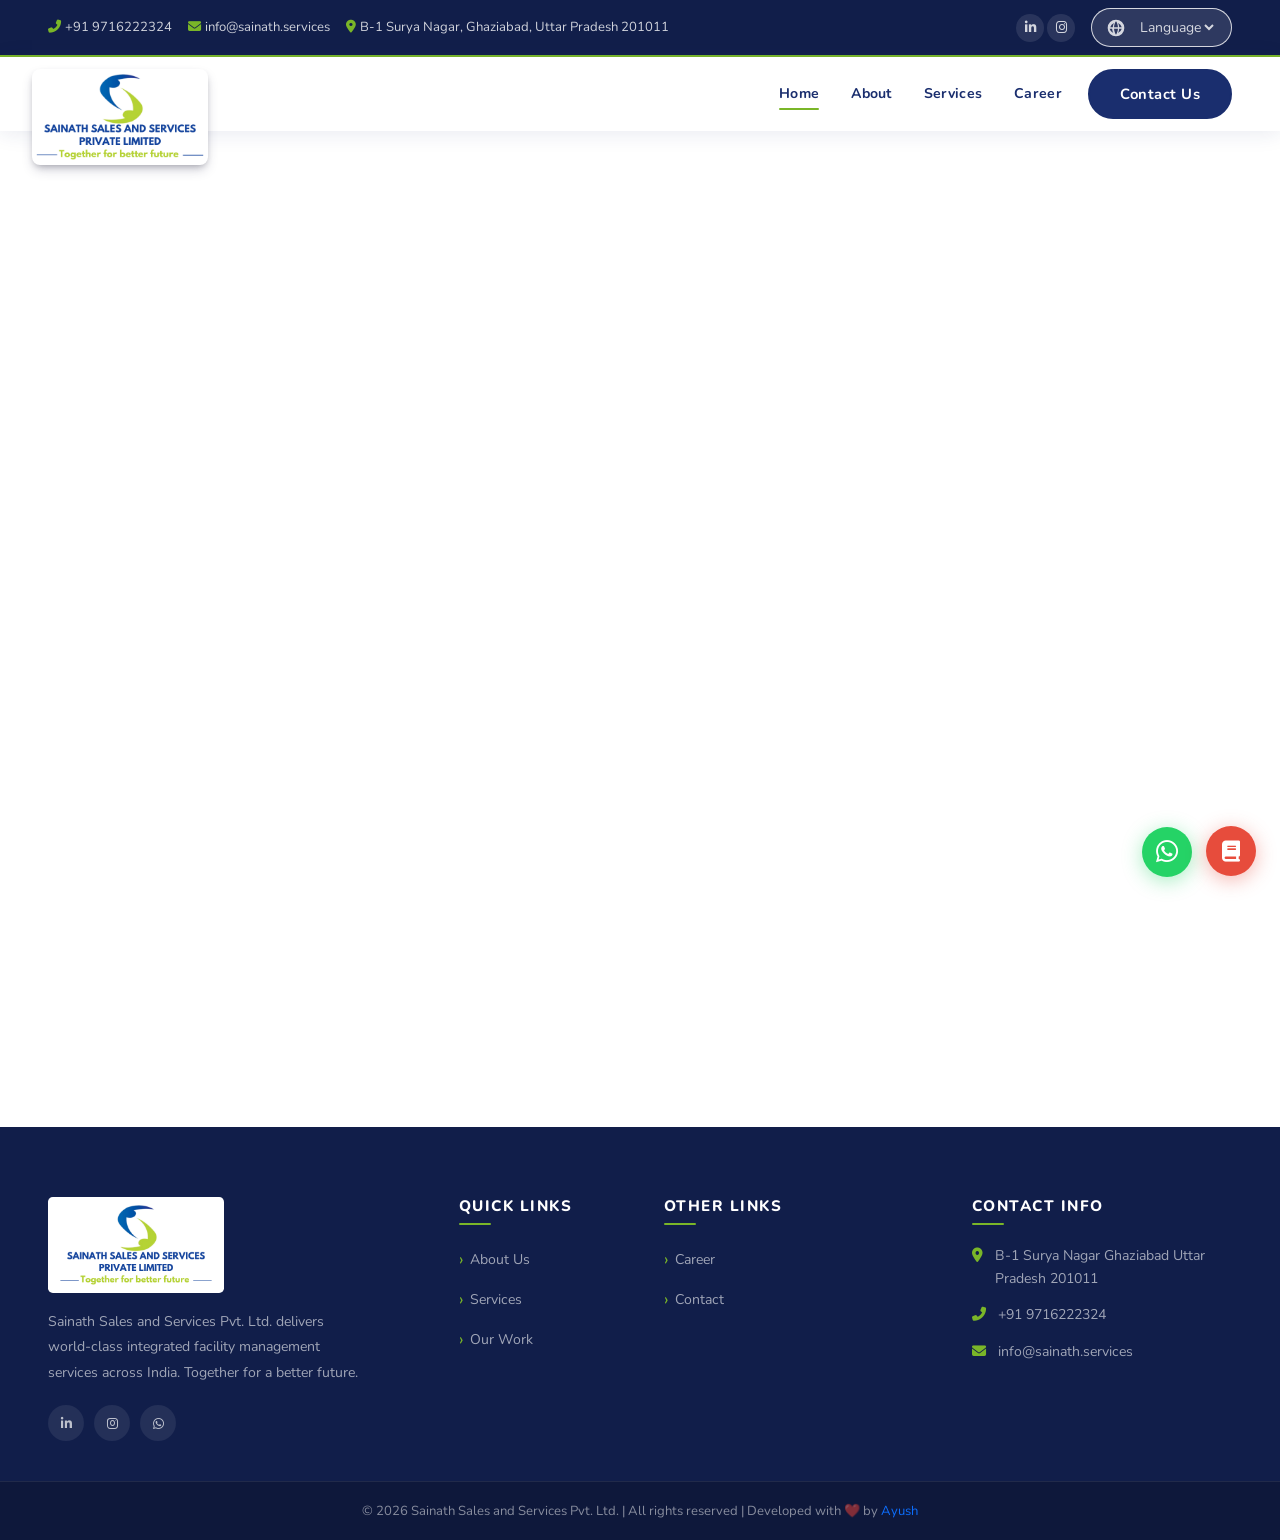
<file: page.html>
<!DOCTYPE html>
<html lang="en">
<head>
    <meta charset="UTF-8">
    <meta name="viewport" content="width=device-width, initial-scale=1.0">
<link rel="icon" type="image/x-icon" href="./assets/images/ico.ico">
  <title>Sainath Sales & Services Pvt Ltd – Together for Better Future</title>
    <link rel="stylesheet" href="./assets/css/bootstrap.min.css" />
  <link rel="stylesheet" href="https://cdnjs.cloudflare.com/ajax/libs/font-awesome/6.5.0/css/all.min.css" />
  <link rel="stylesheet" href="https://cdnjs.cloudflare.com/ajax/libs/animate.css/4.1.1/animate.min.css" />
  <link href="https://fonts.googleapis.com/css2?family=Playfair+Display:wght@700;900&family=Nunito:wght@300;400;600;700;800&display=swap" rel="stylesheet" />
  <link rel="stylesheet" href="./assets/css/header-footer.css" />
</head>
<body>





    <div id="top-header">
  <div class="container-fluid px-3 px-md-5">
    <div class="d-flex flex-wrap justify-content-between align-items-center">
      <div class="top-contacts d-flex flex-wrap gap-3">
        <a href="tel:+919716222324"><i class="fas fa-phone-alt me-1"></i>+91 9716222324</a>
        <a href="mailto:info@sainathservices.com"><i class="fas fa-envelope me-1"></i>info@sainath.services</a>
        <span><i class="fas fa-map-marker-alt me-1"></i>B-1 Surya Nagar, Ghaziabad, Uttar Pradesh 201011</span>
      </div>
      <div class="top-right d-flex align-items-center gap-3">
        <div class="social-links">
          <!-- <a href="#"><i class="fab fa-facebook-f"></i></a> -->
          <!-- <a href="#"><i class="fab fa-twitter"></i></a> -->
          <a href="https://www.linkedin.com/company/sainath-sales-and-services-pvt-ltd/" target="_blank"><i class="fab fa-linkedin-in"></i></a>
          <a href="https://www.instagram.com/snsandspl1109" target="_blank"><i class="fab fa-instagram"></i></a>
          <!-- <a href="#"><i class="fab fa-youtube"></i></a> -->
        </div>
        <!-- Language Toggler -->
        <div class="lang-wrapper dropdown">
          

          <div class="translate-box">
    <svg class="globe-icon" viewBox="0 0 24 24">
        <path fill="currentColor"
            d="M12 2A10 10 0 1 0 12 22A10 10 0 1 0 12 2zm6.93 9h-3.05a15.7 15.7 0 0 0-1.38-5.03A8.02 8.02 0 0 1 18.93 11zM12 4c1.24 1.53 2.12 4.08 2.36 7H9.64C9.88 8.08 10.76 5.53 12 4zm-2.5 1.97A15.7 15.7 0 0 0 8.12 11H5.07A8.02 8.02 0 0 1 9.5 5.97zM4.26 13h3.05a15.7 15.7 0 0 0 1.38 5.03A8.02 8.02 0 0 1 4.26 13zM12 20c-1.24-1.53-2.12-4.08-2.36-7h4.72C14.12 15.92 13.24 18.47 12 20zm2.5-1.97A15.7 15.7 0 0 0 15.88 13h3.05a8.02 8.02 0 0 1-4.43 5.03z"/>
    </svg>

    <select id="custom-language" >
        <option value="">Language</option>
        <option value="en">English</option>
        <option value="hi">हिन्दी</option>
        <option value="fr">Français</option>
        <option value="es">Español</option>
    </select>
</div>

<div id="google_translate_element" style="display:none;"></div>


         
        </div>
      </div>
    </div>
  </div>
</div>

<!-- ===================== MAIN NAVBAR ===================== -->
<nav class="navbar navbar-expand-lg sticky-top" id="mainNav">
  <div class="container-fluid px-3 px-md-5 position-relative">
    <a class="navbar-brand position-absolute" href="./index.html">
      <img src="./assets/images/logo.png" alt="Sainath Logo" id="navLogo" />
    </a>
    <button class="navbar-toggler ms-auto" type="button" data-bs-toggle="collapse" data-bs-target="#navMenu">
      <span class="navbar-toggler-icon"></span>
    </button>
    <div class="collapse navbar-collapse" id="navMenu">
      <ul class="navbar-nav ms-auto align-items-lg-center gap-lg-1">
        <li class="nav-item "><a class="nav-link active" href="./index.html">Home</a></li>
        <li class="nav-item"><a class="nav-link" href="#">About</a></li>
        <!-- <li class="nav-item dropdown">
          <a class="nav-link dropdown-toggle" href="#" id="svcDrop" data-bs-toggle="dropdown">Services</a>
          <ul class="dropdown-menu">
            <li><a class="dropdown-item" href="#">Facility Management</a></li>
            <li><a class="dropdown-item" href="#">Housekeeping</a></li>
            <li><a class="dropdown-item" href="#">Green Cleaning</a></li>
            <li><a class="dropdown-item" href="#">Pest Control</a></li>
            <li><a class="dropdown-item" href="#">Landscaping</a></li>
          </ul>
        </li> -->
        <li class="nav-item"><a class="nav-link" href="./services.html">Services</a></li>
        <li class="nav-item"><a class="nav-link" href="./career.html">Career</a></li>
        <!-- <li class="nav-item"><a class="nav-link" href="#">Testimonials</a></li> -->
        <!-- <li class="nav-item"><a class="nav-link" href="#contact">Contact</a></li> -->
        <li class="nav-item ms-lg-2">
          <a class="btn btn-primary-brand" href="./contact.html">Contact Us</a>
        </li>
      </ul>
    </div>
  </div>
</nav>


<div class="my-5 py-5 " style="height: 100vh;">

</div>

<!-- footer starts -->



<!-- ===================== FOOTER ===================== -->
<footer id="footer">
  <div class="footer-top">
    <div class="container-fluid px-3 px-md-5">
      <div class="row g-5">
        <div class="col-lg-4 col-md-6">
          <div class="footer-brand">
            <div class="footer-logo-img mb-3">
              <img src="./assets/images/logo.png" alt="Logo" class="footer-logo" />
            </div>
            
            <p>Sainath Sales and Services Pvt. Ltd. delivers world-class integrated facility management services across India. Together for a better future.</p>
            <div class="footer-social">
              <!-- <a href="#"><i class="fab fa-facebook-f"></i></a> -->
              <!-- <a href="#"><i class="fab fa-twitter"></i></a> -->
              <a href="https://www.linkedin.com/company/sainath-sales-and-services-pvt-ltd/" target="_blank"><i class="fab fa-linkedin-in"></i></a>
              <a href="https://www.instagram.com/snsandspl1109" target="_blank"><i class="fab fa-instagram"></i></a>
              <!-- <a href="#"><i class="fab fa-youtube"></i></a> -->
              <a href="https://wa.me/919716222324" target="_blank"><i class="fab fa-whatsapp"></i></a>
            </div>
          </div>
        </div>
        <div class="col-lg-2 col-md-3 col-6">
          <h5 class="footer-heading">Quick Links</h5>
          <ul class="footer-links">
            <!-- <li><a href="#hero">Home</a></li> -->
            <li><a href="./about.html">About Us</a></li>
            <li><a href="./services.html">Services</a></li>
            <li><a href="./Our Work.html">Our Work</a></li>
            <!-- <li><a href="#team">Our Team</a></li> -->
            
          </ul>
        </div>
        <div class="col-lg-3 col-md-3 col-6">
          <h5 class="footer-heading">Other Links</h5>
          <ul class="footer-links">
            <li><a href="./career.html">Career</a></li>
            <li><a href="./contact.html">Contact</a></li>
          </ul>
        </div>
        <div class="col-lg-3 col-md-6">
          <h5 class="footer-heading">Contact Info</h5>
          <ul class="footer-contact">
            <li><i class="fas fa-map-marker-alt"></i>B-1 Surya Nagar
Ghaziabad
Uttar Pradesh 201011</li>
            <li><i class="fas fa-phone-alt"></i><a href="tel:+911234567890">+91 9716222324</a></li>
            <li><i class="fas fa-envelope"></i><a href="mailto:info@sainathservices.com">info@sainath.services</a></li>
          </ul>
          <!-- <div class="footer-cert mt-3">
            <span class="cert-badge"><i class="fas fa-certificate"></i> ISO 9001:2015</span>
            <span class="cert-badge"><i class="fas fa-shield-alt"></i> Verified</span>
          </div> -->
        </div>
      </div>
    </div>
  </div>
  <div class="footer-bottom">
    <div class="container-fluid px-3 px-md-5">
      <div class="d-flex flex-wrap justify-content-center align-items-center gap-2">
        <p class="mb-0 text-center">© 2026 Sainath Sales and Services Pvt. Ltd. | All rights reserved | Developed with ❤️ by <a class="text-gray-300 text-decoration-none" href="https://www.linkedin.com/in/ayushdce2/" target="_blank">Ayush</a></p>

        
        <!-- <div class="footer-bottom-links">
          <a href="#">Privacy Policy</a>
          <a href="#">Terms of Service</a>
          <a href="#">Sitemap</a>
        </div> -->
      </div>
    </div>
  </div>
</footer>

<!-- ===================== FLOATING ELEMENTS ===================== -->

<!-- Fixed Enquiry Sidebar -->
<!-- <div id="enquirySidebar" class="enquiry-sidebar">
  <div class="enquiry-tab" id="enquiryTab">
    <i class="fas fa-comment-dots"></i>
    <span>Quick Enquiry</span>
  </div>
  <div class="enquiry-form-panel" id="enquiryPanel">
    <div class="eq-header">
      <h6><i class="fas fa-headset me-2"></i>Quick Enquiry</h6>
      <button class="eq-close" id="closeEnquiry"><i class="fas fa-times"></i></button>
    </div>
    <form id="quickEnquiryForm">
      <input type="text" class="form-control mb-2" placeholder="Your Name" required />
      <input type="tel" class="form-control mb-2" placeholder="Phone Number" required />
      <input type="email" class="form-control mb-2" placeholder="Email Address" />
      <select class="form-select mb-2">
        <option value="">Select Service</option>
        <option>Facility Management</option>
        <option>Housekeeping</option>
        <option>Green Cleaning</option>
        <option>Pest Control</option>
        <option>Other</option>
      </select>
      <textarea class="form-control mb-3" rows="3" placeholder="Your Message..."></textarea>
      <button type="submit" class="btn btn-primary-brand w-100">Submit Enquiry</button>
    </form>
  </div>
</div> -->

<!-- Go to Top -->
<button id="goToTop" class="go-top-btn" title="Go to top">
  <i class="fas fa-chevron-up"></i>
</button>

<!-- WhatsApp Float -->
<a href="https://wa.me/919716222324" class="whatsapp-float" target="_blank" title="Chat on WhatsApp">
  <i class="fab fa-whatsapp"></i>
</a>

<!-- Download Brochure Float -->
<a href="#" class="brochure-float" id="brochureFloat" title="Download Brochure">

<i class="fas fa-book"></i>          

</a>



<script src="./assets/js/bootstrap.bundle.min.js"></script>

<script src="./assets/js/script.js"></script>
<script src="https://translate.google.com/translate_a/element.js?cb=googleTranslateElementInit"></script>
<script>
function googleTranslateElementInit() {
    new google.translate.TranslateElement({
        pageLanguage: 'en',
        autoDisplay: false
    }, 'google_translate_element');
}

document.addEventListener("DOMContentLoaded", function () {
    document.getElementById("custom-language")
        .addEventListener("change", function () {
            changeLanguage(this.value);
        });
});

function changeLanguage(lang) {
    let interval = setInterval(() => {
        let select = document.querySelector('.goog-te-combo');

        if (select) {
            select.value = lang;
            select.dispatchEvent(new Event('change'));
            clearInterval(interval);
        }
    }, 500);
}
</script>
</body>
</html>
</file>
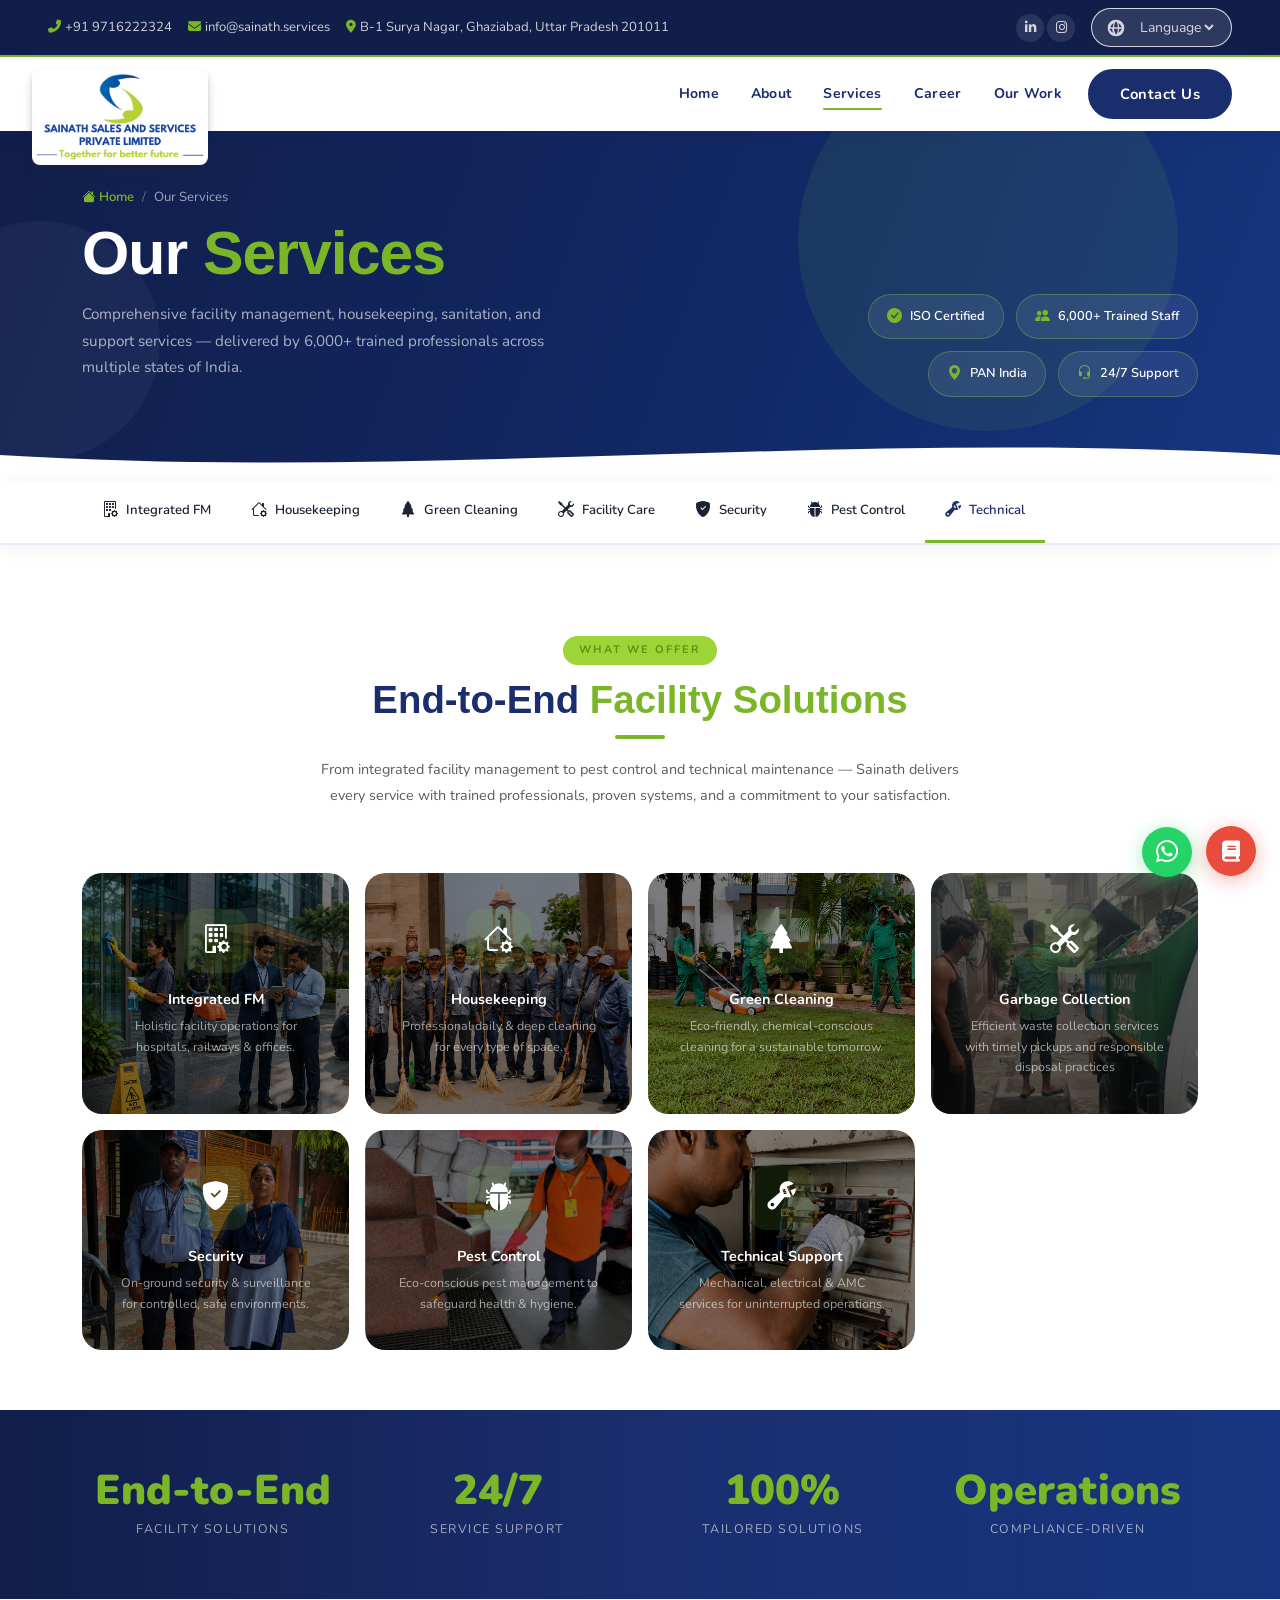
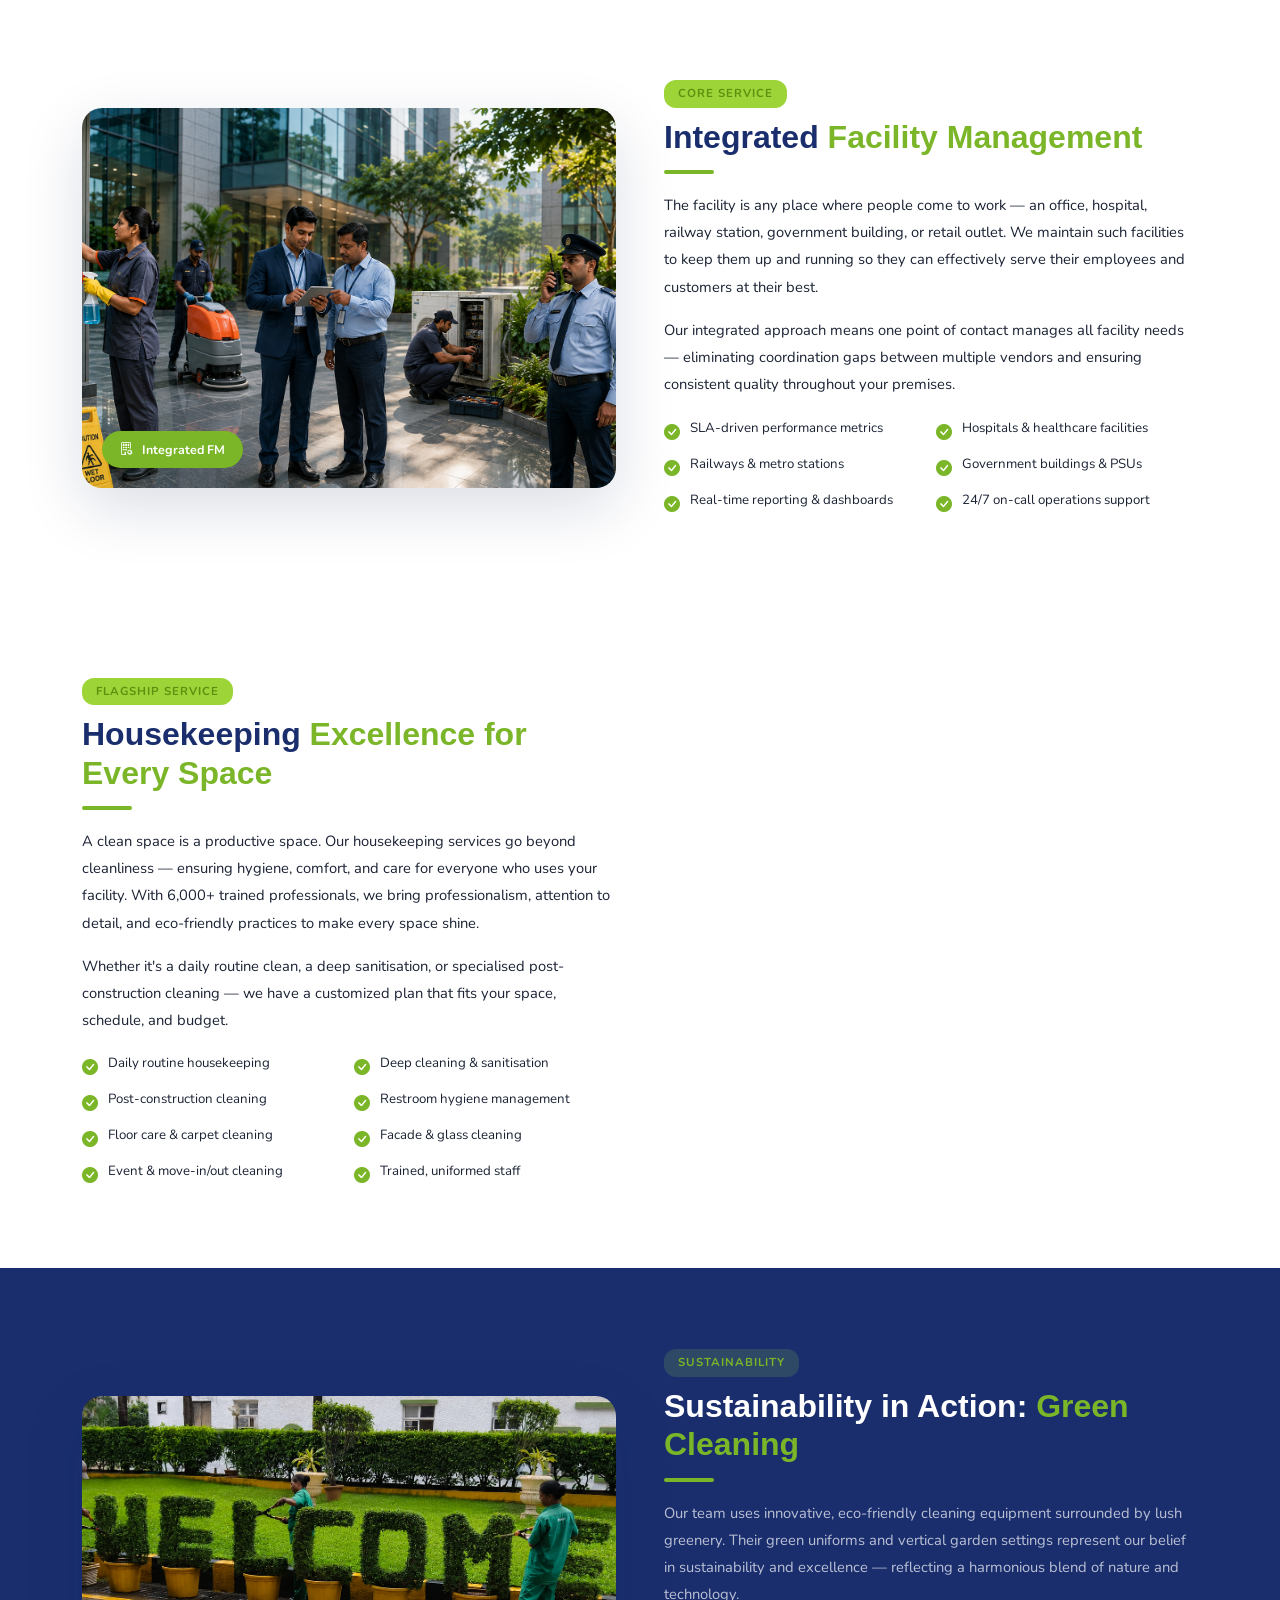
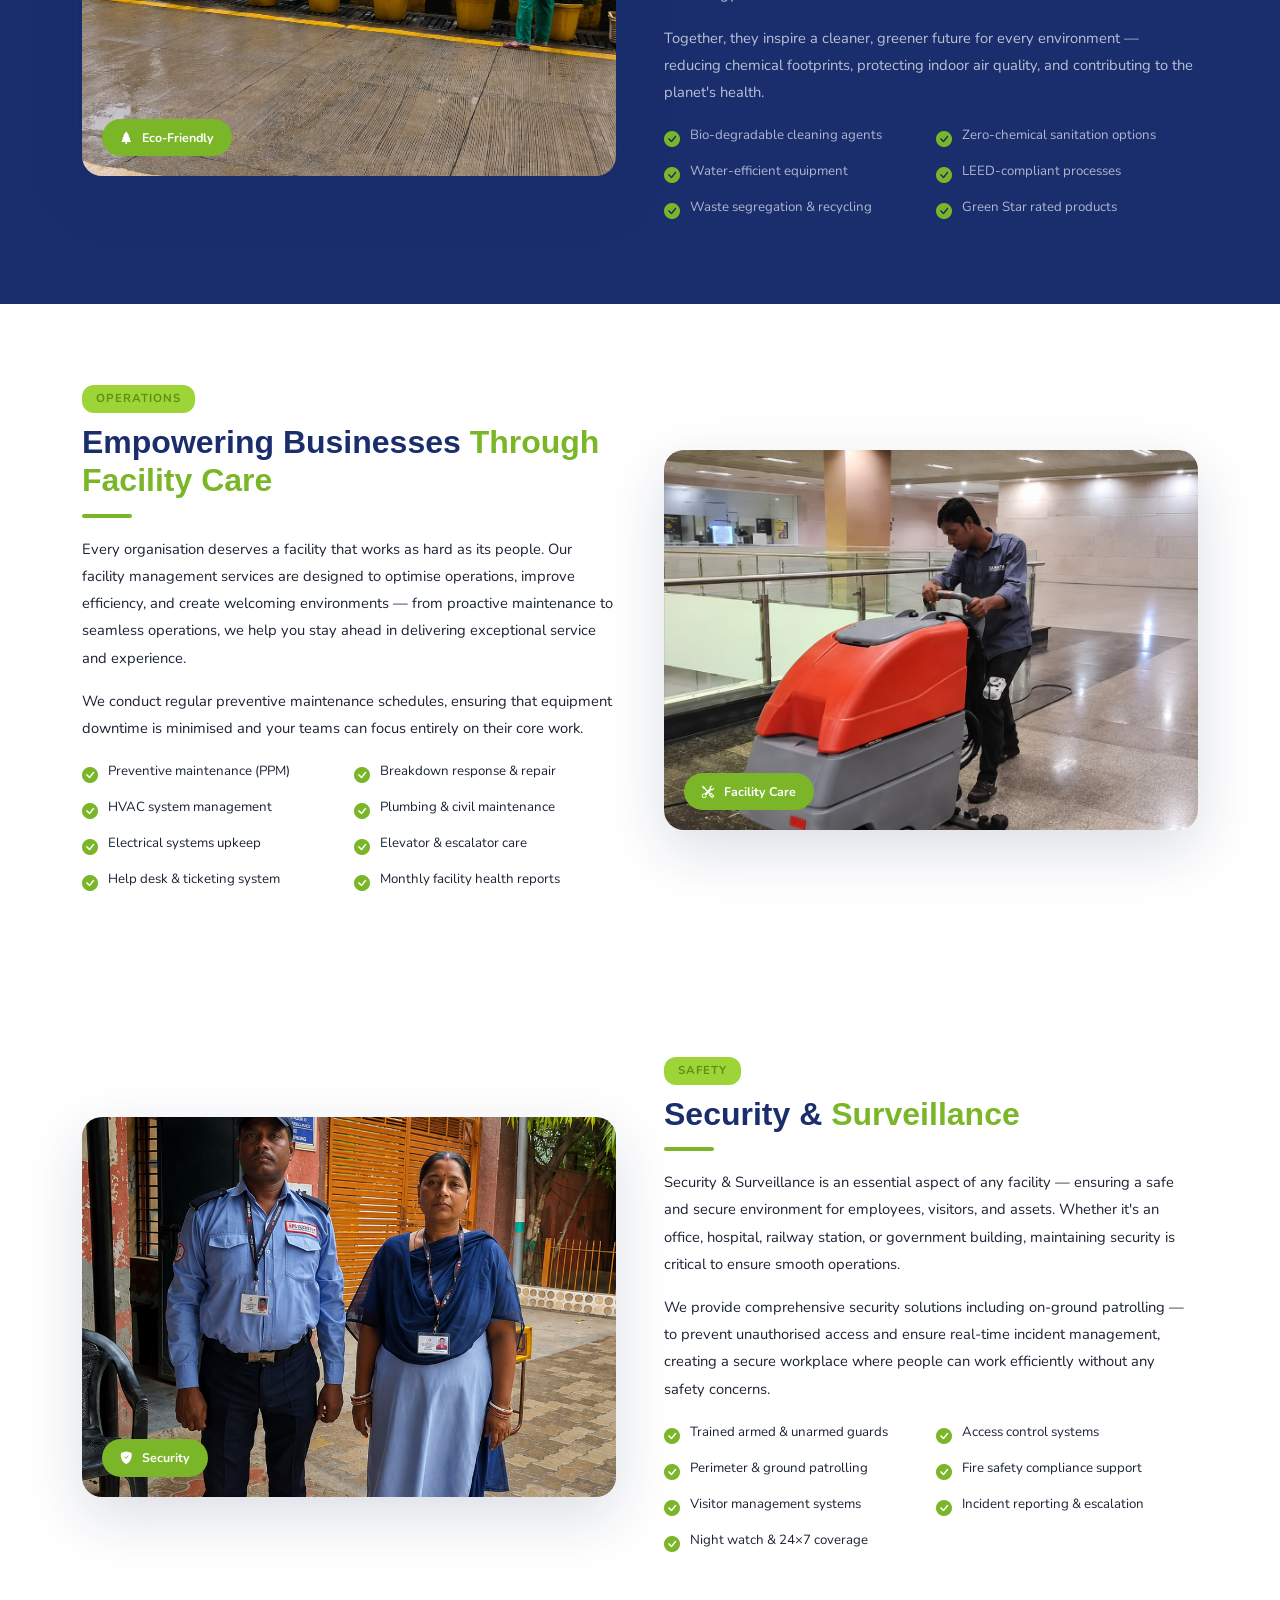
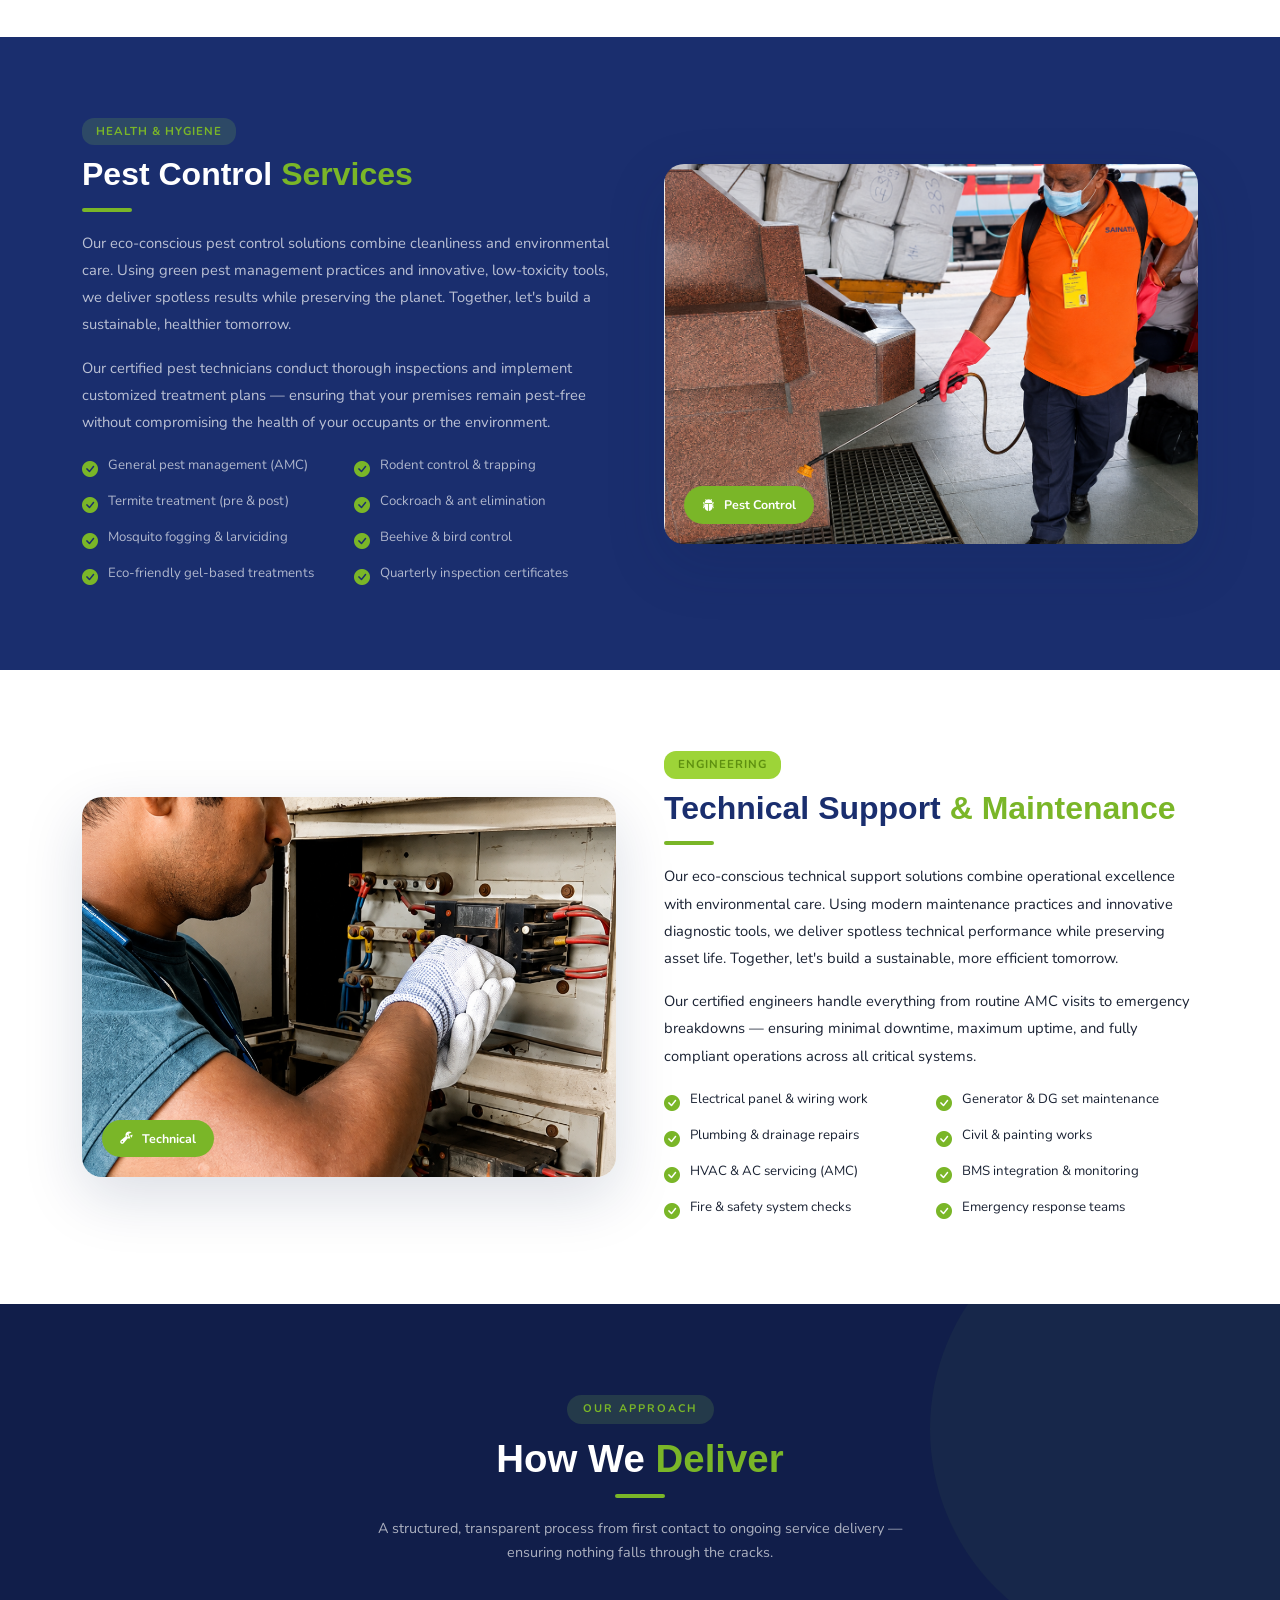
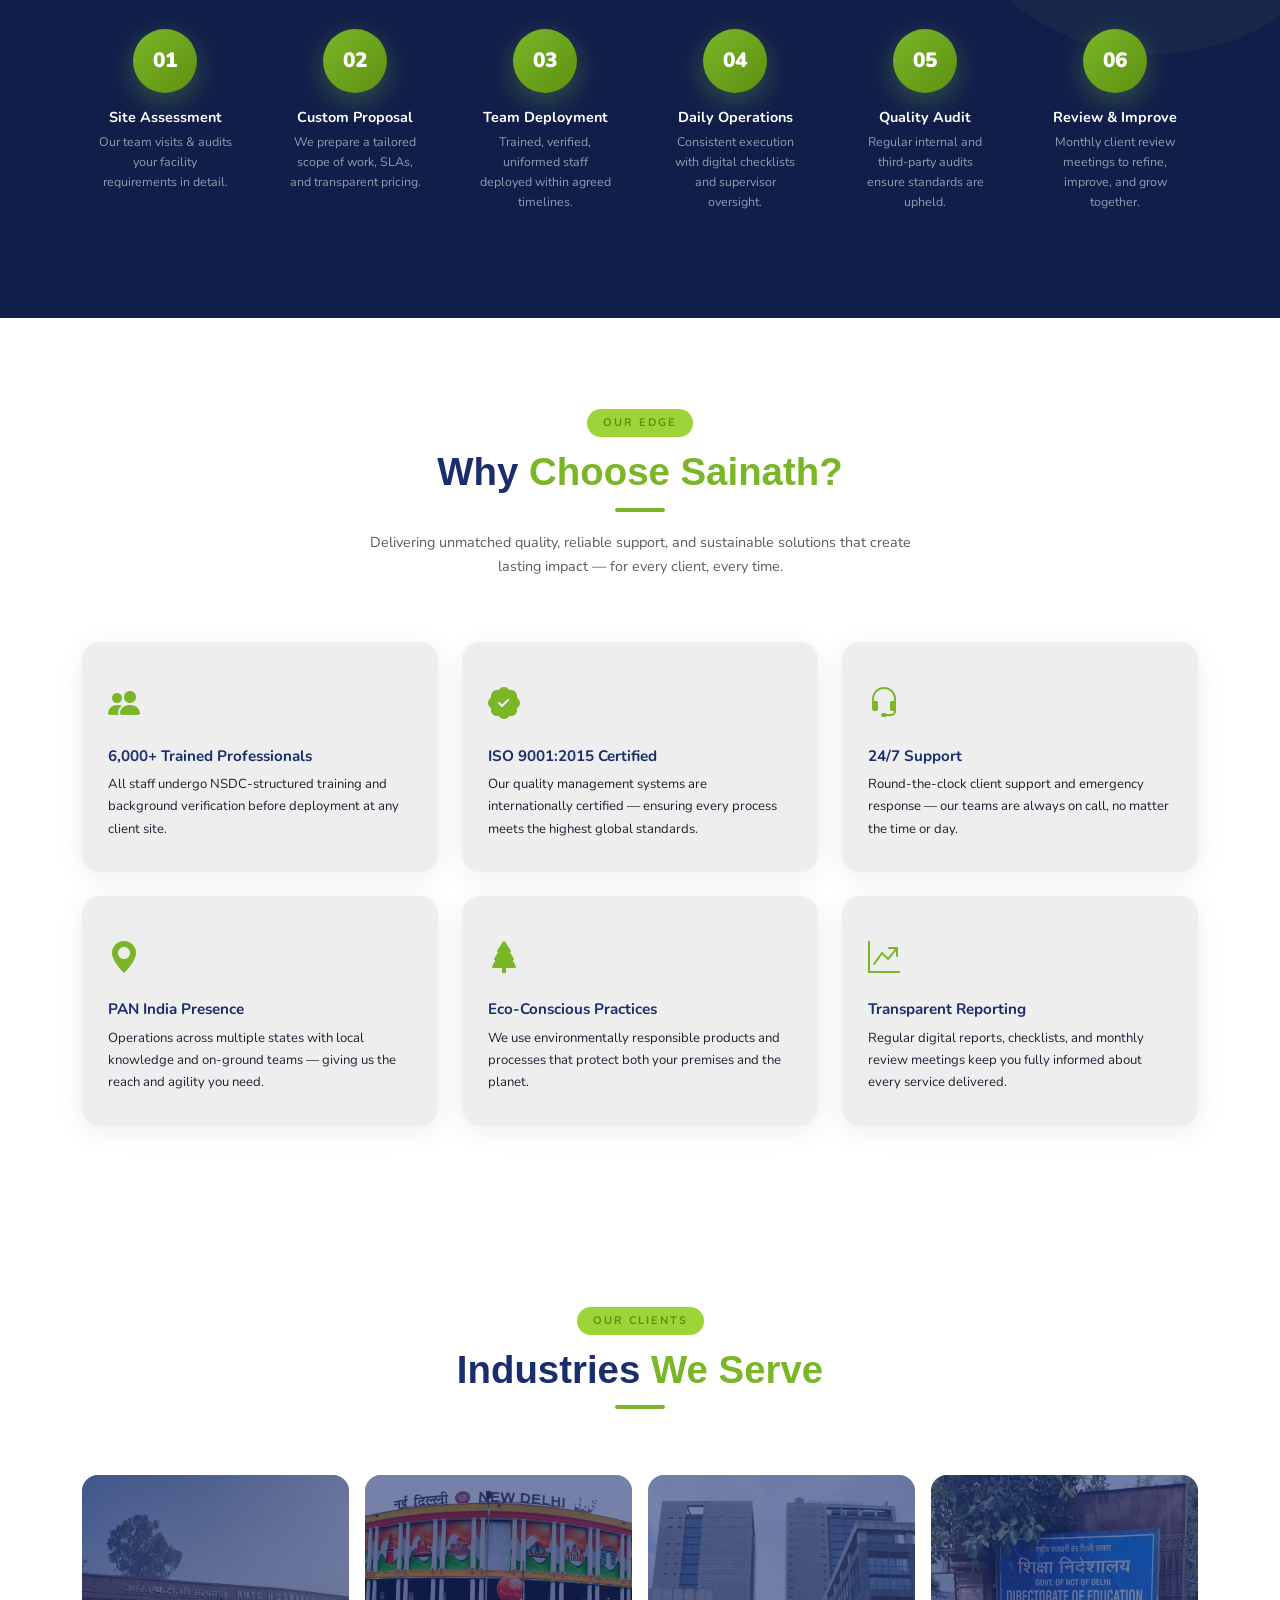
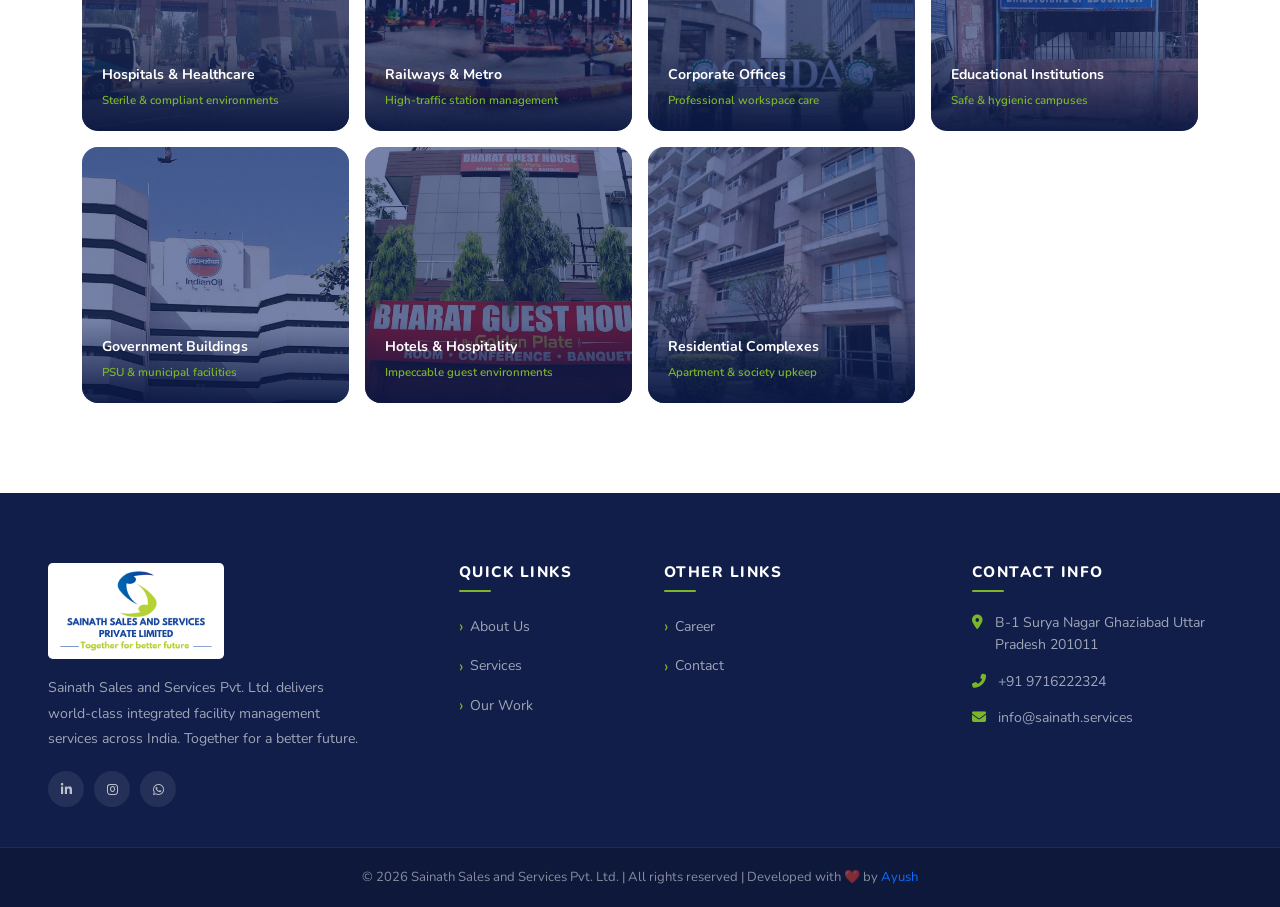
<file: services.html>
<!DOCTYPE html>
<html lang="en">
<head>
    <meta charset="UTF-8">
    <meta name="viewport" content="width=device-width, initial-scale=1.0">
<link rel="icon" type="image/x-icon" href="./assets/images/ico.ico">
  <title>Sainath Sales & Services Pvt Ltd – Together for Better Future</title>
    <link rel="stylesheet" href="./assets/css/bootstrap.min.css" />
  <link rel="stylesheet" href="https://cdnjs.cloudflare.com/ajax/libs/font-awesome/6.5.0/css/all.min.css" />
  <link rel="stylesheet" href="https://cdnjs.cloudflare.com/ajax/libs/animate.css/4.1.1/animate.min.css" />
  <link rel="stylesheet" href="https://cdn.jsdelivr.net/npm/bootstrap-icons@1.11.3/font/bootstrap-icons.min.css" />
  <link href="https://fonts.googleapis.com/css2?family=Playfair+Display:wght@700;900&family=Nunito:wght@300;400;600;700;800&display=swap" rel="stylesheet" />
  <link rel="stylesheet" href="./assets/css/header-footer.css" />
  <link rel="stylesheet" href="./assets/css/services.css"/>
</head>
<body>





    <div id="top-header">
  <div class="container-fluid px-3 px-md-5">
    <div class="d-flex flex-wrap justify-content-between align-items-center">
      <div class="top-contacts d-flex flex-wrap gap-3">
        <a href="tel:+919716222324"><i class="fas fa-phone-alt me-1"></i>+91 9716222324</a>
        <a href="mailto:info@sainathservices.com"><i class="fas fa-envelope me-1"></i>info@sainath.services</a>
        <span><i class="fas fa-map-marker-alt me-1"></i>B-1 Surya Nagar, Ghaziabad, Uttar Pradesh 201011</span>
      </div>
      <div class="top-right d-flex align-items-center gap-3">
        <div class="social-links">
          <!-- <a href="#"><i class="fab fa-facebook-f"></i></a> -->
          <!-- <a href="#"><i class="fab fa-twitter"></i></a> -->
          <a href="https://www.linkedin.com/company/sainath-sales-and-services-pvt-ltd/" target="_blank"><i class="fab fa-linkedin-in"></i></a>
          <a href="https://www.instagram.com/snsandspl1109" target="_blank"><i class="fab fa-instagram"></i></a>
          <!-- <a href="#"><i class="fab fa-youtube"></i></a> -->
        </div>
        <!-- Language Toggler -->
        <div class="lang-wrapper dropdown">
          

          <div class="translate-box">
    <svg class="globe-icon" viewBox="0 0 24 24">
        <path fill="currentColor"
            d="M12 2A10 10 0 1 0 12 22A10 10 0 1 0 12 2zm6.93 9h-3.05a15.7 15.7 0 0 0-1.38-5.03A8.02 8.02 0 0 1 18.93 11zM12 4c1.24 1.53 2.12 4.08 2.36 7H9.64C9.88 8.08 10.76 5.53 12 4zm-2.5 1.97A15.7 15.7 0 0 0 8.12 11H5.07A8.02 8.02 0 0 1 9.5 5.97zM4.26 13h3.05a15.7 15.7 0 0 0 1.38 5.03A8.02 8.02 0 0 1 4.26 13zM12 20c-1.24-1.53-2.12-4.08-2.36-7h4.72C14.12 15.92 13.24 18.47 12 20zm2.5-1.97A15.7 15.7 0 0 0 15.88 13h3.05a8.02 8.02 0 0 1-4.43 5.03z"/>
    </svg>

    <select id="custom-language" >
        <option value="">Language</option>
        <option value="en">English</option>
        <option value="hi">हिन्दी</option>
        <option value="fr">Français</option>
        <option value="es">Español</option>
    </select>
</div>

<div id="google_translate_element" style="display:none;"></div>


         
        </div>
      </div>
    </div>
  </div>
</div>

<!-- ===================== MAIN NAVBAR ===================== -->
<nav class="navbar navbar-expand-lg sticky-top" id="mainNav">
  <div class="container-fluid px-3 px-md-5 position-relative">
    <a class="navbar-brand position-absolute" href="./index.html">
      <img src="./assets/images/logo.png" alt="Sainath Logo" id="navLogo" />
    </a>
    <button class="navbar-toggler ms-auto" type="button" data-bs-toggle="collapse" data-bs-target="#navMenu">
      <span class="navbar-toggler-icon"></span>
    </button>
    <div class="collapse navbar-collapse" id="navMenu">
      <ul class="navbar-nav ms-auto align-items-lg-center gap-lg-1">
        <li class="nav-item "><a class="nav-link " href="./index.html">Home</a></li>
        <li class="nav-item"><a class="nav-link" href="./about.html">About</a></li>
        <!-- <li class="nav-item dropdown">
          <a class="nav-link dropdown-toggle" href="#" id="svcDrop" data-bs-toggle="dropdown">Services</a>
          <ul class="dropdown-menu">
            <li><a class="dropdown-item" href="#">Facility Management</a></li>
            <li><a class="dropdown-item" href="#">Housekeeping</a></li>
            <li><a class="dropdown-item" href="#">Green Cleaning</a></li>
            <li><a class="dropdown-item" href="#">Pest Control</a></li>
            <li><a class="dropdown-item" href="#">Landscaping</a></li>
          </ul>
        </li> -->
        <li class="nav-item"><a class="nav-link active" href="./services.html">Services</a></li>
        <li class="nav-item"><a class="nav-link" href="./career.html">Career</a></li>
        <!-- <li class="nav-item"><a class="nav-link" href="#">Testimonials</a></li> -->
        <li class="nav-item"><a class="nav-link" href="./Our Work.html">Our Work</a></li>
        <li class="nav-item ms-lg-2">
          <a class="btn btn-primary-brand" href="./contact.html">Contact Us</a>
        </li>
      </ul>
    </div>
  </div>
</nav>



<!-- ════════════════════ PAGE HEADER ════════════════════ -->
<header class="page-header">
  <div class="container">
    <div class="row align-items-end g-4">
      <div class="col-lg-7">
        <nav aria-label="breadcrumb" class="ph-breadcrumb fade-up">
          <ol class="breadcrumb mb-2 align-items-center">
            <li class="breadcrumb-item"><a href="#"><i class="bi bi-house-fill me-1"></i>Home</a></li>
            <li class="breadcrumb-item active">Our Services</li>
          </ol>
        </nav>
        <h1 class="ph-title fade-up delay-1">Our <span>Services</span></h1>
        <p class="ph-sub fade-up delay-2">Comprehensive facility management, housekeeping, sanitation, and support services — delivered by 6,000+ trained professionals across multiple states of India.</p>
      </div>
      <div class="col-lg-5 fade-right">
        <div class="ph-badges">
          <div class="ph-badge"><i class="bi bi-check-circle-fill"></i><span>ISO Certified</span></div>
          <div class="ph-badge"><i class="bi bi-people-fill"></i><span>6,000+ Trained Staff</span></div>
          <div class="ph-badge"><i class="bi bi-geo-alt-fill"></i><span>PAN India</span></div>
          <div class="ph-badge"><i class="bi bi-headset"></i><span>24/7 Support</span></div>
        </div>
      </div>
    </div>
  </div>
  <div class="ph-wave">
    <svg viewBox="0 0 1440 52" preserveAspectRatio="none" xmlns="http://www.w3.org/2000/svg">
      <path d="M0,26 C480,52 960,0 1440,26 L1440,52 L0,52 Z" fill="#ffffff"/>
    </svg>
  </div>
</header>

<!-- ════════════════════ STICKY NAV ════════════════════ -->
<div class="svc-nav-strip">
  <div class="container">
    <ul class="svc-nav">
      <li><a href="#integrated-fm" class="active"><i class="bi bi-building-gear"></i> Integrated FM</a></li>
      <li><a href="#housekeeping"><i class="bi bi-house-gear"></i> Housekeeping</a></li>
      <li><a href="#green-cleaning"><i class="bi bi-tree-fill"></i> Green Cleaning</a></li>
      <li><a href="#facility-care"><i class="bi bi-tools"></i> Facility Care</a></li>
      <li><a href="#security"><i class="bi bi-shield-fill-check"></i> Security</a></li>
      <li><a href="#pest-control"><i class="bi bi-bug-fill"></i> Pest Control</a></li>
      <!-- <li><a href="#landscaping"><i class="bi bi-flower1"></i> Landscaping</a></li> -->
      <li><a href="#technical"><i class="bi bi-wrench-adjustable"></i> Technical</a></li>
    </ul>
  </div>
</div>

<!-- ════════════════════ SERVICE OVERVIEW CARDS ════════════════════ -->
<section class="svc-intro">
  <div class="container">
    <div class="row justify-content-center mb-5">
      <div class="col-lg-7 text-center">
        <span class="eyebrow fade-up">What We Offer</span>
        <h2 class="sec-title fade-up delay-1">End-to-End <span>Facility Solutions</span></h2>
        <div class="divider mx-auto fade-up delay-1"></div>
        <p class="text-muted fade-up delay-2" style="font-size:.9rem; line-height:1.8;">From integrated facility management to pest control and technical maintenance — Sainath delivers every service with trained professionals, proven systems, and a commitment to your satisfaction.</p>
      </div>
    </div>
    <div class="row g-3">
      <div class="col-6 col-md-4 col-lg-3 fade-up delay-1"><div class="svc-intro-card svc-intro-card-integrated"><div class="ic z-1 position-relative"><i class="bi bi-building-gear z-1 position-relative"></i></div><h6 class="z-1 position-relative">Integrated FM</h6><p class="z-1 position-relative">Holistic facility operations for hospitals, railways & offices.</p><div class="svc-intro-card-overlay z-0"></div></div></div>
      <div class="col-6 col-md-4 col-lg-3 fade-up delay-2"><div class="svc-intro-card svc-intro-card-housekeeping"><div class="ic z-1 position-relative"><i class="bi bi-house-gear z-1 position-relative"></i></div><h6 class="z-1 position-relative">Housekeeping</h6><p class="z-1 position-relative">Professional daily & deep cleaning for every type of space.</p><div class="svc-intro-card-overlay z-0"></div></div></div>
      <div class="col-6 col-md-4 col-lg-3 fade-up delay-3"><div class="svc-intro-card svc-intro-card-green"><div class="ic z-1 position-relative"><i class="bi bi-tree-fill z-1 position-relative"></i></div><h6 class="z-1 position-relative">Green Cleaning</h6><p class="z-1 position-relative">Eco-friendly, chemical-conscious cleaning for a sustainable tomorrow.</p><div class="svc-intro-card-overlay z-0"></div></div></div>
      <div class="col-6 col-md-4 col-lg-3 fade-up delay-4"><div class="svc-intro-card svc-intro-card-garbage"><div class="ic z-1 position-relative"><i class="bi bi-tools z-1 position-relative"></i></div><h6 class="z-1 position-relative">Garbage Collection</h6><p class="z-1 position-relative">Efficient waste collection services with timely pickups and responsible disposal practices</p><div class="svc-intro-card-overlay z-0"></div></div></div>
      <div class="col-6 col-md-4 col-lg-3 fade-up delay-1"><div class="svc-intro-card svc-intro-card-security"><div class="ic z-1 position-relative"><i class="bi bi-shield-fill-check z-1 position-relative"></i></div><h6 class="z-1 position-relative">Security</h6><p class="z-1 position-relative">On-ground security & surveillance for controlled, safe environments.</p><div class="svc-intro-card-overlay z-0"></div></div></div>
      <div class="col-6 col-md-4 col-lg-3 fade-up delay-2"><div class="svc-intro-card svc-intro-card-pest"><div class="ic z-1 position-relative"><i class="bi bi-bug-fill z-1 position-relative"></i></div><h6 class="z-1 position-relative">Pest Control</h6><p class="z-1 position-relative">Eco-conscious pest management to safeguard health & hygiene.</p><div class="svc-intro-card-overlay z-0"></div></div></div>
      <!-- <div class="col-6 col-md-4 col-lg-3 fade-up delay-3"><div class="svc-intro-card svc-intro-card-landscaping"><div class="ic z-1 position-relative"><i class="bi bi-flower1 z-1 position-relative"></i></div><h6 class="z-1 position-relative">Landscaping</h6><p class="z-1 position-relative">Greening your premises with expert horticulture & garden care.</p><div class="svc-intro-card-overlay z-0"></div></div></div> -->
      <div class="col-6 col-md-4 col-lg-3 fade-up delay-4"><div class="svc-intro-card svc-intro-card-technical_suport"><div class="ic z-1 position-relative"><i class="bi bi-wrench-adjustable z-1 position-relative"></i></div><h6 class="z-1 position-relative">Technical Support</h6><p class="z-1 position-relative">Mechanical, electrical & AMC services for uninterrupted operations.</p><div class="svc-intro-card-overlay z-0"></div></div></div>
    </div>
  </div>
</section>

<!-- ════════════════════ STATS STRIP ════════════════════ -->
<div class="stats-strip">
  <div class="container">
    <div class="row g-4 text-center">
      <div class="col-6 col-md-3 fade-up delay-1"><div class="ss-stat"><div class="sn">End-to-End</div><div class="sl">Facility Solutions</div></div></div>
      <div class="col-6 col-md-3 fade-up delay-2"><div class="ss-stat"><div class="sn">24/7</div><div class="sl">Service Support</div></div></div>
      <div class="col-6 col-md-3 fade-up delay-3"><div class="ss-stat"><div class="sn">100%</div><div class="sl">Tailored Solutions</div></div></div>
      <div class="col-6 col-md-3 fade-up delay-4"><div class="ss-stat"><div class="sn">Operations</div><div class="sl">Compliance-Driven</div></div></div>
    </div>
  </div>
</div>

<!-- ════════════════════ 1. INTEGRATED FM ════════════════════ -->
<section class="svc-block" id="integrated-fm">
  <div class="container">
    <div class="row align-items-center g-5">
      <div class="col-lg-6 fade-left">
        <div class="svc-img-wrap">
          <img src="./assets/images/integrated_facility_mgmt.png?w=800&q=80" alt="Integrated Facility Management" />
          <span class="svc-img-badge"><i class="bi bi-building-gear me-1"></i> Integrated FM</span>
        </div>
      </div>
      <div class="col-lg-6 svc-content fade-right">
        <span class="svc-tag">Core Service</span>
        <h2>Integrated <span>Facility Management</span></h2>
        <div class="divider"></div>
        <p>The facility is any place where people come to work — an office, hospital, railway station, government building, or retail outlet. We maintain such facilities to keep them up and running so they can effectively serve their employees and customers at their best.</p>
        <p>Our integrated approach means one point of contact manages all facility needs — eliminating coordination gaps between multiple vendors and ensuring consistent quality throughout your premises.</p>
        <ul class="svc-feature-list">
          <!-- <li><i class="bi bi-check-circle-fill"></i> Single-vendor, multi-service model</li> -->
          <li><i class="bi bi-check-circle-fill"></i> SLA-driven performance metrics</li>
          <li><i class="bi bi-check-circle-fill"></i> Hospitals & healthcare facilities</li>
          <li><i class="bi bi-check-circle-fill"></i> Railways & metro stations</li>
          <li><i class="bi bi-check-circle-fill"></i> Government buildings & PSUs</li>
          <!-- <li><i class="bi bi-check-circle-fill"></i> Corporate offices & IT parks</li> -->
          <li><i class="bi bi-check-circle-fill"></i> Real-time reporting & dashboards</li>
          <li><i class="bi bi-check-circle-fill"></i> 24/7 on-call operations support</li>
        </ul>
      </div>
    </div>
  </div>
</section>

<!-- ════════════════════ 2. HOUSEKEEPING ════════════════════ -->
<section class="svc-block svc-block-alt" id="housekeeping">
  <div class="container">
    <div class="row align-items-center g-5 flex-lg-row-reverse">
      <div class="col-lg-6 fade-right">
        <div class="svc-img-wrap">
          <img src="./assets/images/housekeeping2.png?w=800&q=80" alt="Housekeeping Services" />
          <span class="svc-img-badge"><i class="bi bi-house-gear me-1"></i> Housekeeping</span>
        </div>
      </div>
      <div class="col-lg-6 svc-content fade-left">
        <span class="svc-tag">Flagship Service</span>
        <h2>Housekeeping <span>Excellence for Every Space</span></h2>
        <div class="divider"></div>
        <p>A clean space is a productive space. Our housekeeping services go beyond cleanliness — ensuring hygiene, comfort, and care for everyone who uses your facility. With 6,000+ trained professionals, we bring professionalism, attention to detail, and eco-friendly practices to make every space shine.</p>
        <p>Whether it's a daily routine clean, a deep sanitisation, or specialised post-construction cleaning — we have a customized plan that fits your space, schedule, and budget.</p>
        <ul class="svc-feature-list">
          <li><i class="bi bi-check-circle-fill"></i> Daily routine housekeeping</li>
          <li><i class="bi bi-check-circle-fill"></i> Deep cleaning & sanitisation</li>
          <li><i class="bi bi-check-circle-fill"></i> Post-construction cleaning</li>
          <li><i class="bi bi-check-circle-fill"></i> Restroom hygiene management</li>
          <li><i class="bi bi-check-circle-fill"></i> Floor care & carpet cleaning</li>
          <li><i class="bi bi-check-circle-fill"></i> Facade & glass cleaning</li>
          <li><i class="bi bi-check-circle-fill"></i> Event & move-in/out cleaning</li>
          <li><i class="bi bi-check-circle-fill"></i> Trained, uniformed staff</li>
        </ul>
      </div>
    </div>
  </div>
</section>

<!-- ════════════════════ 3. GREEN CLEANING ════════════════════ -->
<section class="svc-block svc-block-dark" id="green-cleaning">
  <div class="container">
    <div class="row align-items-center g-5">
      <div class="col-lg-6 fade-left">
        <div class="svc-img-wrap">
          <img src="./assets/images/horticulture1.png?w=800&q=80" alt="Green Cleaning" />
          <span class="svc-img-badge"><i class="bi bi-tree-fill me-1"></i> Eco-Friendly</span>
        </div>
      </div>
      <div class="col-lg-6 svc-content svc-content-dark fade-right">
        <span class="svc-tag svc-tag-dark">Sustainability</span>
        <h2 class="sec-title-white">Sustainability in Action: <span>Green Cleaning</span></h2>
        <div class="divider"></div>
        <p>Our team uses innovative, eco-friendly cleaning equipment surrounded by lush greenery. Their green uniforms and vertical garden settings represent our belief in sustainability and excellence — reflecting a harmonious blend of nature and technology.</p>
        <p>Together, they inspire a cleaner, greener future for every environment — reducing chemical footprints, protecting indoor air quality, and contributing to the planet's health.</p>
        <ul class="svc-feature-list">
          <li><i class="bi bi-check-circle-fill"></i> Bio-degradable cleaning agents</li>
          <li><i class="bi bi-check-circle-fill"></i> Zero-chemical sanitation options</li>
          <li><i class="bi bi-check-circle-fill"></i> Water-efficient equipment</li>
          <li><i class="bi bi-check-circle-fill"></i> LEED-compliant processes</li>
          <li><i class="bi bi-check-circle-fill"></i> Waste segregation & recycling</li>
          <!-- <li><i class="bi bi-check-circle-fill"></i> Indoor air quality monitoring</li> -->
          <li><i class="bi bi-check-circle-fill"></i> Green Star rated products</li>
          <!-- <li><i class="bi bi-check-circle-fill"></i> Eco-audit reporting available</li> -->
        </ul>
      </div>
    </div>
  </div>
</section>

<!-- ════════════════════ 4. FACILITY CARE ════════════════════ -->
<section class="svc-block" id="facility-care">
  <div class="container">
    <div class="row align-items-center g-5 flex-lg-row-reverse">
      <div class="col-lg-6 fade-right">
        <div class="svc-img-wrap">
          <img src="./assets/images/facility_mgmt.png?w=800&q=80" alt="Facility Care" />
          <span class="svc-img-badge"><i class="bi bi-tools me-1"></i> Facility Care</span>
        </div>
      </div>
      <div class="col-lg-6 svc-content fade-left">
        <span class="svc-tag">Operations</span>
        <h2>Empowering Businesses <span>Through Facility Care</span></h2>
        <div class="divider"></div>
        <p>Every organisation deserves a facility that works as hard as its people. Our facility management services are designed to optimise operations, improve efficiency, and create welcoming environments — from proactive maintenance to seamless operations, we help you stay ahead in delivering exceptional service and experience.</p>
        <p>We conduct regular preventive maintenance schedules, ensuring that equipment downtime is minimised and your teams can focus entirely on their core work.</p>
        <ul class="svc-feature-list">
          <li><i class="bi bi-check-circle-fill"></i> Preventive maintenance (PPM)</li>
          <li><i class="bi bi-check-circle-fill"></i> Breakdown response & repair</li>
          <li><i class="bi bi-check-circle-fill"></i> HVAC system management</li>
          <li><i class="bi bi-check-circle-fill"></i> Plumbing & civil maintenance</li>
          <li><i class="bi bi-check-circle-fill"></i> Electrical systems upkeep</li>
          <li><i class="bi bi-check-circle-fill"></i> Elevator & escalator care</li>
          <li><i class="bi bi-check-circle-fill"></i> Help desk & ticketing system</li>
          <li><i class="bi bi-check-circle-fill"></i> Monthly facility health reports</li>
        </ul>
      </div>
    </div>
  </div>
</section>

<!-- ════════════════════ 5. SECURITY ════════════════════ -->
<section class="svc-block svc-block-alt" id="security">
  <div class="container">
    <div class="row align-items-center g-5">
      <div class="col-lg-6 fade-left">
        <div class="svc-img-wrap">
          <img src="./assets/images/security.png?w=800&q=80" alt="Security & Surveillance" />
          <span class="svc-img-badge"><i class="bi bi-shield-fill-check me-1"></i> Security</span>
        </div>
      </div>
      <div class="col-lg-6 svc-content fade-right">
        <span class="svc-tag">Safety</span>
        <h2>Security &amp; <span>Surveillance</span></h2>
        <div class="divider"></div>
        <p>Security & Surveillance is an essential aspect of any facility — ensuring a safe and secure environment for employees, visitors, and assets. Whether it's an office, hospital, railway station, or government building, maintaining security is critical to ensure smooth operations.</p>
        <p>We provide comprehensive security solutions including on-ground patrolling — to prevent unauthorised access and ensure real-time incident management, creating a secure workplace where people can work efficiently without any safety concerns.</p>
        <ul class="svc-feature-list">
          <li><i class="bi bi-check-circle-fill"></i> Trained armed & unarmed guards</li>
          <!-- <li><i class="bi bi-check-circle-fill"></i> CCTV installation & monitoring</li> -->
          <li><i class="bi bi-check-circle-fill"></i> Access control systems</li>
          <li><i class="bi bi-check-circle-fill"></i> Perimeter & ground patrolling</li>
          <li><i class="bi bi-check-circle-fill"></i> Fire safety compliance support</li>
          <li><i class="bi bi-check-circle-fill"></i> Visitor management systems</li>
          <li><i class="bi bi-check-circle-fill"></i> Incident reporting & escalation</li>
          <li><i class="bi bi-check-circle-fill"></i> Night watch & 24×7 coverage</li>
        </ul>
      </div>
    </div>
  </div>
</section>

<!-- ════════════════════ 6. PEST CONTROL ════════════════════ -->
<section class="svc-block svc-block-dark" id="pest-control">
  <div class="container">
    <div class="row align-items-center g-5 flex-lg-row-reverse">
      <div class="col-lg-6 fade-right">
        <div class="svc-img-wrap">
          <img src="./assets/images/pest control.png?w=800&q=80" alt="Pest Control Services" />
          <span class="svc-img-badge"><i class="bi bi-bug-fill me-1"></i> Pest Control</span>
        </div>
      </div>
      <div class="col-lg-6 svc-content svc-content-dark fade-left">
        <span class="svc-tag svc-tag-dark">Health & Hygiene</span>
        <h2 class="sec-title-white">Pest Control <span>Services</span></h2>
        <div class="divider"></div>
        <p>Our eco-conscious pest control solutions combine cleanliness and environmental care. Using green pest management practices and innovative, low-toxicity tools, we deliver spotless results while preserving the planet. Together, let's build a sustainable, healthier tomorrow.</p>
        <p>Our certified pest technicians conduct thorough inspections and implement customized treatment plans — ensuring that your premises remain pest-free without compromising the health of your occupants or the environment.</p>
        <ul class="svc-feature-list">
          <li><i class="bi bi-check-circle-fill"></i> General pest management (AMC)</li>
          <li><i class="bi bi-check-circle-fill"></i> Rodent control & trapping</li>
          <li><i class="bi bi-check-circle-fill"></i> Termite treatment (pre & post)</li>
          <li><i class="bi bi-check-circle-fill"></i> Cockroach & ant elimination</li>
          <li><i class="bi bi-check-circle-fill"></i> Mosquito fogging & larviciding</li>
          <li><i class="bi bi-check-circle-fill"></i> Beehive & bird control</li>
          <li><i class="bi bi-check-circle-fill"></i> Eco-friendly gel-based treatments</li>
          <li><i class="bi bi-check-circle-fill"></i> Quarterly inspection certificates</li>
        </ul>
      </div>
    </div>
  </div>
</section>

<!-- ════════════════════ 7. LANDSCAPING ════════════════════ -->
<!-- <section class="svc-block" id="landscaping">
  <div class="container">
    <div class="row align-items-center g-5">
      <div class="col-lg-6 fade-left">
        <div class="svc-img-wrap">
          <img src="https://images.unsplash.com/photo-1416879595882-3373a0480b5b?w=800&q=80" alt="Landscaping & Gardening" />
          <span class="svc-img-badge"><i class="bi bi-flower1 me-1"></i> Landscaping</span>
        </div>
      </div>
      <div class="col-lg-6 svc-content fade-right">
        <span class="svc-tag">Green Spaces</span>
        <h2>Landscaping <span>&amp; Gardening</span></h2>
        <div class="divider"></div>
        <p>Our landscaping and horticulture team transforms barren premises into thriving green spaces. We believe greenery is not just aesthetic — it improves air quality, reduces stress, and creates a welcoming environment for employees, residents, and visitors alike.</p>
        <p>From rooftop gardens and vertical green walls to manicured lawns and seasonal flowering beds — we design, plant, and maintain every type of green space with expertise and passion.</p>
        <ul class="svc-feature-list">
          <li><i class="bi bi-check-circle-fill"></i> Garden design & installation</li>
          <li><i class="bi bi-check-circle-fill"></i> Lawn maintenance & mowing</li>
          <li><i class="bi bi-check-circle-fill"></i> Tree pruning & topiary</li>
          <li><i class="bi bi-check-circle-fill"></i> Vertical gardens & green walls</li>
          <li><i class="bi bi-check-circle-fill"></i> Drip irrigation systems</li>
          <li><i class="bi bi-check-circle-fill"></i> Seasonal flower bed management</li>
          <li><i class="bi bi-check-circle-fill"></i> Indoor plant supply & care</li>
          <li><i class="bi bi-check-circle-fill"></i> Soil testing & composting</li>
        </ul>
      </div>
    </div>
  </div>
</section> -->

<!-- ════════════════════ 8. TECHNICAL SUPPORT ════════════════════ -->
<section class="svc-block svc-block-alt" id="technical">
  <div class="container">
    <div class="row align-items-center g-5 flex-lg-row-reverse">
      
      <div class="col-lg-6 svc-content fade-left">
        <span class="svc-tag">Engineering</span>
        <h2>Technical Support <span>&amp; Maintenance</span></h2>
        <div class="divider"></div>
        <p>Our eco-conscious technical support solutions combine operational excellence with environmental care. Using modern maintenance practices and innovative diagnostic tools, we deliver spotless technical performance while preserving asset life. Together, let's build a sustainable, more efficient tomorrow.</p>
        <p>Our certified engineers handle everything from routine AMC visits to emergency breakdowns — ensuring minimal downtime, maximum uptime, and fully compliant operations across all critical systems.</p>
        <ul class="svc-feature-list">
          <li><i class="bi bi-check-circle-fill"></i> Electrical panel & wiring work</li>
          <li><i class="bi bi-check-circle-fill"></i> Generator & DG set maintenance</li>
          <li><i class="bi bi-check-circle-fill"></i> Plumbing & drainage repairs</li>
          <li><i class="bi bi-check-circle-fill"></i> Civil & painting works</li>
          <li><i class="bi bi-check-circle-fill"></i> HVAC & AC servicing (AMC)</li>
          <li><i class="bi bi-check-circle-fill"></i> BMS integration & monitoring</li>
          <li><i class="bi bi-check-circle-fill"></i> Fire & safety system checks</li>
          <li><i class="bi bi-check-circle-fill"></i> Emergency response teams</li>
        </ul>
      </div>
      <div class="col-lg-6 fade-right">
        <div class="svc-img-wrap">
          <img src="./assets/images/tech support.png?w=800&q=80" alt="Technical Support & Maintenance" />
          <span class="svc-img-badge"><i class="bi bi-wrench-adjustable me-1"></i> Technical</span>
        </div>
      </div>
    </div>
  </div>
</section>

<!-- ════════════════════ HOW WE WORK — PROCESS ════════════════════ -->
<section class="process-section">
  <div class="container" style="position:relative;z-index:1;">
    <div class="row justify-content-center mb-5">
      <div class="col-lg-6 text-center">
        <span class="eyebrow eyebrow-white fade-up">Our Approach</span>
        <h2 class="sec-title sec-title-white fade-up delay-1">How We <span>Deliver</span></h2>
        <div class="divider mx-auto fade-up delay-1"></div>
        <p class="fade-up delay-2" style="color:rgba(255,255,255,.65);font-size:.9rem;">A structured, transparent process from first contact to ongoing service delivery — ensuring nothing falls through the cracks.</p>
      </div>
    </div>
    <div class="row g-4 text-center">
      <div class="col-6 col-md-4 col-lg-2 fade-up delay-1">
        <div class="process-step">
          <div class="ps-num">01</div>
          <h6>Site Assessment</h6>
          <p>Our team visits & audits your facility requirements in detail.</p>
        </div>
      </div>
      <div class="col-6 col-md-4 col-lg-2 fade-up delay-2">
        <div class="process-step">
          <div class="ps-num">02</div>
          <h6>Custom Proposal</h6>
          <p>We prepare a tailored scope of work, SLAs, and transparent pricing.</p>
        </div>
      </div>
      <div class="col-6 col-md-4 col-lg-2 fade-up delay-3">
        <div class="process-step">
          <div class="ps-num">03</div>
          <h6>Team Deployment</h6>
          <p>Trained, verified, uniformed staff deployed within agreed timelines.</p>
        </div>
      </div>
      <div class="col-6 col-md-4 col-lg-2 fade-up delay-1">
        <div class="process-step">
          <div class="ps-num">04</div>
          <h6>Daily Operations</h6>
          <p>Consistent execution with digital checklists and supervisor oversight.</p>
        </div>
      </div>
      <div class="col-6 col-md-4 col-lg-2 fade-up delay-2">
        <div class="process-step">
          <div class="ps-num">05</div>
          <h6>Quality Audit</h6>
          <p>Regular internal and third-party audits ensure standards are upheld.</p>
        </div>
      </div>
      <div class="col-6 col-md-4 col-lg-2 fade-up delay-3">
        <div class="process-step">
          <div class="ps-num">06</div>
          <h6>Review & Improve</h6>
          <p>Monthly client review meetings to refine, improve, and grow together.</p>
        </div>
      </div>
    </div>
  </div>
</section>

<!-- ════════════════════ WHY CHOOSE US ════════════════════ -->
<section class="why-section">
  <div class="container">
    <div class="row justify-content-center mb-5">
      <div class="col-lg-6 text-center">
        <span class="eyebrow fade-up">Our Edge</span>
        <h2 class="sec-title fade-up delay-1">Why <span>Choose Sainath?</span></h2>
        <div class="divider mx-auto fade-up delay-1"></div>
        <p class="text-muted fade-up delay-2" style="font-size:.9rem;">Delivering unmatched quality, reliable support, and sustainable solutions that create lasting impact — for every client, every time.</p>
      </div>
    </div>
    <div class="row g-4">
      <div class="col-sm-6 col-lg-4 fade-up delay-1">
        <div class="why-card"><div class="wc-icon"><i class="bi bi-people-fill"></i></div><h6>6,000+ Trained Professionals</h6><p>All staff undergo NSDC-structured training and background verification before deployment at any client site.</p></div>
      </div>
      <div class="col-sm-6 col-lg-4 fade-up delay-2">
        <div class="why-card"><div class="wc-icon"><i class="bi bi-patch-check-fill"></i></div><h6>ISO 9001:2015 Certified</h6><p>Our quality management systems are internationally certified — ensuring every process meets the highest global standards.</p></div>
      </div>
      <div class="col-sm-6 col-lg-4 fade-up delay-3">
        <div class="why-card"><div class="wc-icon"><i class="bi bi-headset"></i></div><h6>24/7 Support</h6><p>Round-the-clock client support and emergency response — our teams are always on call, no matter the time or day.</p></div>
      </div>
      <div class="col-sm-6 col-lg-4 fade-up delay-1">
        <div class="why-card"><div class="wc-icon"><i class="bi bi-geo-alt-fill"></i></div><h6>PAN India Presence</h6><p>Operations across multiple states with local knowledge and on-ground teams — giving us the reach and agility you need.</p></div>
      </div>
      <div class="col-sm-6 col-lg-4 fade-up delay-2">
        <div class="why-card"><div class="wc-icon"><i class="bi bi-tree-fill"></i></div><h6>Eco-Conscious Practices</h6><p>We use environmentally responsible products and processes that protect both your premises and the planet.</p></div>
      </div>
      <div class="col-sm-6 col-lg-4 fade-up delay-3">
        <div class="why-card"><div class="wc-icon"><i class="bi bi-graph-up-arrow"></i></div><h6>Transparent Reporting</h6><p>Regular digital reports, checklists, and monthly review meetings keep you fully informed about every service delivered.</p></div>
      </div>
    </div>
  </div>
</section>

<!-- ════════════════════ INDUSTRIES SERVED ════════════════════ -->
<section class="industries-section">
  <div class="container">
    <div class="row justify-content-center mb-5">
      <div class="col-lg-6 text-center">
        <span class="eyebrow fade-up">Our Clients</span>
        <h2 class="sec-title fade-up delay-1">Industries <span>We Serve</span></h2>
        <div class="divider mx-auto fade-up delay-1"></div>
      </div>
    </div>
    <div class="row g-3">
      <div class="col-6 col-md-4 col-lg-3 fade-up delay-1">
        <div class="ind-card">
          <div class="ind-card-bg" style="background-image:url('./assets/images/rhtc-hospital-najafgarh-delhi-hospitals-6Rr7pzntxY.avif?w=600&q=70');"></div>
          <div class="ind-card-body"><h6>Hospitals & Healthcare</h6><span>Sterile & compliant environments</span></div>
        </div>
      </div>
      <!-- <div class="col-6 col-md-4 col-lg-3 fade-up delay-2">
        <div class="ind-card">
          <div class="ind-card-bg" style="background-image:url('https://images.unsplash.com/photo-1553413077-190dd305871c?w=600&q=70');"></div>
          <div class="ind-card-body"><h6>Manufacturing & Factories</h6><span>Industrial-grade facility care</span></div>
        </div>
      </div> -->
      <div class="col-6 col-md-4 col-lg-3 fade-up delay-3">
        <div class="ind-card">
          <div class="ind-card-bg" style="background-image:url('./assets/images/ndls.jpeg');"></div>
          <div class="ind-card-body"><h6>Railways & Metro</h6><span>High-traffic station management</span></div>
        </div>
      </div>
      <div class="col-6 col-md-4 col-lg-3 fade-up delay-4">
        <div class="ind-card">
          <div class="ind-card-bg" style="background-image:url('./assets/images/gnida.jpg?w=600&q=70');"></div>
          <div class="ind-card-body"><h6>Corporate Offices</h6><span>Professional workspace care</span></div>
        </div>
      </div>
      <div class="col-6 col-md-4 col-lg-3 fade-up delay-1">
        <div class="ind-card">
          <div class="ind-card-bg" style="background-image:url('./assets/images/dofedu.jpg?w=600&q=70');"></div>
          <div class="ind-card-body"><h6>Educational Institutions</h6><span>Safe & hygienic campuses</span></div>
        </div>
      </div>
      <div class="col-6 col-md-4 col-lg-3 fade-up delay-2">
        <div class="ind-card">
          <div class="ind-card-bg" style="background-image:url('./assets/images/indianOil.jpg?w=600&q=70');"></div>
          <div class="ind-card-body"><h6>Government Buildings</h6><span>PSU & municipal facilities</span></div>
        </div>
      </div>
      <div class="col-6 col-md-4 col-lg-3 fade-up delay-3">
        <div class="ind-card">
          <div class="ind-card-bg" style="background-image:url('./assets/images/bharat_guest.webp?w=600&q=70');"></div>
          <div class="ind-card-body"><h6>Hotels & Hospitality</h6><span>Impeccable guest environments</span></div>
        </div>
      </div>
      <div class="col-6 col-md-4 col-lg-3 fade-up delay-4">
        <div class="ind-card">
          <div class="ind-card-bg" style="background-image:url('./assets/images/cwg.avif?w=600&q=70');"></div>
          <div class="ind-card-body"><h6>Residential Complexes</h6><span>Apartment & society upkeep</span></div>
        </div>
      </div>
    </div>
  </div>
</section>

<!-- ════════════════════ CTA ════════════════════ -->
<!-- <section class="svc-cta">
  <div class="container text-center">
    <h2 class="fade-up">Ready to Transform <span style="text-decoration:underline;text-decoration-color:rgba(255,255,255,.5);">Your Facility?</span></h2>
    <p class="fade-up delay-1 mb-4">Get in touch with our team for a free site assessment and customised service proposal.</p>
    <div class="fade-up delay-2 d-flex flex-wrap gap-3 justify-content-center">
      <a href="#" class="btn btn-white btn-lg">Get a Free Quote</a>
      <a href="#" class="btn btn-outline-white btn-lg">Call Us Now</a>
    </div>
  </div>
</section> -->


<!-- footer starts -->



<!-- ===================== FOOTER ===================== -->
<footer id="footer">
  <div class="footer-top">
    <div class="container-fluid px-3 px-md-5">
      <div class="row g-5">
        <div class="col-lg-4 col-md-6">
          <div class="footer-brand">
            <div class="footer-logo-img mb-3">
              <img src="./assets/images/logo.png" alt="Logo" class="footer-logo" />
            </div>
            
            <p>Sainath Sales and Services Pvt. Ltd. delivers world-class integrated facility management services across India. Together for a better future.</p>
            <div class="footer-social">
              <!-- <a href="#"><i class="fab fa-facebook-f"></i></a> -->
              <!-- <a href="#"><i class="fab fa-twitter"></i></a> -->
              <a href="https://www.linkedin.com/company/sainath-sales-and-services-pvt-ltd/" target="_blank"><i class="fab fa-linkedin-in"></i></a>
              <a href="https://www.instagram.com/snsandspl1109" target="_blank"><i class="fab fa-instagram"></i></a>
              <!-- <a href="#"><i class="fab fa-youtube"></i></a> -->
              <a href="https://wa.me/919716222324" target="_blank"><i class="fab fa-whatsapp"></i></a>
            </div>
          </div>
        </div>
        <div class="col-lg-2 col-md-3 col-6">
          <h5 class="footer-heading">Quick Links</h5>
          <ul class="footer-links">
            <!-- <li><a href="#hero">Home</a></li> -->
            <li><a href="./about.html">About Us</a></li>
            <li><a href="./services.html">Services</a></li>
            <li><a href="./Our Work.html">Our Work</a></li>
            <!-- <li><a href="#team">Our Team</a></li> -->
            
          </ul>
        </div>
        <div class="col-lg-3 col-md-3 col-6">
          <h5 class="footer-heading">Other Links</h5>
          <ul class="footer-links">
            <li><a href="./career.html">Career</a></li>
            <li><a href="./contact.html">Contact</a></li>
          </ul>
        </div>
        <div class="col-lg-3 col-md-6">
          <h5 class="footer-heading">Contact Info</h5>
          <ul class="footer-contact">
            <li><i class="fas fa-map-marker-alt"></i>B-1 Surya Nagar
Ghaziabad
Uttar Pradesh 201011</li>
            <li><i class="fas fa-phone-alt"></i><a href="tel:+911234567890">+91 9716222324</a></li>
            <li><i class="fas fa-envelope"></i><a href="mailto:info@sainathservices.com">info@sainath.services</a></li>
          </ul>
          <!-- <div class="footer-cert mt-3">
            <span class="cert-badge"><i class="fas fa-certificate"></i> ISO 9001:2015</span>
            <span class="cert-badge"><i class="fas fa-shield-alt"></i> Verified</span>
          </div> -->
        </div>
      </div>
    </div>
  </div>
  <div class="footer-bottom">
    <div class="container-fluid px-3 px-md-5">
      <div class="d-flex flex-wrap justify-content-center align-items-center gap-2">
        <p class="mb-0 text-center">© 2026 Sainath Sales and Services Pvt. Ltd. | All rights reserved | Developed with ❤️ by <a class="text-gray-300 text-decoration-none" href="https://www.linkedin.com/in/ayushdce2/" target="_blank">Ayush</a></p>

        
        <!-- <div class="footer-bottom-links">
          <a href="#">Privacy Policy</a>
          <a href="#">Terms of Service</a>
          <a href="#">Sitemap</a>
        </div> -->
      </div>
    </div>
  </div>
</footer>

<!-- ===================== FLOATING ELEMENTS ===================== -->

<!-- Fixed Enquiry Sidebar -->
<!-- <div id="enquirySidebar" class="enquiry-sidebar">
  <div class="enquiry-tab" id="enquiryTab">
    <i class="fas fa-comment-dots"></i>
    <span>Quick Enquiry</span>
  </div>
  <div class="enquiry-form-panel" id="enquiryPanel">
    <div class="eq-header">
      <h6><i class="fas fa-headset me-2"></i>Quick Enquiry</h6>
      <button class="eq-close" id="closeEnquiry"><i class="fas fa-times"></i></button>
    </div>
    <form id="quickEnquiryForm">
      <input type="text" class="form-control mb-2" placeholder="Your Name" required />
      <input type="tel" class="form-control mb-2" placeholder="Phone Number" required />
      <input type="email" class="form-control mb-2" placeholder="Email Address" />
      <select class="form-select mb-2">
        <option value="">Select Service</option>
        <option>Facility Management</option>
        <option>Housekeeping</option>
        <option>Green Cleaning</option>
        <option>Pest Control</option>
        <option>Other</option>
      </select>
      <textarea class="form-control mb-3" rows="3" placeholder="Your Message..."></textarea>
      <button type="submit" class="btn btn-primary-brand w-100">Submit Enquiry</button>
    </form>
  </div>
</div> -->

<!-- Go to Top -->
<button id="goToTop" class="go-top-btn" title="Go to top">
  <i class="fas fa-chevron-up"></i>
</button>

<!-- WhatsApp Float -->
<a href="https://wa.me/919716222324" class="whatsapp-float" target="_blank" title="Chat on WhatsApp">
  <i class="fab fa-whatsapp"></i>
</a>

<!-- Download Brochure Float -->
<a href="#" class="brochure-float" id="brochureFloat" title="Download Brochure">

<i class="fas fa-book"></i>          

</a>



<script src="./assets/js/bootstrap.bundle.min.js"></script>

<script src="./assets/js/script.js"></script>
<script src="https://translate.google.com/translate_a/element.js?cb=googleTranslateElementInit"></script>
<script>
function googleTranslateElementInit() {
    new google.translate.TranslateElement({
        pageLanguage: 'en',
        autoDisplay: false
    }, 'google_translate_element');
}

document.addEventListener("DOMContentLoaded", function () {
    document.getElementById("custom-language")
        .addEventListener("change", function () {
            changeLanguage(this.value);
        });
});

function changeLanguage(lang) {
    let interval = setInterval(() => {
        let select = document.querySelector('.goog-te-combo');

        if (select) {
            select.value = lang;
            select.dispatchEvent(new Event('change'));
            clearInterval(interval);
        }
    }, 500);
}
</script>


<script>
  // Scroll animations
  const animEls = document.querySelectorAll('.fade-up, .fade-left, .fade-right');
  const obs = new IntersectionObserver((entries) => {
    entries.forEach(e => { if (e.isIntersecting) e.target.classList.add('visible'); });
  }, { threshold: 0.1 });
  animEls.forEach(el => obs.observe(el));

  // Sticky nav active state on scroll
  const sections = document.querySelectorAll('section[id]');
  const navLinks = document.querySelectorAll('.svc-nav a');
  const navObs = new IntersectionObserver((entries) => {
    entries.forEach(e => {
      if (e.isIntersecting) {
        navLinks.forEach(a => a.classList.remove('active'));
        const active = document.querySelector(`.svc-nav a[href="#${e.target.id}"]`);
        if (active) active.classList.add('active');
      }
    });
  }, { rootMargin: '-40% 0px -55% 0px' });
  sections.forEach(s => navObs.observe(s));

  // Smooth scroll for nav links
  navLinks.forEach(a => {
    a.addEventListener('click', e => {
      e.preventDefault();
      const target = document.querySelector(a.getAttribute('href'));
      if (target) target.scrollIntoView({ behavior: 'smooth', block: 'start' });
    });
  });
</script>

</body>
</html>
</file>
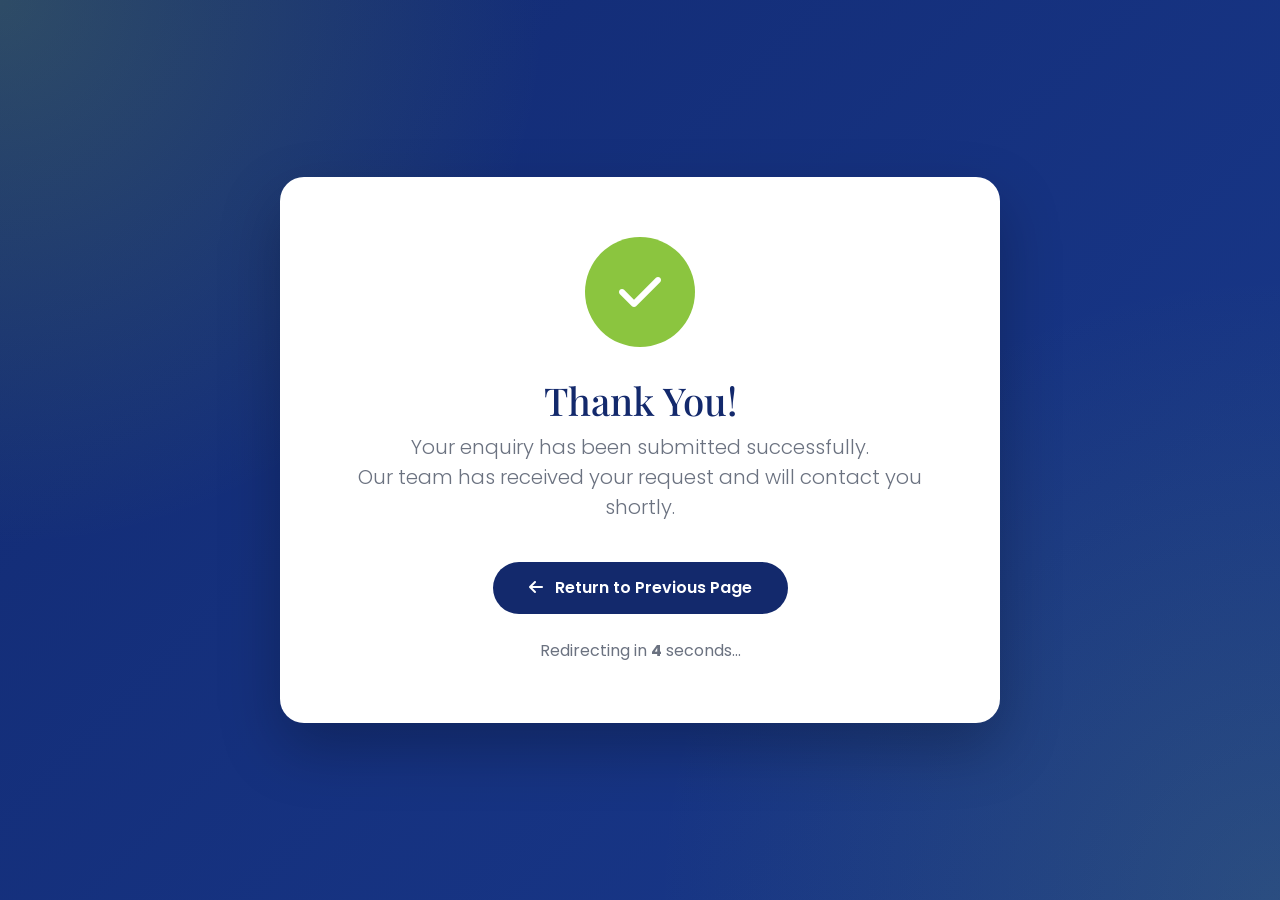
<file: success.html>
<!DOCTYPE html>
<html lang="en">

<head>

<meta charset="UTF-8">
<meta name="viewport" content="width=device-width, initial-scale=1">

<title>Thank You</title>

<link href="./assets/css/bootstrap.min.css" rel="stylesheet">

<link href="https://cdnjs.cloudflare.com/ajax/libs/font-awesome/6.7.2/css/all.min.css" rel="stylesheet">

<link href="https://fonts.googleapis.com/css2?family=Playfair+Display:wght@700&family=Poppins:wght@300;400;500;600&display=swap" rel="stylesheet">

<style>

body{

    font-family:Poppins,sans-serif;

    background:
    radial-gradient(circle at top left,#9fd23633 0%,transparent 35%),
    radial-gradient(circle at bottom right,#9fd23622 0%,transparent 40%),
    linear-gradient(135deg,#122A72,#19398C);

    min-height:100vh;

    display:flex;

    align-items:center;

    justify-content:center;

    overflow:hidden;

}

.success-card{

    max-width:720px;

    width:94%;

    border:none;

    border-radius:24px;

    padding:60px 50px;

    text-align:center;

    box-shadow:0 25px 60px rgba(0,0,0,.25);

    animation:fadeUp .8s;

}

.success-icon{

    width:110px;

    height:110px;

    background:#8bc53f;

    color:#fff;

    border-radius:50%;

    margin:auto;

    display:flex;

    align-items:center;

    justify-content:center;

    font-size:48px;

    animation:pop .6s;

}

h1{

    font-family:"Playfair Display",serif;

    color:#13296c;

    margin-top:30px;

    font-size:2.4rem;

}

.lead{

    color:#6b7280;

}

.info-box{

    background:#f6fbef;

    border-left:5px solid #8bc53f;

    border-radius:15px;

    padding:18px;

    margin-top:35px;

}

.info-box i{

    color:#8bc53f;

}

.btn-theme{

    background:#13296c;

    color:#fff;

    border-radius:40px;

    padding:13px 35px;

    font-weight:600;

    transition:.3s;

}

.btn-theme:hover{

    background:#1c43a0;

    color:#fff;

    transform:translateY(-2px);

}

.countdown{

    color:#6b7280;

    margin-top:25px;

}

.contact{

    margin-top:35px;

    color:#555;

}

.contact i{

    color:#8bc53f;

}

@keyframes pop{

0%{

transform:scale(0);

}

80%{

transform:scale(1.15);

}

100%{

transform:scale(1);

}

}

@keyframes fadeUp{

from{

opacity:0;

transform:translateY(40px);

}

to{

opacity:1;

transform:translateY(0);

}

}

</style>

</head>

<body>

<div class="card success-card">

    <div class="success-icon">

        <i class="fas fa-check"></i>

    </div>

    <h1>Thank You!</h1>

    <p class="lead">

        Your enquiry has been submitted successfully.

        <br>

        Our team has received your request and will contact you shortly.

    </p>

    

    <div class="mt-4">

        <button class="btn btn-theme" onclick="goBack()">

            <i class="fas fa-arrow-left me-2"></i>

            Return to Previous Page

        </button>

    </div>

    <div class="countdown">

        Redirecting in

        <strong id="counter">5</strong>

        seconds...

    </div>

    

</div>

<script>

const fallback="/";

const previousPage=sessionStorage.getItem("returnPage") || document.referrer || fallback;

function goBack(){

    window.location.href=previousPage;

}

let sec=5;

const timer=document.getElementById("counter");

const interval=setInterval(function(){

    sec--;

    timer.innerHTML=sec;

    if(sec<=0){

        clearInterval(interval);

        window.location.href=previousPage;

    }

},1000);

</script>

</body>

</html>
</file>
<file: assets/css/header-footer.css>
/* ---- CSS VARIABLES ---- */
:root {
  --navy: #1a2e6e;
  --navy-dark: #111e4a;
  --navy-light: #2a3f8f;
  --green: #7ab628;
  --green-dark: #5e9010;
  --green-light: #9dd438;
  --white: #ffffff;
  --off-white: #f7f9fc;
  --gray-100: #f2f4f8;
  --gray-200: #e5e9f0;
  --gray-500: #8899aa;
  --gray-700: #445566;
  --gray-900: #1a2233;
  --font-display: 'Playfair Display', Georgia, serif;
  --font-body: 'Nunito', sans-serif;
  --radius: 14px;
  --radius-sm: 8px;
  --shadow: 0 8px 30px rgba(26,46,110,0.10);
  --shadow-lg: 0 16px 50px rgba(26,46,110,0.16);
  --transition: 0.35s cubic-bezier(0.4,0,0.2,1);
}

/* ---- GLOBAL ---- */
*, *::before, *::after { box-sizing: border-box; margin: 0; padding: 0; }

html { scroll-behavior: smooth; 
overflow-x: hidden;
    width: 100%;
    position: relative;
}

body {
  font-family: var(--font-body);
  color: var(--gray-900);
  background: var(--white);
  overflow-x: hidden;
  line-height: 1.7;
}

::selection { background: var(--green); color: var(--white); }

img { max-width: 100%; height: auto; }

a { text-decoration: none; transition: var(--transition); }

.section-pad { padding: 90px 0; }

/* ---- SECTION LABELS & HEADINGS ---- */
.section-label {
  display: inline-block;
  font-size: 0.8rem;
  font-weight: 800;
  text-transform: uppercase;
  letter-spacing: 3px;
  color: var(--green);
  background: rgba(122,182,40,0.1);
  padding: 5px 16px;
  border-radius: 50px;
  margin-bottom: 14px;
}
.section-label.light {
  color: var(--green-light);
  background: rgba(122,182,40,0.15);
}

.section-heading {
  font-family: var(--font-display);
  font-size: clamp(1.8rem, 4vw, 2.8rem);
  font-weight: 900;
  color: var(--navy);
  line-height: 1.2;
  margin-bottom: 18px;
}

.heading-line {
  width: 60px;
  height: 4px;
  background: linear-gradient(90deg, var(--green), var(--navy));
  border-radius: 4px;
  margin-bottom: 20px;
}
.heading-line.mx-auto { margin-left: auto; margin-right: auto; }

.section-sub {
  font-size: 1.05rem;
  color: var(--gray-500);
  max-width: 560px;
  margin: 0 auto;
}

/* ---- BUTTONS ---- */
.btn-primary-brand {
  background: var(--navy);
  color: var(--white);
  border: 2px solid var(--navy);
  padding: 12px 30px;
  border-radius: 50px;
  font-weight: 700;
  font-size: 0.92rem;
  letter-spacing: 0.5px;
  transition: var(--transition);
  position: relative;
  overflow: hidden;
}
.btn-primary-brand::after {
  content: '';
  position: absolute;
  top: 0; left: -100%; width: 100%; height: 100%;
  background: var(--green);
  transition: var(--transition);
  z-index: -1;
}
.btn-primary-brand:hover::after { left: 0; }
.btn-primary-brand span, .btn-primary-brand i { position: relative; z-index: 1; }
.btn-primary-brand:hover {
  color: var(--white);
  border-color: var(--green);
  transform: translateY(-2px);
  box-shadow: 0 8px 25px rgba(122,182,40,0.35);
}

.btn-outline-brand {
  background: transparent;
  color: var(--navy);
  border: 2px solid var(--navy);
  padding: 12px 30px;
  border-radius: 50px;
  font-weight: 700;
  font-size: 0.92rem;
  transition: var(--transition);
}
.btn-outline-brand:hover {
  background: var(--navy);
  color: var(--white);
  transform: translateY(-2px);
  box-shadow: var(--shadow);
}






/* ---- TOP HEADER ---- */
#top-header {
  background: var(--navy-dark);
  color: rgba(255,255,255,0.8);
  font-size: 0.82rem;
  padding: 8px 0;
  border-bottom: 2px solid var(--green);
}
#top-header a, #top-header span {
  color: rgba(255,255,255,0.8);
  font-size: 0.82rem;
  transition: var(--transition);
}
#top-header a:hover { color: var(--green); }
.top-contacts { gap: 16px; }
.top-contacts i { color: var(--green); }

.social-links a {
  display: inline-flex;
  align-items: center;
  justify-content: center;
  width: 28px; height: 28px;
  background: rgba(255,255,255,0.1);
  border-radius: 50%;
  color: var(--white);
  font-size: 0.7rem;
  transition: var(--transition);
}
.social-links a:hover {
  background: var(--green);
  transform: scale(1.15);
  color: var(--white)!important;
}

/* Language Button */
.lang-btn {
  background: rgba(255,255,255,0.12);
  color: var(--white);
  border: 1px solid rgba(255,255,255,0.2);
  font-size: 0.8rem;
  padding: 4px 12px;
  border-radius: 50px;
  transition: var(--transition);
}
.lang-btn:hover { background: var(--green); color: var(--white); }
.lang-dropdown {
  min-width: 160px;
  border: none;
  box-shadow: var(--shadow-lg);
  border-radius: var(--radius-sm);
  max-height: 300px;
  overflow-y: auto;
  background: rgb(17 30 74 / 70%);
  z-index: 99999;
}
.lang-item { font-size: 0.85rem; transition: var(--transition); }
.lang-item:hover { background: var(--green); color: var(--white)!important; }
.lang-item.active { background: var(--navy); color: var(--white); }

/* ---- NAVBAR ---- */
#mainNav {
  background: var(--white);
  box-shadow: 0 2px 20px rgba(26,46,110,0.1);
  padding: 12px 0;
  transition: var(--transition);
  z-index: 1000;
}
#mainNav.scrolled {
  background: rgba(255,255,255,0.97);
  backdrop-filter: blur(10px);
  box-shadow: 0 4px 30px rgba(26,46,110,0.15);
  padding: 8px 0;
}
#navLogo {
  height: 52px;
  transition: var(--transition);
}
#mainNav.scrolled #navLogo { height: 42px; }

.navbar-nav .nav-link {
  color: var(--navy) !important;
  font-weight: 700;
  font-size: 0.88rem;
  letter-spacing: 0.3px;
  padding: 8px 14px !important;
  border-radius: var(--radius-sm);
  position: relative;
  transition: var(--transition);
}
.navbar-nav .nav-link::after {
  content: '';
  position: absolute;
  bottom: 4px; left: 14px;
  width: 0; height: 2px;
  background: var(--green);
  transition: var(--transition);
  border-radius: 2px;
  border: 0px;
}
li.nav-item.dropdown:after{
  content: "";
    position: absolute;
    border: 0.4rem solid transparent;
    border-top-color: #111e4a;
    top: 17px;
    right: -2px;       
}
li.nav-item.dropdown:hover:after{
    border-top-color: #7ab628;
}
.navbar-nav .nav-link:hover::after,
.navbar-nav .nav-link.active::after { width: calc(100% - 28px); }
.navbar-nav .nav-link:hover { color: var(--green) !important; }

.navbar-nav .dropdown-menu {
  border: none;
  box-shadow: var(--shadow-lg);
  border-radius: var(--radius-sm);
  border-top: 3px solid var(--green);
  padding: 8px;
  min-width: 220px;
}
.navbar-nav .dropdown-item {
  font-size: 0.87rem;
  font-weight: 600;
  border-radius: 6px;
  padding: 8px 14px;
  transition: var(--transition);
}
.navbar-nav .dropdown-item:hover {
  background: var(--navy);
  color: var(--white);
  padding-left: 20px;
}

.btn-hero-primary {
  background: var(--green);
  color: var(--white);
  border: 2px solid var(--green);
  padding: 13px 32px;
  border-radius: 50px;
  font-weight: 800;
  font-size: 0.95rem;
  transition: var(--transition);
  display: inline-block;
}
.btn-hero-primary:hover {
  background: var(--white);
  color: var(--green);
  transform: translateY(-3px);
  box-shadow: 0 10px 30px rgba(0,0,0,0.2);
}
.btn-hero-outline {
  background: transparent;
  color: var(--white);
  border: 2px solid rgba(255,255,255,0.7);
  padding: 13px 32px;
  border-radius: 50px;
  font-weight: 800;
  font-size: 0.95rem;
  transition: var(--transition);
  display: inline-block;
}
.btn-hero-outline:hover {
  background: var(--white);
  color: var(--navy);
  border-color: var(--white);
  transform: translateY(-3px);
}

.navbar-toggler {
  border-color: var(--navy);
  padding: 6px 10px;
}
.navbar-toggler-icon { filter: invert(13%) sepia(65%) saturate(1500%) hue-rotate(205deg); }























/* ---- ENQUIRY SIDEBAR ---- */
.enquiry-sidebar {
  position: fixed;
  right: 0;
  top: 50%;
  transform: translateY(-50%);
  z-index: 9999;
  display: flex;
  align-items: flex-end;
  flex-direction: column;
}
.enquiry-tab {
  background: var(--green);
  color: var(--white);
  writing-mode: vertical-rl;
  text-orientation: mixed;
  transform: rotate(180deg);
  padding: 20px 10px;
  font-size: 0.8rem;
  font-weight: 800;
  letter-spacing: 2px;
  text-transform: uppercase;
  cursor: pointer;
  border-radius: 0 0 var(--radius-sm) var(--radius-sm);
  display: flex;
  align-items: center;
  gap: 8px;
  transition: var(--transition);
  box-shadow: -4px 4px 20px rgba(0,0,0,0.2);
}
.enquiry-tab:hover { background: var(--navy); }
.enquiry-tab i { font-size: 1rem; }

.enquiry-form-panel {
  background: var(--white);
  width: 0px;
  border-radius: var(--radius) 0 0 var(--radius);
  box-shadow: -8px 0 40px rgba(0,0,0,0.15);
  padding: 0;
  overflow: hidden;
  max-height: 0;
  transition: all 0.5s cubic-bezier(0.4,0,0.2,1);
}
.enquiry-form-panel.open { max-height: 600px; width: 300px; }
.eq-header {
  background: var(--navy);
  color: var(--white);
  padding: 14px 18px;
  display: flex;
  justify-content: space-between;
  align-items: center;
}
.eq-header h6 { margin: 0; font-size: 0.9rem; font-weight: 800; }
.eq-close {
  background: none;
  border: none;
  color: rgba(255,255,255,0.7);
  cursor: pointer;
  font-size: 1rem;
  padding: 2px 6px;
  transition: var(--transition);
}
.eq-close:hover { color: var(--white); }
#quickEnquiryForm {
  padding: 18px;
  overflow-y: auto;
  max-height: 480px;
}
#quickEnquiryForm .form-control,
#quickEnquiryForm .form-select {
  font-size: 0.85rem;
  padding: 9px 12px;
  border: 1.5px solid var(--gray-200);
  border-radius: 8px;
  transition: var(--transition);
}
#quickEnquiryForm .form-control:focus,
#quickEnquiryForm .form-select:focus {
  border-color: var(--green);
  box-shadow: 0 0 0 2px rgba(122,182,40,0.15);
}

/* ---- GO TO TOP ---- */
.go-top-btn {
  position: fixed;
  bottom: 120px;
  right: 24px;
  width: 46px; height: 46px;
  background: var(--navy);
  color: var(--white);
  border: none;
  border-radius: 50%;
  font-size: 1rem;
  cursor: pointer;
  box-shadow: var(--shadow);
  opacity: 0;
  visibility: hidden;
  transform: translateY(10px);
  transition: var(--transition);
  z-index: 9000;
  display: flex;
  align-items: center;
  justify-content: center;
}
.go-top-btn.visible { opacity: 1; visibility: visible; transform: translateY(0); }
.go-top-btn:hover { background: var(--green); transform: translateY(-3px); }

/* ---- WHATSAPP FLOAT ---- */
.whatsapp-float {
    position: fixed;
    bottom: 23px;
    right: 88px;
    width: 50px; height: 50px;
  background: #25D366;
  color: var(--white);
  border-radius: 50%;
  display: flex;
  align-items: center;
  justify-content: center;
  font-size: 1.6rem;
  box-shadow: 0 4px 20px rgba(37,211,102,0.4);
  z-index: 9000;
  transition: var(--transition);
  animation: pulse-wa 3s ease infinite;
}
.whatsapp-float:hover { transform: scale(1.1); color: var(--white); }

/* ---- BROCHURE FLOAT ---- */
.brochure-float {
  position: fixed;
  bottom: 24px;
  right: 24px;
  width: 50px; height: 50px;
  background: #e74c3c;
  color: var(--white);
  border-radius: 50%;
  display: flex;
  align-items: center;
  justify-content: center;
  font-size: 1.3rem;
  box-shadow: 0 4px 20px rgba(231,76,60,0.4);
  z-index: 9000;
  transition: var(--transition);
}
.brochure-float:hover { transform: scale(1.1) rotate(5deg); color: var(--white); }















/* footer CSS */


/* ---- FOOTER ---- */
#footer { background: var(--navy-dark); color: rgba(255,255,255,0.75); }
.footer-top { padding: 70px 0 40px; }
/* .footer-logo { height: 52px; margin-bottom: 18px; filter: brightness(1.2); } */
.footer-brand p { font-size: 0.88rem; line-height: 1.8; color: rgba(255,255,255,0.6); max-width: 320px; }

.footer-social { display: flex; gap: 10px; flex-wrap: wrap; margin-top: 20px; }
.footer-social a {
  width: 36px; height: 36px;
  background: rgba(255,255,255,0.08);
  border-radius: 50%;
  display: flex;
  align-items: center;
  justify-content: center;
  color: rgba(255,255,255,0.7);
  font-size: 0.8rem;
  transition: var(--transition);
}
.footer-social a:hover { background: var(--green); color: var(--white); transform: translateY(-3px); }

.footer-heading {
  color: var(--white);
  font-weight: 800;
  font-size: 0.95rem;
  text-transform: uppercase;
  letter-spacing: 1.5px;
  margin-bottom: 20px;
  position: relative;
  padding-bottom: 10px;
}
.footer-heading::after {
  content: '';
  position: absolute;
  bottom: 0; left: 0;
  width: 32px; height: 2px;
  background: var(--green);
  border-radius: 2px;
}

.footer-links { list-style: none; padding: 0; }
.footer-links li { margin-bottom: 10px; }
.footer-links a {
  color: rgba(255,255,255,0.6);
  font-size: 0.88rem;
  transition: var(--transition);
  display: flex;
  align-items: center;
  gap: 6px;
}
.footer-links a::before {
  content: '›';
  color: var(--green);
  font-size: 1.1rem;
  transition: var(--transition);
}
.footer-links a:hover { color: var(--green); padding-left: 4px; }

.footer-contact { list-style: none; padding: 0; }
.footer-contact li {
  display: flex;
  gap: 12px;
  align-items: flex-start;
  color: rgba(255,255,255,0.6);
  font-size: 0.88rem;
  margin-bottom: 14px;
  line-height: 1.6;
}
.footer-contact li i { color: var(--green); margin-top: 3px; flex-shrink: 0; }
.footer-contact a { color: rgba(255,255,255,0.6); }
.footer-contact a:hover { color: var(--green); }

.footer-cert { display: flex; flex-wrap: wrap; gap: 8px; }
.cert-badge {
  background: rgba(122,182,40,0.15);
  border: 1px solid rgba(122,182,40,0.3);
  color: var(--green-light);
  font-size: 0.75rem;
  font-weight: 700;
  padding: 4px 12px;
  border-radius: 50px;
}
.cert-badge i { margin-right: 4px; }

.footer-bottom {
  background: rgba(0,0,0,0.2);
  padding: 18px 0;
  border-top: 1px solid rgba(255,255,255,0.08);
}
.footer-bottom p { color: rgba(255,255,255,0.5); font-size: 0.82rem; }
.footer-bottom-links { display: flex; gap: 20px; flex-wrap: wrap; }
.footer-bottom-links a { color: rgba(255,255,255,0.5); font-size: 0.8rem; transition: var(--transition); }
.footer-bottom-links a:hover { color: var(--green); }








/* ---- SCROLL REVEAL ANIMATIONS ---- */
.reveal-up, .reveal-left, .reveal-right {
  opacity: 0;
  transition: opacity 0.7s ease, transform 0.7s ease;
  transition-delay: var(--delay, 0s);
}
.reveal-up { transform: translateY(40px); }
.reveal-left { transform: translateX(-40px); }
.reveal-right { transform: translateX(40px); }
.revealed { opacity: 1; transform: translate(0,0); }

.slide_position{
  margin-top: 10rem;
  padding-left: 2rem;
}
.goog-te-banner-frame.skiptranslate {
    display: none !important;
}


  .translate-box{
    display:inline-flex;
    align-items:center;
    gap:10px;
    background:#2e3960;
    border:0.5px solid rgba(255,255,255,0.8);
    border-radius:50px;
    padding:8px 14px;
}

.globe-icon{
    width:20px;
    height:20px;
    color:rgba(255,255,255,0.8);
}

.translate-box select{
    border:none;
    outline:none;
    background:#2e3960;
    font-size:14px;
    cursor:pointer;
    color: rgba(255,255,255,0.8);
}

body {
    top: 0 !important;
    overflow-x: hidden;
    width: 100%;
    position: relative;
}

.skiptranslate {
    display: none !important;
}
 .navbar-brand.position-absolute{
    position: absolute;
    top: 0;
    left: 2rem;
    bottom: 0;
    right: 0;
    width: 11rem;
    height: 6rem;
    z-index: 99999999999999999;
    /* border: 5px solid red; */
    box-shadow: rgba(50, 50, 93, 0.25) 0px 6px 12px -2px, rgba(0, 0, 0, 0.3) 0px 3px 7px -3px;
    border-radius: 0.5rem;
    /* padding: 0; */
    background-color: #fff;
  }
  .navbar-brand.position-absolute img{
    width: 100%!important;
    height: 100%!important;
    border-radius: 0.5rem;
  }
#mainNav.scrolled .navbar-brand.position-absolute{
    width: 7rem;
    height: 4rem;
}
.brands-track .brand-logo img{
  width: 100%;
  height: 100%;
}

.footer-logo-img{
  width: 11rem;
    height: 6rem;
    padding: 0.5rem;
    background: #fff;
    border-radius: 0.3rem;
}
.footer-logo-img img{
  width: 100%;
  height: 100%;
  object-fit: contain;
}

.text-justify{
  text-align: justify;
}
@media only screen and (max-width:767px){
.navbar-nav.ms-auto.align-items-lg-center{
  margin-top: 4rem;
}
.navbar .logo_ribbon{
  top: -10px!important;
}
.footer .logo_ribbon{
  top: -9px!important;
}
}
</file>
<file: assets/css/career.css>
/* :root {
      --navy: #0d1f4e;
      --navy-dark: #081540;
      --green: #7ab648;
      --green-dark: #5a9a2e;
      --green-light: #e8f5d9;
      --red: #e63946;
      --text-dark: #1a1a2e;
      --text-muted: #6c757d;
      --section-bg: #f7faff;
      --white: #ffffff;
    } */
    /* *, *::before, *::after { box-sizing: border-box; margin: 0; padding: 0; }
    body { font-family: 'Poppins', sans-serif; color: var(--text-dark); overflow-x: hidden; } */

    /* ── PAGE HEADER ── */
    .page-header {
      background: linear-gradient(110deg, var(--navy-dark) 0%, #112966 60%, #173580 100%);
      padding: 52px 0 0; position: relative; overflow: hidden;
    }
    .page-header::before {
      content: ''; position: absolute; top: -80px; right: 8%;
      width: 380px; height: 380px; border-radius: 50%;
      background: rgba(122,182,72,.1); pointer-events: none;
    }
    .page-header::after {
      content: ''; position: absolute; bottom: 20px; left: -80px;
      width: 240px; height: 240px; border-radius: 50%;
      background: rgba(255,255,255,.04); pointer-events: none;
    }
    .ph-breadcrumb .breadcrumb-item a { color: var(--green); text-decoration: none; font-size: .82rem; font-weight: 600; }
    .ph-breadcrumb .breadcrumb-item.active { color: rgba(255,255,255,.6); font-size: .82rem; }
    .ph-breadcrumb .breadcrumb-item + .breadcrumb-item::before { color: rgba(255,255,255,.35); }
    .ph-title { font-family: 'Montserrat', sans-serif; font-size: clamp(2rem,5vw,3.8rem); font-weight: 900; color: #fff; line-height: 1.1; margin-bottom: 14px; letter-spacing: -1px; }
    .ph-title span { color: var(--green); }
    .ph-sub { color: rgba(255,255,255,.65); font-size: .95rem; line-height: 1.75; max-width: 500px; }
    .ph-badges { display: flex; gap: 12px; flex-wrap: wrap; justify-content: flex-end; }
    .ph-badge { display: inline-flex; align-items: center; gap: 8px; background: rgba(255,255,255,.08); border: 1px solid rgba(122,182,72,.4); color: #fff; border-radius: 30px; padding: 9px 18px; font-size: .8rem; font-weight: 600; }
    .ph-badge i { color: var(--green); font-size: 15px; }
    .ph-wave { line-height: 0; margin-top: 32px; }
    .ph-wave svg { width: 100%; height: 52px; display: block; }

    /* ── UTILITIES ── */
    .eyebrow { display: inline-block; background: var(--green-light); color: var(--green-dark); font-size: 11px; font-weight: 700; letter-spacing: 2px; text-transform: uppercase; padding: 5px 16px; border-radius: 20px; margin-bottom: 12px; }
    .sec-title { font-family: 'Montserrat', sans-serif; font-size: clamp(1.6rem,3.5vw,2.4rem); font-weight: 800; color: var(--navy); line-height: 1.2; }
    .sec-title span { color: var(--green); }
    .divider { width: 50px; height: 4px; background: var(--green); border-radius: 4px; margin: 12px 0 18px; }

    /* ── JOIN US INTRO ── */
    .join-section { background: var(--white); padding: 80px 0 60px; }
    .join-value-card { background: var(--navy); border-radius: 18px; padding: 30px 26px; height: 100%; transition: transform .3s, box-shadow .3s; position: relative; overflow: hidden; }
    .join-value-card::after { content: ''; position: absolute; bottom: 0; left: 0; right: 0; height: 3px; background: var(--green); opacity: 0; transition: opacity .3s; }
    .join-value-card:hover { transform: translateY(-6px); box-shadow: 0 20px 52px rgba(13,31,78,.2); }
    .join-value-card:hover::after { opacity: 1; }
    .jvc-icon { width: 52px; height: 52px; border-radius: 13px; background: rgba(122,182,72,.15); display: flex; align-items: center; justify-content: center; font-size: 1.5rem; color: #ffffffc2; margin-bottom: 16px; transition: background .3s; }
    .join-value-card:hover .jvc-icon { background: var(--green); color: #fff; }
    .join-value-card h6 { font-weight: 700; color: #ffffffd6; font-size: .9rem; margin-bottom: 8px; }
    .join-value-card p { color: rgba(255,255,255,.6); font-size: .8rem; line-height: 1.7; margin: 0; }

    /* ── LIFE AT SAINATH ── */
    .life-section { background: var(--section-bg); padding: 80px 0; }
    .life-img { border-radius: 18px; overflow: hidden; box-shadow: 0 12px 40px rgba(13,31,78,.1); }
    .life-img img { width: 100%; height: 240px; object-fit: cover; display: block; }
    .life-stat { text-align: center; padding: 28px 16px; background: var(--navy); border-radius: 16px; }
    .life-stat .ln { font-size: 2.2rem; font-weight: 900; color: var(--green); line-height: 1; }
    .life-stat .ll { font-size: .75rem; color: rgba(255,255,255,.6); text-transform: uppercase; letter-spacing: 1px; margin-top: 4px; }
    .life-perk { display: flex; align-items: flex-start; gap: 14px; margin-bottom: 20px; }
    .life-perk .lp-icon { min-width: 44px; height: 44px; border-radius: 11px; background: var(--green-light); display: flex; align-items: center; justify-content: center; font-size: 1.2rem; color: var(--green-dark); flex-shrink: 0; }
    .life-perk h6 { font-weight: 700; color: var(--navy); font-size: .88rem; margin-bottom: 3px; }
    .life-perk p { font-size: .8rem; color: var(--text-muted); line-height: 1.6; margin: 0; }

    /* ── OPENINGS SECTION ── */
    .openings-section { background: var(--white); padding: 80px 0; }
    .filter-bar { display: flex; gap: 10px; flex-wrap: wrap; margin-bottom: 36px; }
    .filter-btn { display: inline-flex; align-items: center; gap: 6px; padding: 8px 18px; border-radius: 20px; border: 1.5px solid #dce3f0; background: transparent; color: var(--text-muted); font-size: .8rem; font-weight: 600; cursor: pointer; transition: all .22s; font-family: 'Poppins', sans-serif; }
    .filter-btn:hover, .filter-btn.active { background: var(--navy); color: #fff; border-color: var(--navy); }
    .filter-btn.active { background: var(--green); border-color: var(--green); }

    /* Job Cards */
    .job-card {
      background: #fff; border-radius: 18px;
      border: 1.5px solid #e2e8f5;
      padding: 28px 30px; margin-bottom: 16px;
      display: flex; align-items: center; justify-content: space-between; gap: 20px;
      transition: border-color .25s, box-shadow .25s, transform .25s;
      cursor: default;
    }
    .job-card:hover { border-color: var(--green); box-shadow: 0 10px 36px rgba(13,31,78,.09); transform: translateX(4px); }
    .job-card-left { flex: 1; min-width: 0; }
    .job-card-top { display: flex; align-items: center; gap: 12px; flex-wrap: wrap; margin-bottom: 10px; }
    .job-title { font-family: 'Montserrat', sans-serif; font-size: 1.05rem; font-weight: 800; color: var(--navy); margin: 0; }
    .job-live { display: inline-flex; align-items: center; gap: 5px; font-size: .7rem; font-weight: 700; color: var(--red); background: #fdecea; padding: 3px 10px; border-radius: 10px; }
    .job-live .dot { width: 6px; height: 6px; border-radius: 50%; background: var(--red); animation: pulse 1.2s infinite; }
    @keyframes pulse { 0%,100%{opacity:1;transform:scale(1)} 50%{opacity:.5;transform:scale(1.4)} }
    .job-meta { display: flex; gap: 14px; flex-wrap: wrap; }
    .job-meta span { display: inline-flex; align-items: center; gap: 5px; font-size: .78rem; color: var(--text-muted); }
    .job-meta span i { color: var(--green); }
    .job-tags { display: flex; gap: 8px; flex-wrap: wrap; margin-top: 10px; }
    .job-tag { display: inline-block; background: var(--green-light); color: var(--green-dark); font-size: .7rem; font-weight: 700; padding: 3px 12px; border-radius: 10px; }
    .job-tag-navy { background: #eaeffa; color: var(--navy); }
    .btn-view-pos {
      display: inline-flex; align-items: center; gap: 8px;
      background: var(--navy); color: #fff; border: none;
      padding: 11px 22px; border-radius: 24px;
      font-size: .8rem; font-weight: 700; white-space: nowrap;
      transition: background .25s, transform .25s;
      font-family: 'Poppins', sans-serif; cursor: pointer;
    }
    .btn-view-pos:hover { background: var(--green); transform: translateY(-2px); }
    .btn-view-pos i { font-size: 13px; }

    /* ── HIRING PROCESS ── */
    .process-section { background: var(--navy-dark); padding: 80px 0; position: relative; overflow: hidden; }
    .process-section::before { content: ''; position: absolute; top: -100px; right: -100px; width: 400px; height: 400px; border-radius: 50%; background: rgba(122,182,72,.06); }
    .proc-step { text-align: center; padding: 0 12px; position: relative; }
    .proc-step::after { content: '→'; position: absolute; top: 24px; right: -16px; font-size: 1.4rem; color: rgba(122,182,72,.3); font-weight: 900; }
    .proc-step:last-child::after { display: none; }
    .proc-num { width: 60px; height: 60px; border-radius: 50%; background: linear-gradient(135deg, var(--green), var(--green-dark)); display: flex; align-items: center; justify-content: center; font-size: 1.2rem; font-weight: 900; color: #fff; margin: 0 auto 14px; box-shadow: 0 8px 24px rgba(122,182,72,.3); }
    .proc-step h6 { font-weight: 700; color: #fff; font-size: .85rem; margin-bottom: 6px; }
    .proc-step p { color: rgba(255,255,255,.5); font-size: .75rem; line-height: 1.6; }

    /* ── MODAL STYLES ── */
    .modal-backdrop-custom {
      position: fixed; inset: 0; background: rgba(8,21,64,.7);
      backdrop-filter: blur(4px); z-index: 1040;
      opacity: 0; pointer-events: none; transition: opacity .3s;
      display: flex; align-items: center; justify-content: center; padding: 16px;
    }
    .modal-backdrop-custom.open { opacity: 1; pointer-events: all; }
    .modal-box {
      background: #fff; border-radius: 24px; width: 100%; max-width: 720px;
      max-height: 90vh; overflow-y: auto; position: relative;
      transform: translateY(24px) scale(.97); transition: transform .35s cubic-bezier(.22,1,.36,1);
      box-shadow: 0 32px 100px rgba(8,21,64,.3);
    }
    .modal-backdrop-custom.open .modal-box { transform: translateY(0) scale(1); }
    .modal-box::-webkit-scrollbar { width: 5px; } .modal-box::-webkit-scrollbar-thumb { background: #dde3f0; border-radius: 4px; }
    .modal-header-band {
      background: linear-gradient(110deg, var(--navy-dark), var(--navy));
      padding: 32px 36px 28px; border-radius: 24px 24px 0 0; position: relative;
    }
    .modal-close-btn {
      position: absolute; top: 16px; right: 16px; width: 36px; height: 36px;
      border-radius: 50%; background: rgba(255,255,255,.12); border: none; color: #fff;
      font-size: 1.1rem; display: flex; align-items: center; justify-content: center;
      cursor: pointer; transition: background .2s;
    }
    .modal-close-btn:hover { background: rgba(255,255,255,.25); }
    .modal-job-title { font-family: 'Montserrat', sans-serif; font-size: 1.5rem; font-weight: 800; color: #fff; margin-bottom: 10px; }
    .modal-job-meta { display: flex; gap: 16px; flex-wrap: wrap; }
    .modal-job-meta span { display: inline-flex; align-items: center; gap: 6px; font-size: .8rem; color: rgba(255,255,255,.7); }
    .modal-job-meta span i { color: var(--green); }
    .modal-body-pad { padding: 32px 36px; }
    .modal-section-title { font-weight: 700; color: var(--navy); font-size: .92rem; margin-bottom: 12px; display: flex; align-items: center; gap: 8px; }
    .modal-section-title i { color: var(--green); }
    .modal-list { list-style: none; padding: 0; margin: 0 0 24px; }
    .modal-list li { display: flex; align-items: flex-start; gap: 10px; font-size: .85rem; color: var(--text-muted); line-height: 1.6; margin-bottom: 8px; }
    .modal-list li i { color: var(--green); font-size: 14px; flex-shrink: 0; margin-top: 3px; }
    .modal-divider { border: none; border-top: 1.5px solid #edf0f7; margin: 0 0 24px; }
    .btn-apply-big {
      background: var(--green); color: #fff; border: none;
      padding: 14px 36px; border-radius: 30px; font-size: .92rem; font-weight: 700;
      display: inline-flex; align-items: center; gap: 10px;
      transition: background .25s, transform .25s; font-family: 'Poppins', sans-serif; cursor: pointer;
    }
    .btn-apply-big:hover { background: var(--green-dark); transform: translateY(-2px); }

    /* ── APPLY FORM MODAL ── */
    .apply-modal-backdrop {
      position: fixed; inset: 0; background: rgba(8,21,64,.8);
      backdrop-filter: blur(5px); z-index: 1060;
      opacity: 0; pointer-events: none; transition: opacity .3s;
      display: flex; align-items: center; justify-content: center; padding: 16px;
    }
    .apply-modal-backdrop.open { opacity: 1; pointer-events: all; }
    .apply-modal-box {
      background: #fff; border-radius: 24px; width: 100%; max-width: 640px;
      max-height: 92vh; overflow-y: auto; position: relative;
      transform: translateY(28px) scale(.96); transition: transform .38s cubic-bezier(.22,1,.36,1);
      box-shadow: 0 40px 120px rgba(8,21,64,.35);
    }
    .apply-modal-backdrop.open .apply-modal-box { transform: translateY(0) scale(1); }
    .apply-modal-box::-webkit-scrollbar { width: 5px; } .apply-modal-box::-webkit-scrollbar-thumb { background: #dde3f0; border-radius: 4px; }
    .apply-header { background: linear-gradient(110deg, var(--green-dark), var(--green)); padding: 28px 32px 24px; border-radius: 24px 24px 0 0; position: relative; }
    .apply-header h4 { font-family: 'Montserrat', sans-serif; font-size: 1.3rem; font-weight: 800; color: #fff; margin-bottom: 4px; }
    .apply-header p { color: rgba(255,255,255,.8); font-size: .82rem; margin: 0; }
    .apply-body { padding: 28px 32px; }
    .form-label-custom { font-size: .82rem; font-weight: 600; color: var(--navy); margin-bottom: 6px; display: block; }
    .form-label-custom span { color: var(--red); }
    .form-ctrl {
      width: 100%; padding: 8px 16px; border-radius: 12px;
      border: 1.5px solid #dce3f0; font-size: .85rem; color: var(--text-dark);
      font-family: 'Poppins', sans-serif; outline: none; transition: border-color .2s, box-shadow .2s;
      background: #f8faff;
    }
    .form-ctrl:focus { border-color: var(--green); box-shadow: 0 0 0 3px rgba(122,182,72,.15); background: #fff; }
    select.form-ctrl { appearance: none; cursor: pointer; }
    textarea.form-ctrl { resize: vertical; min-height: 90px; }
    .cv-upload-zone {
      border: 2px dashed #cdd5e8; border-radius: 14px; padding: 32px 20px;
      text-align: center; background: #f8faff; cursor: pointer; transition: border-color .25s, background .25s;
      position: relative;
    }
    .cv-upload-zone:hover, .cv-upload-zone.dragover { border-color: var(--green); background: var(--green-light); }
    .cv-upload-zone input[type="file"] { position: absolute; inset: 0; opacity: 0; cursor: pointer; }
    .cv-upload-zone .uz-icon { font-size: 2.2rem; color: var(--green); margin-bottom: 10px; }
    .cv-upload-zone .uz-text { font-size: .85rem; font-weight: 600; color: var(--navy); margin-bottom: 4px; }
    .cv-upload-zone .uz-sub { font-size: .75rem; color: var(--text-muted); }
    .cv-file-name { margin-top: 10px; font-size: .78rem; color: var(--green-dark); font-weight: 600; display: none; }
    .form-section-label { font-size: .72rem; font-weight: 700; color: var(--green-dark); text-transform: uppercase; letter-spacing: 1.5px; margin-bottom: 14px; margin-top: 6px; }
    .submit-btn {
      width: 100%; padding: 14px; background: var(--navy); color: #fff; border: none;
      border-radius: 14px; font-size: .92rem; font-weight: 700; font-family: 'Poppins', sans-serif;
      display: flex; align-items: center; justify-content: center; gap: 10px;
      cursor: pointer; transition: background .25s, transform .25s; margin-top: 6px;
    }
    .submit-btn:hover { background: var(--green); transform: translateY(-2px); }
    .success-screen { display: none; text-align: center; padding: 48px 32px; }
    .success-screen .success-icon { width: 80px; height: 80px; border-radius: 50%; background: var(--green-light); display: flex; align-items: center; justify-content: center; font-size: 2.5rem; color: var(--green); margin: 0 auto 20px; }
    .success-screen h4 { font-family: 'Montserrat', sans-serif; font-weight: 800; color: var(--navy); margin-bottom: 10px; }
    .success-screen p { color: var(--text-muted); font-size: .9rem; line-height: 1.7; }

    /* ── ANIMATIONS ── */
    .fade-up { opacity: 0; transform: translateY(32px); transition: opacity .7s ease, transform .7s ease; }
    .fade-up.visible { opacity: 1; transform: translateY(0); }
    .fade-left { opacity: 0; transform: translateX(-32px); transition: opacity .7s ease, transform .7s ease; }
    .fade-left.visible { opacity: 1; transform: translateX(0); }
    .fade-right { opacity: 0; transform: translateX(32px); transition: opacity .7s ease, transform .7s ease; }
    .fade-right.visible { opacity: 1; transform: translateX(0); }
    .delay-1 { transition-delay: .1s; } .delay-2 { transition-delay: .2s; }
    .delay-3 { transition-delay: .3s; } .delay-4 { transition-delay: .4s; }

    /* ── RESPONSIVE ── */
    @media (max-width: 767px) {
      .ph-badges { justify-content: flex-start; margin-top: 20px; }
      .page-header { padding: 36px 0 0; }
      .job-card { flex-direction: column; align-items: flex-start; }
      .proc-step::after { display: none; }
      .modal-body-pad, .apply-body { padding: 22px 20px; }
      .modal-header-band { padding: 24px 20px 20px; }
      .apply-header { padding: 22px 20px; }
    }


    .join-value-card-learning{
        background-image: url(../images/career1.png);
        background-size: cover;
        position: relative;
    }
    .join-value-card-overlay{
        position: absolute;
        top: 0;
        left: 0;
        right: 0;
        bottom: 0;
        background-color: #000;
        z-index: 0;
        opacity: 0.5;
    }
    .join-value-card-growth{
        background-image: url(../images/growth.jpeg);
        background-size: cover;
        position: relative;
    }
.join-value-culture{
    background-image: url(../images/career2.png);
        background-size: cover;
        position: relative;
}
.join-value-panindia{
        background-image: url(../images/paninida.jpeg);
        background-size: cover;
        position: relative;
}
</file>
<file: assets/css/contact.css>
/* :root {
      --navy: #0d1f4e;
      --navy-dark: #081540;
      --green: #7ab648;
      --green-dark: #5a9a2e;
      --green-light: #e8f5d9;
      --red: #e63946;
      --text-dark: #1a1a2e;
      --text-muted: #6c757d;
      --section-bg: #f7faff;
      --white: #ffffff;
    }
    *, *::before, *::after { box-sizing: border-box; margin: 0; padding: 0; }
    body { font-family: 'Poppins', sans-serif; color: var(--text-dark); overflow-x: hidden; } */

    /* ── PAGE HEADER ── */
    .page-header {
      background: linear-gradient(110deg, var(--navy-dark) 0%, #112966 60%, #173580 100%);
      padding: 52px 0 0; position: relative; overflow: hidden;
    }
    .page-header::before {
      content: ''; position: absolute; top: -80px; right: 8%;
      width: 380px; height: 380px; border-radius: 50%;
      background: rgba(122,182,72,.1); pointer-events: none;
    }
    .page-header::after {
      content: ''; position: absolute; bottom: 20px; left: -80px;
      width: 240px; height: 240px; border-radius: 50%;
      background: rgba(255,255,255,.04); pointer-events: none;
    }
    .ph-breadcrumb .breadcrumb-item a { color: var(--green); text-decoration: none; font-size: .82rem; font-weight: 600; }
    .ph-breadcrumb .breadcrumb-item.active { color: rgba(255,255,255,.6); font-size: .82rem; }
    .ph-breadcrumb .breadcrumb-item + .breadcrumb-item::before { color: rgba(255,255,255,.35); }
    .ph-title { font-family: 'Montserrat', sans-serif; font-size: clamp(2rem,5vw,3.8rem); font-weight: 900; color: #fff; line-height: 1.1; margin-bottom: 14px; letter-spacing: -1px; }
    .ph-title span { color: var(--green); }
    .ph-sub { color: rgba(255,255,255,.65); font-size: .95rem; line-height: 1.75; max-width: 500px; }
    .ph-badges { display: flex; gap: 12px; flex-wrap: wrap; justify-content: flex-end; }
    .ph-badge { display: inline-flex; align-items: center; gap: 8px; background: rgba(255,255,255,.08); border: 1px solid rgba(122,182,72,.4); color: #fff; border-radius: 30px; padding: 9px 18px; font-size: .8rem; font-weight: 600; }
    .ph-badge i { color: var(--green); font-size: 15px; }
    .ph-wave { line-height: 0; margin-top: 32px; }
    .ph-wave svg { width: 100%; height: 52px; display: block; }

    /* ── UTILITIES ── */
    .eyebrow { display: inline-block; background: var(--green-light); color: var(--green-dark); font-size: 11px; font-weight: 700; letter-spacing: 2px; text-transform: uppercase; padding: 5px 16px; border-radius: 20px; margin-bottom: 12px; }
    .eyebrow-dark { background: rgba(122,182,72,.18); color: var(--green); }
    .sec-title { font-family: 'Montserrat', sans-serif; font-size: clamp(1.6rem,3.5vw,2.4rem); font-weight: 800; color: var(--navy); line-height: 1.2; }
    .sec-title span { color: var(--green); }
    .sec-title-white { color: #fff; }
    .divider { width: 50px; height: 4px; background: var(--green); border-radius: 4px; margin: 12px 0 18px; }

    /* ── QUICK CONTACT STRIP ── */
    .quick-strip { 
        /* background: var(--navy);  */
        padding: 0; }
    .quick-strip-inner { display: flex; flex-wrap: wrap; }
    .qs-item {
      flex: 1; min-width: 200px;
      display: flex; align-items: center; gap: 16px;
      padding: 26px 14px;
      border-right: 1px solid rgba(255,255,255,.08);
      transition: background .25s;
      text-decoration: none;
    }
    .qs-item:last-child { border-right: none; }
    .qs-item:hover { background: rgba(122,182,72,.12); }
    .qs-icon { width: 48px; height: 48px; border-radius: 12px; background: rgba(122,182,72,.18); display: flex; align-items: center; justify-content: center; font-size: 1.3rem; color: var(--green); flex-shrink: 0; transition: background .25s; }
    .qs-item:hover .qs-icon { background: var(--green); color: #fff; }
    .qs-label { font-size: .7rem; color: rgba(255,255,255,.5); text-transform: uppercase; letter-spacing: 1.5px; margin-bottom: 3px; }
    .qs-value { font-size: .9rem; font-weight: 700; color: #fff; }

    /* ── MAIN CONTACT SECTION ── */
    .contact-main { background: var(--white); padding: 90px 0; }

    /* Contact Form */
    .contact-form-wrap {
      background: #fff; border-radius: 24px;
      box-shadow: 0 16px 64px rgba(13,31,78,.1);
      padding: 44px 40px;
      border-top: 5px solid var(--green);
    }
    .form-label-c { font-size: .82rem; font-weight: 600; color: var(--navy); margin-bottom: 6px; display: block; }
    .form-label-c span { color: var(--red); }
    .form-ctrl {
      width: 100%; padding: 8px 16px; border-radius: 12px;
      border: 1.5px solid #dce3f0; font-size: .85rem; color: var(--text-dark);
      font-family: 'Poppins', sans-serif; outline: none;
      transition: border-color .2s, box-shadow .2s; background: #f8faff;
    }
    .form-ctrl:focus { border-color: var(--green); box-shadow: 0 0 0 3px rgba(122,182,72,.15); background: #fff; }
    select.form-ctrl { appearance: none; cursor: pointer; }
    textarea.form-ctrl { resize: vertical; min-height: 120px; }
    .form-section-lbl { font-size: .7rem; font-weight: 700; color: var(--green-dark); text-transform: uppercase; letter-spacing: 1.5px; margin-bottom: 16px; margin-top: 4px; }
    .submit-btn {
      width: 100%; padding: 14px; background: var(--navy); color: #fff; border: none;
      border-radius: 14px; font-size: .92rem; font-weight: 700; font-family: 'Poppins', sans-serif;
      display: flex; align-items: center; justify-content: center; gap: 10px;
      cursor: pointer; transition: background .25s, transform .25s;
    }
    .submit-btn:hover { background: var(--green); transform: translateY(-2px); }

    /* Success state */
    .form-success { display: none; text-align: center; padding: 40px 20px; }
    .form-success .succ-icon { width: 80px; height: 80px; border-radius: 50%; background: var(--green-light); display: flex; align-items: center; justify-content: center; font-size: 2.4rem; color: var(--green); margin: 0 auto 20px; }
    .form-success h4 { font-family: 'Montserrat', sans-serif; font-weight: 800; color: var(--navy); margin-bottom: 10px; }
    .form-success p { color: var(--text-muted); font-size: .88rem; line-height: 1.8; }

    /* Contact Info Cards */
    .info-card {
      background: var(--navy); border-radius: 20px;
      padding: 30px 28px; margin-bottom: 16px;
      display: flex; align-items: flex-start; gap: 18px;
      transition: transform .28s, box-shadow .28s;
    }
    .info-card:hover { transform: translateX(6px); box-shadow: 0 12px 40px rgba(13,31,78,.18); }
    .info-card-icon { width: 52px; height: 52px; border-radius: 14px; background: rgba(122,182,72,.18); display: flex; align-items: center; justify-content: center; font-size: 1.4rem; color: var(--green); flex-shrink: 0; transition: background .25s; }
    .info-card:hover .info-card-icon { background: var(--green); color: #fff; }
    .info-card-label { font-size: .7rem; font-weight: 700; color: rgba(255,255,255,.45); text-transform: uppercase; letter-spacing: 1.5px; margin-bottom: 5px; }
    .info-card-value { font-size: .92rem; font-weight: 700; color: #fff; margin-bottom: 3px; line-height: 1.5; }
    .info-card-sub { font-size: .78rem; color: rgba(255,255,255,.55); line-height: 1.5; }
    .info-card a { color: var(--green); text-decoration: none; transition: color .2s; }
    .info-card a:hover { color: #fff; }

    /* Social Links */
    .social-row { display: flex; gap: 12px; flex-wrap: wrap; margin-top: 8px; }
    .social-btn {
      width: 44px; height: 44px; border-radius: 50%;
      background: rgba(255,255,255,.08); border: 1px solid rgba(122,182,72,.3);
      display: flex; align-items: center; justify-content: center;
      font-size: 1.1rem; color: rgba(255,255,255,.7);
      text-decoration: none; transition: background .25s, color .25s, transform .25s;
    }
    .social-btn:hover { background: var(--green); color: #fff; border-color: var(--green); transform: translateY(-3px); }

    /* Business Hours */
    .hours-card { background: var(--green); border-radius: 20px; padding: 28px; margin-top: 16px; }
    .hours-row { display: flex; justify-content: space-between; align-items: center; padding: 8px 0; border-bottom: 1px solid rgba(255,255,255,.2); }
    .hours-row:last-child { border-bottom: none; }
    .hours-row .day { font-size: .82rem; color: rgba(255,255,255,.8); font-weight: 500; }
    .hours-row .time { font-size: .82rem; color: #fff; font-weight: 700; }
    .hours-row .badge-open { background: rgba(255,255,255,.2); color: #fff; font-size: .65rem; font-weight: 700; padding: 2px 8px; border-radius: 8px; }
    .hours-card h6 { font-weight: 800; color: #fff; margin-bottom: 14px; display: flex; align-items: center; gap: 8px; }

    /* ── MAP SECTION ── */
    .map-section { background: var(--section-bg); padding: 80px 0; }
    .map-wrap { border-radius: 20px; overflow: hidden; box-shadow: 0 16px 52px rgba(13,31,78,.1); }
    .map-wrap iframe { width: 100%; height: 420px; border: none; display: block; }

    /* Office Cards */
    .office-card {
      background: #fff; border-radius: 18px; padding: 28px 26px;
      box-shadow: 0 6px 28px rgba(13,31,78,.07); height: 100%;
      border-left: 4px solid var(--green);
      transition: transform .28s, box-shadow .28s;
    }
    .office-card:hover { transform: translateY(-6px); box-shadow: 0 18px 52px rgba(13,31,78,.12); }
    .office-card .oc-tag { display: inline-block; background: var(--green-light); color: var(--green-dark); font-size: .7rem; font-weight: 700; letter-spacing: 1px; text-transform: uppercase; padding: 3px 12px; border-radius: 10px; margin-bottom: 12px; }
    .office-card h6 { font-weight: 800; color: var(--navy); font-size: .95rem; margin-bottom: 12px; }
    .office-card .oc-line { display: flex; align-items: flex-start; gap: 10px; font-size: .82rem; color: var(--text-muted); line-height: 1.55; margin-bottom: 8px; }
    .office-card .oc-line i { color: var(--green); font-size: 14px; flex-shrink: 0; margin-top: 2px; }
    .office-card .oc-line a { color: var(--green-dark); text-decoration: none; font-weight: 600; }
    .office-card .oc-line a:hover { color: var(--navy); }

    /* ── FAQ ── */
    .faq-section { background: var(--navy-dark); padding: 80px 0; position: relative; overflow: hidden; }
    .faq-section::before { content: ''; position: absolute; top: -80px; right: -80px; width: 360px; height: 360px; border-radius: 50%; background: rgba(122,182,72,.06); }
    .faq-acc .accordion-item { background: rgba(255,255,255,.05); border: 1px solid rgba(122,182,72,.18); border-radius: 14px !important; margin-bottom: 10px; overflow: hidden; }
    .faq-acc .accordion-button { background: rgba(255,255,255,.04); color: #fff; font-weight: 600; font-size: .88rem; border-radius: 14px !important; padding: 18px 22px; }
    .faq-acc .accordion-button:not(.collapsed) { background: rgba(122,182,72,.15); color: var(--green); box-shadow: none; }
    .faq-acc .accordion-button::after { filter: brightness(0) invert(1); }
    .faq-acc .accordion-button:not(.collapsed)::after { filter: none; }
    .faq-acc .accordion-body { color: rgba(255,255,255,.65); font-size: .85rem; line-height: 1.8; padding: 4px 22px 20px; background: rgba(255,255,255,.03); }
    .faq-acc .accordion-button:focus { box-shadow: none; }

    /* ── CTA BANNER ── */
    .cta-band { background: linear-gradient(120deg, var(--green-dark) 0%, var(--green) 100%); padding: 70px 0; }
    .cta-band h2 { font-family: 'Montserrat', sans-serif; font-size: clamp(1.4rem,3vw,2.2rem); font-weight: 800; color: #fff; margin-bottom: 10px; }
    .cta-band p { color: rgba(255,255,255,.85); font-size: .92rem; margin-bottom: 0; }
    .btn-cta-white { background: #fff; color: var(--green-dark); font-weight: 700; border-radius: 30px; padding: 13px 34px; border: none; transition: transform .25s, box-shadow .25s; font-family: 'Poppins', sans-serif; cursor: pointer; font-size: .9rem; display: inline-flex; align-items: center; gap: 8px; }
    .btn-cta-white:hover { transform: translateY(-3px); box-shadow: 0 10px 28px rgba(0,0,0,.2); color: var(--green-dark); text-decoration: none; }
    .btn-cta-outline { background: transparent; color: #fff; font-weight: 600; border-radius: 30px; padding: 12px 30px; border: 2px solid rgba(255,255,255,.6); transition: background .25s, transform .25s; font-family: 'Poppins', sans-serif; cursor: pointer; font-size: .9rem; display: inline-flex; align-items: center; gap: 8px; text-decoration: none; }
    .btn-cta-outline:hover { background: rgba(255,255,255,.15); transform: translateY(-3px); color: #fff; }

    /* ── ANIMATIONS ── */
    .fade-up { opacity: 0; transform: translateY(32px); transition: opacity .7s ease, transform .7s ease; }
    .fade-up.visible { opacity: 1; transform: translateY(0); }
    .fade-left { opacity: 0; transform: translateX(-32px); transition: opacity .7s ease, transform .7s ease; }
    .fade-left.visible { opacity: 1; transform: translateX(0); }
    .fade-right { opacity: 0; transform: translateX(32px); transition: opacity .7s ease, transform .7s ease; }
    .fade-right.visible { opacity: 1; transform: translateX(0); }
    .delay-1 { transition-delay: .1s; } .delay-2 { transition-delay: .2s; }
    .delay-3 { transition-delay: .3s; } .delay-4 { transition-delay: .4s; }

    /* ── RESPONSIVE ── */
    @media (max-width: 767px) {
      .ph-badges { justify-content: flex-start; margin-top: 18px; }
      .page-header { padding: 36px 0 0; }
      .contact-form-wrap { padding: 28px 20px; }
      .qs-item { padding: 20px 20px; min-width: 160px; }
      .map-wrap iframe { height: 300px; }
    }

.quick-strip > .container{
    background: var(--navy);
    border-radius: 1rem;
}

/* .color_contact_page_class. */
.active.btn-primary-brand{
    /* content: ''; */
    /* position: absolute; */
    /* top: 0;
    left: -100%;
    width: 100%;
    height: 100%; */
    background: var(--green);
    transition: var(--transition);
    /* z-index: -1; */
    border: unset;
}


.office-card{
  background-color:#ebebebd4;
}
</file>
<file: assets/css/services.css>
/* ── PAGE HEADER ── */
    .page-header {
      background: linear-gradient(110deg, var(--navy-dark) 0%, #112966 60%, #173580 100%);
      padding: 52px 0 0;
      position: relative;
      overflow: hidden;
    }
    .page-header::before {
      content: ''; position: absolute; top: -80px; right: 8%;
      width: 380px; height: 380px; border-radius: 50%;
      background: rgba(122,182,72,.1); pointer-events: none;
    }
    .page-header::after {
      content: ''; position: absolute; bottom: 20px; left: -80px;
      width: 240px; height: 240px; border-radius: 50%;
      background: rgba(255,255,255,.04); pointer-events: none;
    }
    .ph-breadcrumb { margin-bottom: 10px; }
    .ph-breadcrumb .breadcrumb-item a { color: var(--green); text-decoration: none; font-size: .82rem; font-weight: 600; }
    .ph-breadcrumb .breadcrumb-item.active { color: rgba(255,255,255,.6); font-size: .82rem; }
    .ph-breadcrumb .breadcrumb-item + .breadcrumb-item::before { color: rgba(255,255,255,.35); }
    .ph-title {
      font-family: 'Montserrat', sans-serif;
      font-size: clamp(2rem, 5vw, 3.8rem);
      font-weight: 900; color: #fff; line-height: 1.1;
      margin-bottom: 14px; letter-spacing: -1px;
    }
    .ph-title span { color: var(--green); }
    .ph-sub { color: rgba(255,255,255,.65); font-size: .95rem; line-height: 1.75; max-width: 500px; }
    .ph-badges { display: flex; gap: 12px; flex-wrap: wrap; justify-content: flex-end; }
    .ph-badge {
      display: inline-flex; align-items: center; gap: 8px;
      background: rgba(255,255,255,.08); border: 1px solid rgba(122,182,72,.4);
      color: #fff; border-radius: 30px; padding: 9px 18px;
      font-size: .8rem; font-weight: 600;
    }
    .ph-badge i { color: var(--green); font-size: 15px; }
    .ph-wave { line-height: 0; margin-top: 32px; }
    .ph-wave svg { width: 100%; height: 52px; display: block; }

    /* ── UTILITIES ── */
    .eyebrow {
      display: inline-block; background: var(--green-light); color: var(--green-dark);
      font-size: 11px; font-weight: 700; letter-spacing: 2px;
      text-transform: uppercase; padding: 5px 16px; border-radius: 20px; margin-bottom: 12px;
    }
    .eyebrow-white { background: rgba(122,182,72,.18); color: var(--green); }
    .sec-title {
      font-family: 'Montserrat', sans-serif;
      font-size: clamp(1.6rem, 3.5vw, 2.4rem);
      font-weight: 800; color: var(--navy); line-height: 1.2;
    }
    .sec-title span { color: var(--green); }
    .sec-title-white { color: #fff; }
    .divider { width: 50px; height: 4px; background: var(--green); border-radius: 4px; margin: 12px 0 18px; }

    /* ── SERVICES OVERVIEW TABS ── */
    .svc-nav-strip {
      background: var(--white);
      border-bottom: 2px solid #e9edf5;
      position: sticky; top: 0; z-index: 100;
      box-shadow: 0 4px 20px rgba(13,31,78,.06);
    }
    .svc-nav-strip .container { overflow-x: auto; }
    .svc-nav { display: flex; gap: 0; list-style: none; padding: 0; margin: 0; white-space: nowrap; }
    .svc-nav li a {
      display: inline-flex; align-items: center; gap: 8px;
      padding: 16px 20px;
      font-size: .82rem; font-weight: 600; color: var(--text-muted);
      text-decoration: none; border-bottom: 3px solid transparent;
      transition: color .25s, border-color .25s;
    }
    .svc-nav li a i { font-size: 16px; }
    .svc-nav li a:hover, .svc-nav li a.active { color: var(--navy); border-bottom-color: var(--green); }

    /* ── HERO SERVICES INTRO ── */
    .svc-intro { background: var(--white); padding: 90px 0 60px; }
    .svc-intro-card {
      background: var(--navy);
      border-radius: 20px;
      padding: 36px 30px;
      text-align: center;
      height: 100%;
      transition: transform .3s, box-shadow .3s;
      position: relative; overflow: hidden;
    }
    .svc-intro-card::after {
      content: ''; position: absolute; bottom: 0; left: 0; right: 0; height: 4px;
      background: var(--green); opacity: 0; transition: opacity .3s;
    }
    .svc-intro-card:hover { transform: translateY(-8px); box-shadow: 0 24px 60px rgba(13,31,78,.18); }
    .svc-intro-card:hover::after { opacity: 1; }
    .svc-intro-card .ic {
      width: 64px; height: 64px; border-radius: 16px;
      background: rgba(122,182,72,.15); display: flex; align-items: center; justify-content: center;
      font-size: 1.8rem; color: #fff; margin: 0 auto 18px; transition: background .3s;
    }
    .svc-intro-card:hover .ic { background: var(--green); color: #fff; }
    .svc-intro-card h6 { font-weight: 700; color: #fff; font-size: .9rem; margin-bottom: 8px; }
    .svc-intro-card p { color: rgba(255,255,255,.6); font-size: .78rem; line-height: 1.65; margin: 0; }

    /* ── SERVICE DETAIL BLOCKS (alternating) ── */
    .svc-block { padding: 80px 0; }
    .svc-block-alt { background: var(--section-bg); }
    .svc-block-dark { background: var(--navy); }

    .svc-img-wrap {
      border-radius: 20px; overflow: hidden;
      box-shadow: 0 20px 60px rgba(13,31,78,.15);
      position: relative;
    }
    .svc-img-wrap img { width: 100%; height: 380px; object-fit: cover; display: block; }
    .svc-img-badge {
      position: absolute; bottom: 20px; left: 20px;
      background: var(--green); color: #fff;
      font-size: .78rem; font-weight: 700; padding: 8px 18px;
      border-radius: 20px; display: flex; align-items: center; gap: 6px;
    }

    .svc-content h2 { font-family: 'Montserrat', sans-serif; font-size: clamp(1.4rem,3vw,2rem); font-weight: 800; color: var(--navy); margin-bottom: 14px; line-height: 1.2; }
    .svc-content h2 span { color: var(--green); }
    .svc-content-dark h2 { color: #fff; }
    .svc-content p { color: var(--text-muted); font-size: .92rem; line-height: 1.85; margin-bottom: 16px; }
    .svc-content-dark p { color: rgba(255,255,255,.7); }

    .svc-feature-list { list-style: none; padding: 0; margin: 20px 0 0; display: grid; grid-template-columns: 1fr 1fr; gap: 10px; }
    .svc-feature-list li {
      display: flex; align-items: flex-start; gap: 10px;
      font-size: .83rem; color: var(--text-muted); line-height: 1.5;
    }
    .svc-feature-list li i { color: var(--green); font-size: 16px; flex-shrink: 0; margin-top: 2px; }
    .svc-content-dark .svc-feature-list li { color: rgba(255,255,255,.65); }

    .svc-tag {
      display: inline-block; background: var(--green-light); color: var(--green-dark);
      font-size: .72rem; font-weight: 700; letter-spacing: 1px; text-transform: uppercase;
      padding: 4px 14px; border-radius: 12px; margin-bottom: 10px;
    }
    .svc-tag-dark { background: rgba(122,182,72,.2); color: var(--green); }

    /* ── PROCESS SECTION ── */
    .process-section { background: var(--navy-dark); padding: 90px 0; position: relative; overflow: hidden; }
    .process-section::before {
      content: ''; position: absolute; top: -100px; right: -100px;
      width: 450px; height: 450px; border-radius: 50%;
      background: rgba(122,182,72,.06);
    }
    .process-step {
      text-align: center; padding: 0 16px;
      position: relative;
    }
    .process-step::after {
      content: '→';
      position: absolute; top: 28px; right: -18px;
      font-size: 1.6rem; color: rgba(122,182,72,.35);
      font-weight: 900;
    }
    .process-step:last-child::after { display: none; }
    .ps-num {
      width: 64px; height: 64px; border-radius: 50%;
      background: linear-gradient(135deg, var(--green), var(--green-dark));
      display: flex; align-items: center; justify-content: center;
      font-size: 1.3rem; font-weight: 900; color: #fff;
      margin: 0 auto 16px;
      box-shadow: 0 8px 28px rgba(122,182,72,.35);
    }
    .process-step h6 { font-weight: 700; color: #fff; font-size: .9rem; margin-bottom: 6px; }
    .process-step p { color: rgba(255,255,255,.55); font-size: .78rem; line-height: 1.6; }

    /* ── WHY CHOOSE US ── */
    .why-section { background: var(--section-bg); padding: 90px 0; }
    .why-card {
      background: #fff; border-radius: 18px;
      padding: 32px 26px; height: 100%;
      box-shadow: 0 6px 28px rgba(13,31,78,.07);
      border-top: 4px solid transparent;
      transition: border-color .3s, transform .3s, box-shadow .3s;
    }
    .why-card:hover { border-top-color: var(--green); transform: translateY(-6px); box-shadow: 0 18px 52px rgba(13,31,78,.13); }
    .why-card .wc-icon { font-size: 2rem; color: var(--green); margin-bottom: 14px; }
    .why-card h6 { font-weight: 700; color: var(--navy); font-size: .95rem; margin-bottom: 8px; }
    .why-card p { color: var(--text-muted); font-size: .82rem; line-height: 1.7; margin: 0; }

    /* ── INDUSTRIES SERVED ── */
    .industries-section { background: var(--white); padding: 90px 0; }
    .ind-card {
      border-radius: 16px; overflow: hidden;
      position: relative; height: 16rem;
      display: flex; align-items: flex-end;
      background: var(--navy);
      transition: transform .3s;
      cursor: default;
    }
    .ind-card:hover { transform: scale(1.03); }
    .ind-card-bg {
      position: absolute; inset: 0;
      background-size: cover; background-position: center;
      opacity: .4; transition: opacity .3s;
    }
    .ind-card:hover .ind-card-bg { opacity: .55; }
    .ind-card-body {
      position: relative; z-index: 1;
      padding: 18px 20px;
      width: 100%;
      background: linear-gradient(to top, rgba(8,21,64,.9) 0%, transparent 100%);
    }
    .ind-card-body h6 { color: #fff; font-weight: 700; font-size: .88rem; margin-bottom: 2px; }
    .ind-card-body span { color: var(--green); font-size: .72rem; font-weight: 600; }

    /* ── STATS STRIP ── */
    .stats-strip {
      background: linear-gradient(90deg, var(--navy-dark) 0%, var(--navy) 50%, #173580 100%);
      padding: 60px 0;
    }
    .ss-stat { text-align: center; }
    .ss-stat .sn { font-size: 2.6rem; font-weight: 900; color: var(--green); line-height: 1; }
    .ss-stat .sl { font-size: .78rem; color: rgba(255,255,255,.6); text-transform: uppercase; letter-spacing: 1.5px; margin-top: 6px; }

    /* ── CTA ── */
    .svc-cta {
      background: linear-gradient(120deg, var(--green-dark) 0%, var(--green) 100%);
      padding: 80px 0;
    }
    .svc-cta h2 { font-family: 'Montserrat', sans-serif; font-size: clamp(1.5rem,3.5vw,2.4rem); font-weight: 800; color: #fff; margin-bottom: 12px; }
    .svc-cta p { color: rgba(255,255,255,.85); font-size: .95rem; }
    .btn-white { background: #fff; color: var(--green-dark); font-weight: 700; border-radius: 30px; padding: 13px 36px; border: none; transition: transform .25s, box-shadow .25s; }
    .btn-white:hover { transform: translateY(-3px); box-shadow: 0 10px 28px rgba(0,0,0,.2); color: var(--green-dark); }
    .btn-outline-white { background: transparent; color: #fff; font-weight: 600; border-radius: 30px; padding: 12px 34px; border: 2px solid rgba(255,255,255,.6); transition: background .25s, transform .25s; }
    .btn-outline-white:hover { background: rgba(255,255,255,.15); transform: translateY(-3px); color: #fff; }

    /* ── ANIMATIONS ── */
    .fade-up { opacity: 0; transform: translateY(36px); transition: opacity .7s ease, transform .7s ease; }
    .fade-up.visible { opacity: 1; transform: translateY(0); }
    .fade-left { opacity: 0; transform: translateX(-36px); transition: opacity .7s ease, transform .7s ease; }
    .fade-left.visible { opacity: 1; transform: translateX(0); }
    .fade-right { opacity: 0; transform: translateX(36px); transition: opacity .7s ease, transform .7s ease; }
    .fade-right.visible { opacity: 1; transform: translateX(0); }
    .delay-1 { transition-delay: .1s; } .delay-2 { transition-delay: .2s; }
    .delay-3 { transition-delay: .3s; } .delay-4 { transition-delay: .4s; }

    /* ── RESPONSIVE ── */
    @media (max-width: 991px) {
      .process-step::after { display: none; }
      .svc-img-wrap img { height: 260px; }
    }
    @media (max-width: 767px) {
      .svc-block { padding: 60px 0; }
      .svc-feature-list { grid-template-columns: 1fr; }
      .ph-badges { justify-content: flex-start; margin-top: 20px; }
      .page-header { padding: 36px 0 0; }
      .svc-nav li a { padding: 14px 14px; font-size: .75rem; }
    }

.svc-intro-card-overlay{
      position: absolute;
      top: 0;
      left: 0;
      right: 0;
      bottom: 0;
      background-color: #000;
    border-radius: 20px;
    opacity: 0.5;
}

.svc-intro-card-integrated{
background-image: url("../images/integrated_facility_mgmt.png");
      background-size: cover;
    background-position: left;
    
}

.svc-intro-card-housekeeping{
background-image: url("../images/indiagate.png");
      background-size: cover;
    background-position: top;
    
}

.svc-intro-card-green{
background-image: url("../images/clean_green.png");
      background-size: cover;
    /* background-position: right; */
    
}

.svc-intro-card-security{
background-image: url("../images/security.png");
      background-size: cover;
    background-position: right;
    
}

.svc-intro-card-pest{
background-image: url("../images/pest control.png");
      background-size: cover;
    background-position: left;
    
}

.svc-intro-card-garbage{
background-image: url("../images/door2dorgarbage.jpeg");
      background-size: cover;
    background-position: left;
    
}

.svc-intro-card-landscaping{
background-image: url("../images/Horticulture.jpg");
      background-size: cover;
    background-position: right;
    
}

.svc-intro-card-technical_suport{
background-image: url("../images/tech support.png");
      background-size: cover;
    background-position: right;
    
}

.why-section .why-card{
  background-color: #ebebebd4;
}
</file>
